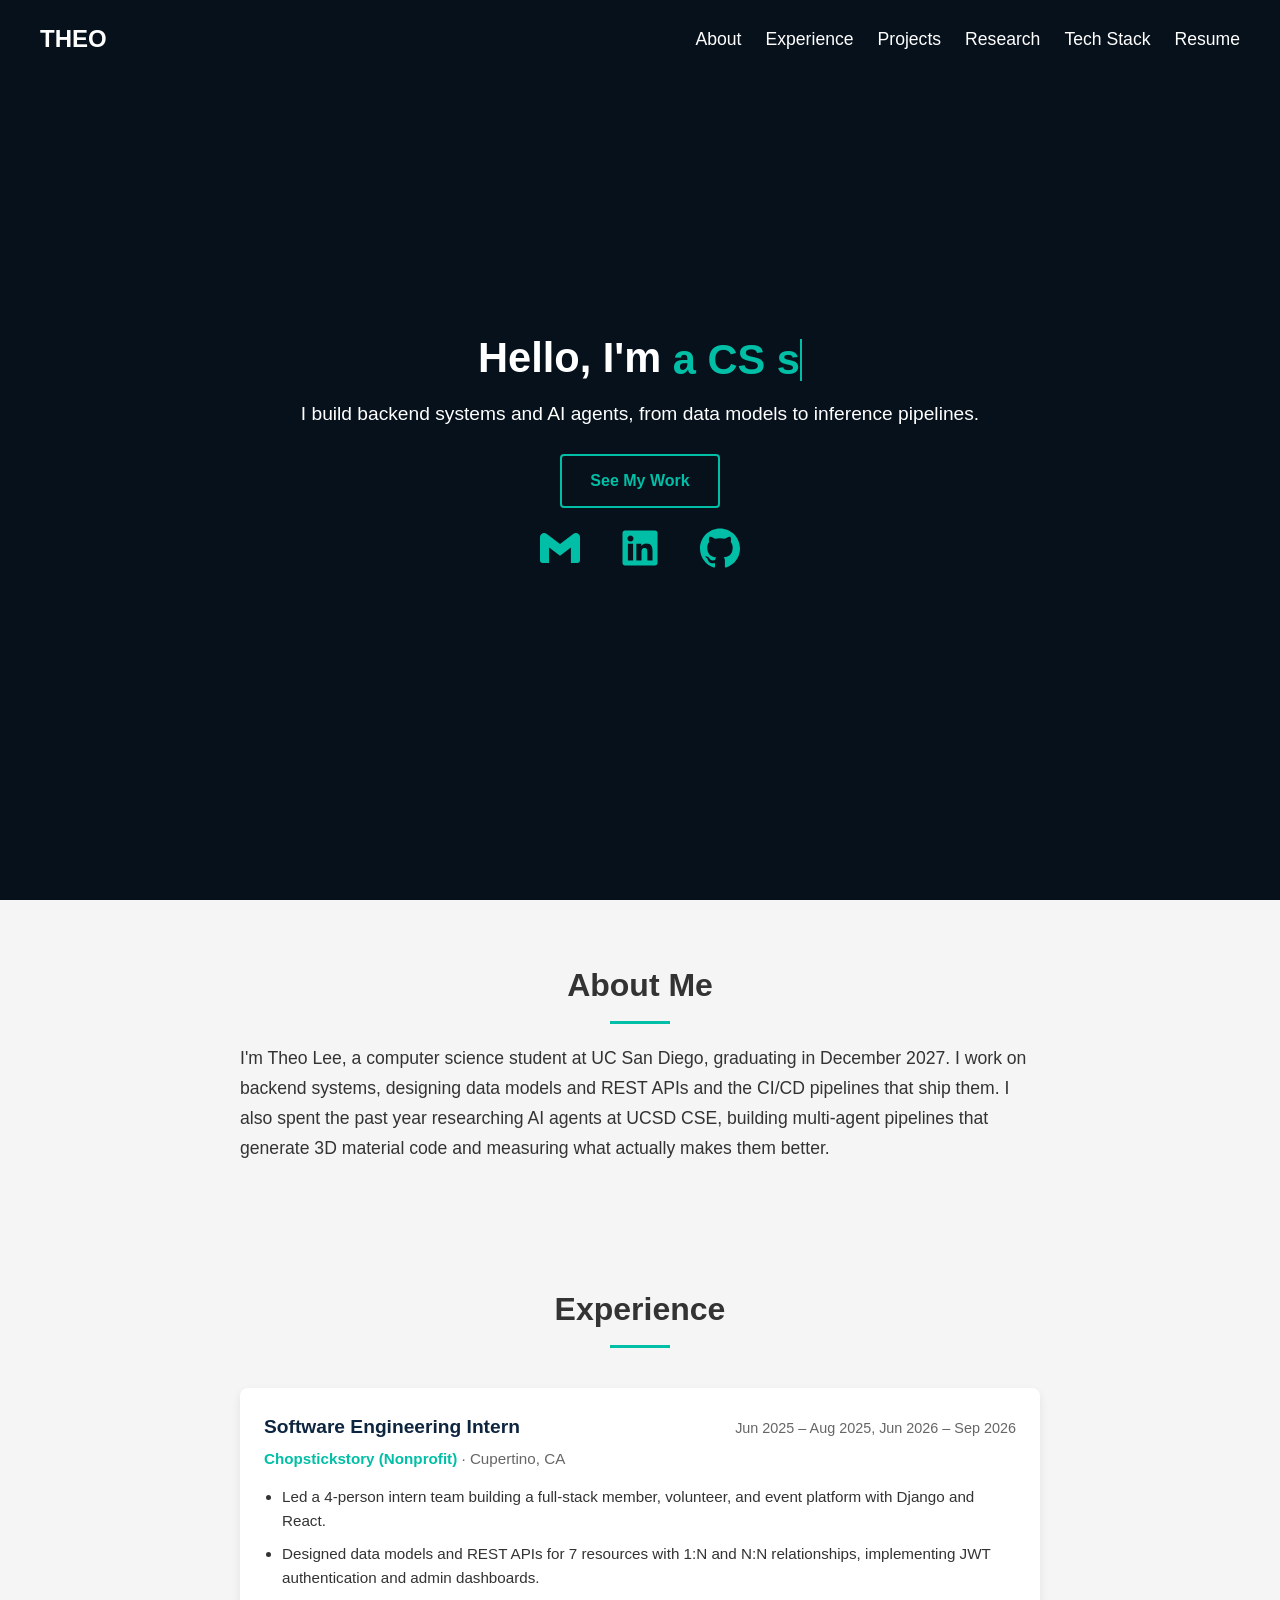
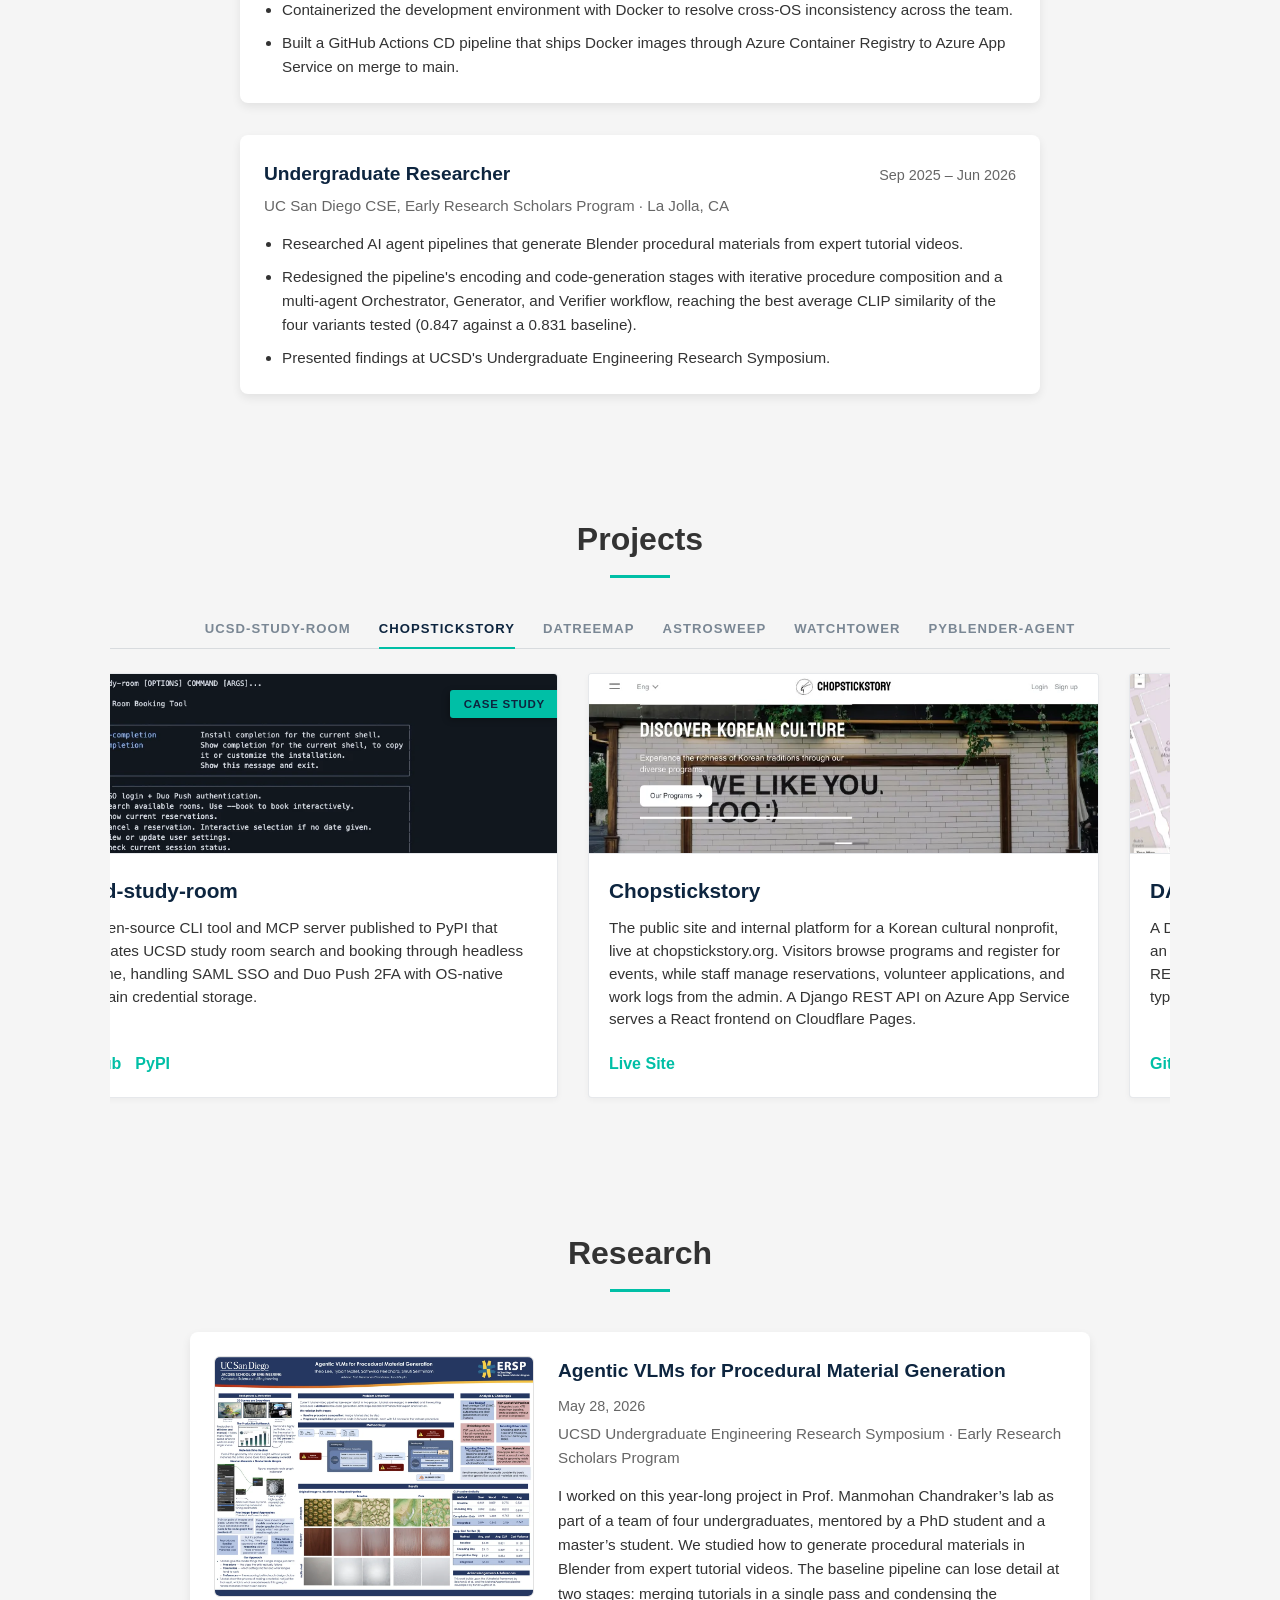
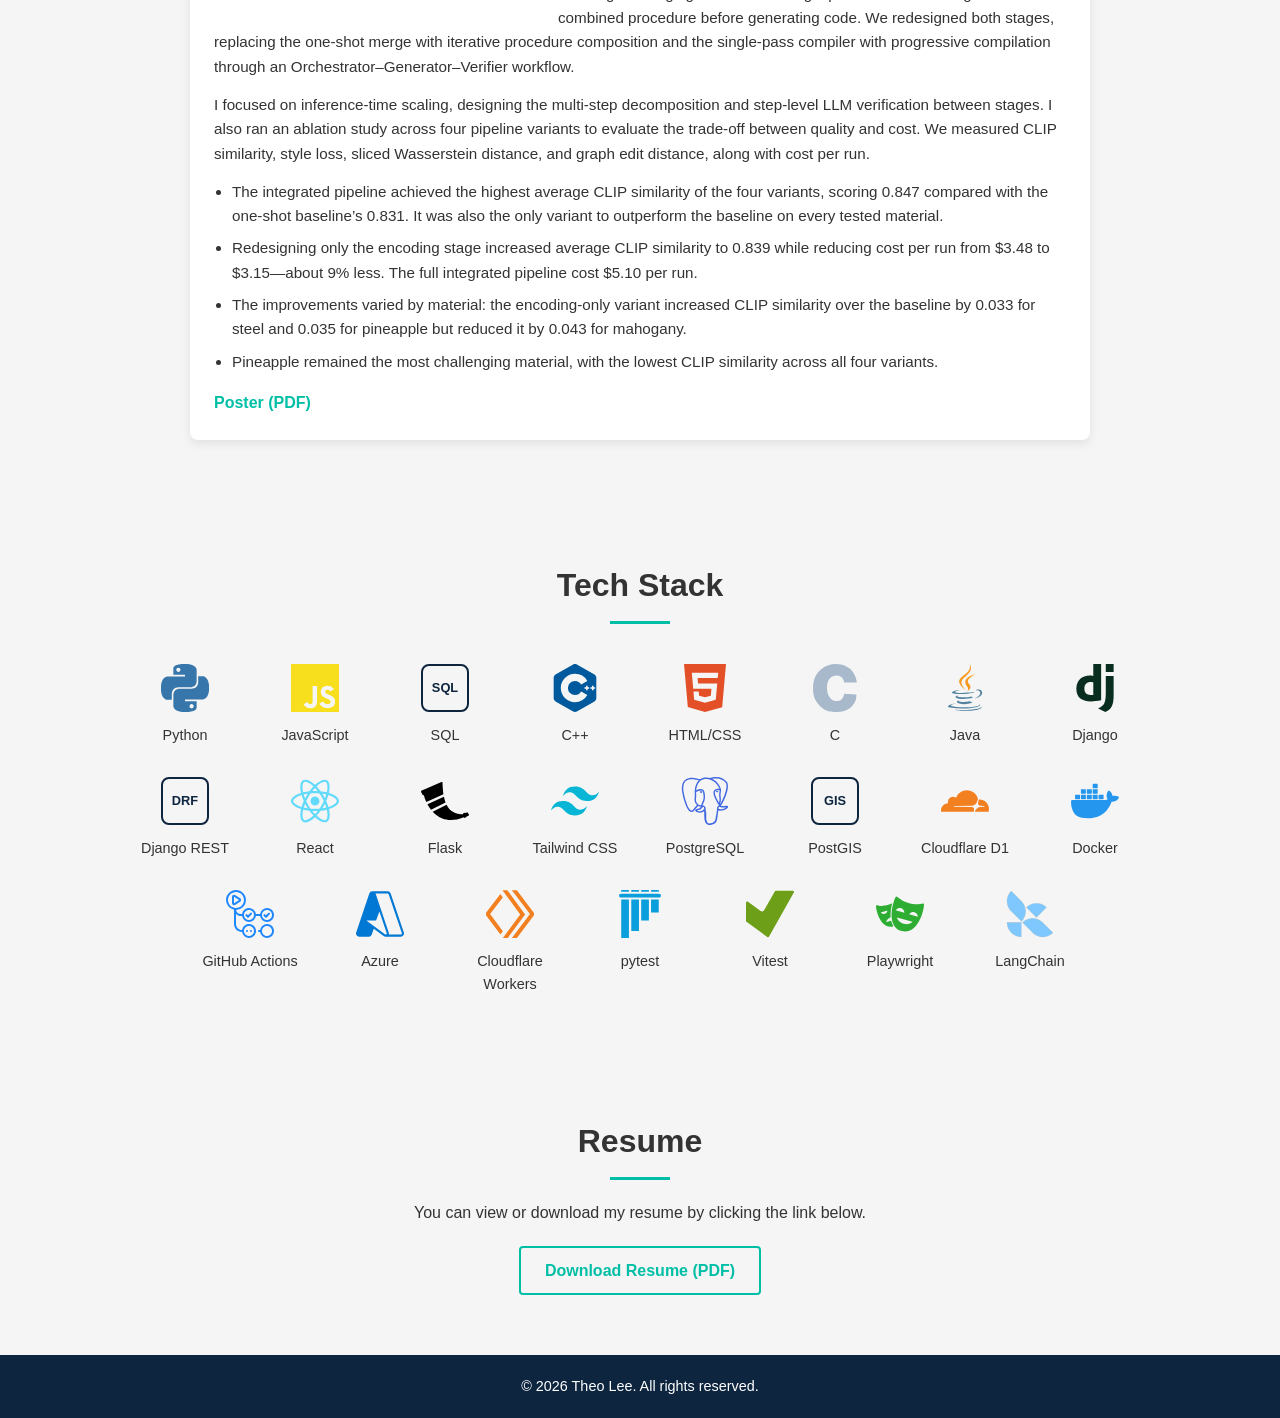
<file: index.html>
<!DOCTYPE html>
<html lang="en">
<head>
  <meta charset="UTF-8">
  <meta name="viewport" content="width=device-width, initial-scale=1.0">
  <title>THEO LEE</title>
  <meta name="description" content="Theo Lee, a computer science student at UC San Diego building backend systems and AI agents, from data models to inference pipelines.">
  <link rel="icon" href="assets/favicon.svg" type="image/svg+xml">
  <meta property="og:type" content="website">
  <meta property="og:title" content="Theo Lee">
  <meta property="og:description" content="Computer science student at UC San Diego building backend systems and AI agents, from data models to inference pipelines.">
  <meta property="og:url" content="https://theolee021.github.io/">
  <meta property="og:image" content="https://theolee021.github.io/assets/images/og-cover.jpg">
  <meta name="twitter:card" content="summary_large_image">
  <!-- Link to the external stylesheet -->
  <link rel="stylesheet" href="assets/css/style.css">
</head>
<body>
  <!-- Hero/header section with a background image and navigation -->
  <header id="home">
    <nav>
      <a href="#home" class="logo" aria-label="Back to top">THEO</a>
      <button class="nav-toggle" type="button" aria-expanded="false" aria-controls="nav-links" aria-label="Open menu">
        <span class="nav-toggle__bar"></span>
        <span class="nav-toggle__bar"></span>
        <span class="nav-toggle__bar"></span>
      </button>
      <ul class="nav-links" id="nav-links">
        <li><a href="#about">About</a></li>
        <li><a href="#experience">Experience</a></li>
        <li><a href="#projects">Projects</a></li>
        <li><a href="#research">Research</a></li>
        <li><a href="#stack">Tech&nbsp;Stack</a></li>
        <li><a href="#resume">Resume</a></li>
        <li class="nav-social">
          <div class="social-links">
            <a href="mailto:theolee021@gmail.com" aria-label="Email" class="gmail-icon" target="_blank" rel="noopener noreferrer">
              <svg role="img" viewBox="0 0 24 24" xmlns="http://www.w3.org/2000/svg"><title>Gmail</title><path d="M24 5.457v13.909c0 .904-.732 1.636-1.636 1.636h-3.819V11.73L12 16.64l-6.545-4.91v9.273H1.636A1.636 1.636 0 0 1 0 19.366V5.457c0-2.023 2.309-3.178 3.927-1.964L5.455 4.64 12 9.548l6.545-4.91 1.528-1.145C21.69 2.28 24 3.434 24 5.457z"/></svg>
            </a>
            <a href="https://www.linkedin.com/in/theolee021/" aria-label="LinkedIn" class="linkedin-icon" target="_blank" rel="noopener noreferrer">
              <svg xmlns="http://www.w3.org/2000/svg" viewBox="0 0 448 512"><path d="M416 32H31.9C14.3 32 0 46.5 0 64.3v383.4C0 465.5 14.3 480 31.9 480H416c17.6 0 32-14.5 32-32.3V64.3c0-17.8-14.4-32.3-32-32.3zM135.4 416H69V202.2h66.5V416zm-33.2-243c-21.3 0-38.5-17.3-38.5-38.5S80.9 96 102.2 96c21.2 0 38.5 17.3 38.5 38.5 0 21.3-17.2 38.5-38.5 38.5zm282.1 243h-66.4V312c0-24.8-.5-56.7-34.5-56.7-34.6 0-39.9 27-39.9 54.9V416h-66.4V202.2h63.7v29.2h.9c8.9-16.8 30.6-34.5 62.9-34.5 67.2 0 79.7 44.3 79.7 101.9V416z"/></svg>
            </a>
            <a href="https://github.com/TheoLee021" aria-label="GitHub" class="github-icon" target="_blank" rel="noopener noreferrer">
              <svg role="img" viewBox="0 0 24 24" xmlns="http://www.w3.org/2000/svg"><title>GitHub</title><path d="M12 .297c-6.63 0-12 5.373-12 12 0 5.303 3.438 9.8 8.205 11.385.6.113.82-.258.82-.577 0-.285-.01-1.04-.015-2.04-3.338.724-4.042-1.61-4.042-1.61C4.422 18.07 3.633 17.7 3.633 17.7c-1.087-.744.084-.729.084-.729 1.205.084 1.838 1.236 1.838 1.236 1.07 1.835 2.809 1.305 3.495.998.108-.776.417-1.305.76-1.605-2.665-.3-5.466-1.332-5.466-5.93 0-1.31.465-2.38 1.235-3.22-.135-.303-.54-1.523.105-3.176 0 0 1.005-.322 3.3 1.23.96-.267 1.98-.399 3-.405 1.02.006 2.04.138 3 .405 2.28-1.552 3.285-1.23 3.285-1.23.645 1.653.24 2.873.12 3.176.765.84 1.23 1.91 1.23 3.22 0 4.61-2.805 5.625-5.475 5.92.42.36.81 1.096.81 2.22 0 1.606-.015 2.896-.015 3.286 0 .315.21.69.825.57C20.565 22.092 24 17.592 24 12.297c0-6.627-5.373-12-12-12"/></svg>
            </a>
          </div>
        </li>
      </ul>
    </nav>
    <div class="hero-content">
      <h1>Hello, I'm <span id="typing-text" class="typing-effect"></span></h1>
      <p>I build backend systems and AI agents, from data models to inference pipelines.</p>
      <a href="#projects" class="cta-button">See My Work</a>
    <!-- Contact links -->
    <div class="contact-links">
      <div class="social-links">
        <!-- Email/Gmail icon -->
        <a href="mailto:theolee021@gmail.com" aria-label="Email" class="gmail-icon" target="_blank" rel="noopener noreferrer">
          <svg role="img" viewBox="0 0 24 24" xmlns="http://www.w3.org/2000/svg"><title>Gmail</title><path d="M24 5.457v13.909c0 .904-.732 1.636-1.636 1.636h-3.819V11.73L12 16.64l-6.545-4.91v9.273H1.636A1.636 1.636 0 0 1 0 19.366V5.457c0-2.023 2.309-3.178 3.927-1.964L5.455 4.64 12 9.548l6.545-4.91 1.528-1.145C21.69 2.28 24 3.434 24 5.457z"/></svg>
        </a>
        <!-- LinkedIn icon -->
        <a href="https://www.linkedin.com/in/theolee021/" aria-label="LinkedIn" class="linkedin-icon" target="_blank" rel="noopener noreferrer">
          <svg xmlns="http://www.w3.org/2000/svg" viewBox="0 0 448 512"><path d="M416 32H31.9C14.3 32 0 46.5 0 64.3v383.4C0 465.5 14.3 480 31.9 480H416c17.6 0 32-14.5 32-32.3V64.3c0-17.8-14.4-32.3-32-32.3zM135.4 416H69V202.2h66.5V416zm-33.2-243c-21.3 0-38.5-17.3-38.5-38.5S80.9 96 102.2 96c21.2 0 38.5 17.3 38.5 38.5 0 21.3-17.2 38.5-38.5 38.5zm282.1 243h-66.4V312c0-24.8-.5-56.7-34.5-56.7-34.6 0-39.9 27-39.9 54.9V416h-66.4V202.2h63.7v29.2h.9c8.9-16.8 30.6-34.5 62.9-34.5 67.2 0 79.7 44.3 79.7 101.9V416z"/></svg>
        </a>
        <!-- GitHub icon -->
        <a href="https://github.com/TheoLee021" aria-label="GitHub" class="github-icon" target="_blank" rel="noopener noreferrer">
          <svg role="img" viewBox="0 0 24 24" xmlns="http://www.w3.org/2000/svg"><title>GitHub</title><path d="M12 .297c-6.63 0-12 5.373-12 12 0 5.303 3.438 9.8 8.205 11.385.6.113.82-.258.82-.577 0-.285-.01-1.04-.015-2.04-3.338.724-4.042-1.61-4.042-1.61C4.422 18.07 3.633 17.7 3.633 17.7c-1.087-.744.084-.729.084-.729 1.205.084 1.838 1.236 1.838 1.236 1.07 1.835 2.809 1.305 3.495.998.108-.776.417-1.305.76-1.605-2.665-.3-5.466-1.332-5.466-5.93 0-1.31.465-2.38 1.235-3.22-.135-.303-.54-1.523.105-3.176 0 0 1.005-.322 3.3 1.23.96-.267 1.98-.399 3-.405 1.02.006 2.04.138 3 .405 2.28-1.552 3.285-1.23 3.285-1.23.645 1.653.24 2.873.12 3.176.765.84 1.23 1.91 1.23 3.22 0 4.61-2.805 5.625-5.475 5.92.42.36.81 1.096.81 2.22 0 1.606-.015 2.896-.015 3.286 0 .315.21.69.825.57C20.565 22.092 24 17.592 24 12.297c0-6.627-5.373-12-12-12"/></svg>
        </a>
      </div>
    </div>
    </div>
  </header>

  <main>
    <!-- About section -->
    <section id="about" class="about-section">
      <h2>About Me</h2>
      <p>
        I'm Theo Lee, a computer science student at UC San Diego, graduating in
        December 2027. I work on backend systems, designing data models and REST
        APIs and the CI/CD pipelines that ship them. I also spent the past year
        researching AI agents at UCSD CSE, building multi-agent pipelines that
        generate 3D material code and measuring what actually makes them better.
      </p>
    </section>

    <!-- Experience section -->
    <section id="experience" class="experience-section">
      <h2>Experience</h2>
      <div class="experience-list">
        <article class="experience-item">
          <div class="experience-head">
            <h3>Software Engineering Intern</h3>
            <span class="experience-date">Jun 2025 &ndash; Aug 2025, Jun 2026 &ndash; Sep 2026</span>
          </div>
          <p class="experience-org"><a href="#projects" data-project="chopstickstory">Chopstickstory (Nonprofit)</a> &middot; Cupertino, CA</p>
          <ul>
            <li>Led a 4-person intern team building a full-stack member, volunteer, and event platform with Django and React.</li>
            <li>Designed data models and REST APIs for 7 resources with 1:N and N:N relationships, implementing JWT authentication and admin dashboards.</li>
            <li>Containerized the development environment with Docker to resolve cross-OS inconsistency across the team.</li>
            <li>Built a GitHub Actions CD pipeline that ships Docker images through Azure Container Registry to Azure App Service on merge to main.</li>
          </ul>
        </article>
        <article class="experience-item">
          <div class="experience-head">
            <h3>Undergraduate Researcher</h3>
            <span class="experience-date">Sep 2025 &ndash; Jun 2026</span>
          </div>
          <p class="experience-org">UC San Diego CSE, Early Research Scholars Program &middot; La Jolla, CA</p>
          <ul>
            <li>Researched AI agent pipelines that generate Blender procedural materials from expert tutorial videos.</li>
            <li>Redesigned the pipeline's encoding and code-generation stages with iterative procedure composition and a multi-agent Orchestrator, Generator, and Verifier workflow, reaching the best average CLIP similarity of the four variants tested (0.847 against a 0.831 baseline).</li>
            <li>Presented findings at UCSD's Undergraduate Engineering Research Symposium.</li>
          </ul>
        </article>
      </div>
    </section>

    <!-- Projects section -->
    <section id="projects" class="projects-section">
      <h2>Projects</h2>
      <div class="projects-scroller" tabindex="0" role="region" aria-label="Projects, scroll horizontally to see more">
        <div class="project-card project-card--featured">
          <span class="project-badge">Case Study</span>
          <img src="assets/images/study-room.webp" alt="ucsd-study-room command line interface output" loading="lazy">
          <h3><a href="projects/ucsd-study-room/" class="project-card__link" aria-label="ucsd-study-room case study">ucsd-study-room</a></h3>
          <p>An open-source CLI tool and MCP server published to PyPI that automates UCSD study room search and booking through headless Chrome, handling SAML SSO and Duo Push 2FA with OS-native keychain credential storage.</p>
          <div class="project-links">
            <a href="https://github.com/TheoLee021/ucsd-study-room" class="project-link" target="_blank" rel="noopener noreferrer">GitHub</a>
            <a href="https://pypi.org/project/ucsd-study-room/" class="project-link" target="_blank" rel="noopener noreferrer">PyPI</a>
          </div>
        </div>
        <div class="project-card" data-project="chopstickstory">
          <img src="assets/images/chopstickstory.webp" alt="Chopstickstory home page with the site navigation and a Discover Korean Culture headline" loading="lazy">
          <h3>Chopstickstory</h3>
          <p>The public site and internal platform for a Korean cultural nonprofit, live at chopstickstory.org. Visitors browse programs and register for events, while staff manage reservations, volunteer applications, and work logs from the admin. A Django REST API on Azure App Service serves a React frontend on Cloudflare Pages.</p>
          <div class="project-links">
            <a href="https://chopstickstory.org" class="project-link" target="_blank" rel="noopener noreferrer">Live Site</a>
          </div>
        </div>
        <div class="project-card">
          <img src="assets/images/treemap.webp" alt="Interactive map of De Anza campus trees" loading="lazy">
          <h3>DATreeMap</h3>
          <p>A Django and PostGIS application serving 2,300+ campus trees on an interactive map for De Anza's Environmental Monitoring Club. REST APIs return GeoJSON over PostGIS spatial queries, with typical queries under 200 ms.</p>
          <div class="project-links">
            <a href="https://github.com/TheoLee021/DATreeMap" class="project-link" target="_blank" rel="noopener noreferrer">GitHub</a>
          </div>
        </div>
        <div class="project-card">
          <img src="assets/images/AstroSweep.gif" alt="AstroSweep 3D space debris simulation" loading="lazy">
          <h3>AstroSweep</h3>
          <p>A 3D simulation game prototype about space debris cleanup, built with Flask and CesiumJS. Simulates 500 debris objects across three orbital layers using real orbital mechanics. Won 2nd place at DA Hacks 3.0.</p>
          <div class="project-links">
            <a href="https://github.com/TheoLee021/AstroSweep" class="project-link" target="_blank" rel="noopener noreferrer">GitHub</a>
          </div>
        </div>
        <div class="project-card">
          <img src="assets/images/watchtower.webp" alt="WatchTower dashboard showing error counts and Core Web Vitals" loading="lazy">
          <h3>WatchTower</h3>
          <p>Backend Lead on a 13-person Agile team building a lightweight observability dashboard on Cloudflare Workers and D1. Owned the data model, API contract, and the event-ingestion worker with batch validation, payload size limits, and idempotent inserts.</p>
          <div class="project-links">
            <a href="https://github.com/cse110-sp26-group7/Watchtower" class="project-link" target="_blank" rel="noopener noreferrer">GitHub</a>
            <a href="https://cse110-sp26-group7.github.io/Watchtower/landing/" class="project-link" target="_blank" rel="noopener noreferrer">Landing</a>
            <a href="https://youtu.be/rJK7l-YkAIY?si=hnxTpk_2eZT9fHYv&amp;t=55" class="project-link" target="_blank" rel="noopener noreferrer">Demo</a>
          </div>
        </div>
        <div class="project-card">
          <img src="assets/images/pyblender.webp" alt="Procedural clay material rendered in Blender by the agent" loading="lazy">
          <h3>PyBlender-Agent</h3>
          <p>An AI agent that generates Blender procedural materials from natural language. A RAG pipeline retrieves Blender's Python API documentation from a vector database, and MCP JSON-RPC connects the agent to a headless Blender instance that executes the generated code.</p>
          <div class="project-links">
            <a href="https://github.com/TheoLee021/PyBlender-Agent-V1" class="project-link" target="_blank" rel="noopener noreferrer">GitHub</a>
          </div>
        </div>
      </div>
    </section>

    <!-- Research section -->
    <section id="research" class="research-section">
      <h2>Research</h2>
      <article class="research-item">
        <a class="research-poster" href="assets/docs/ersp-uers-poster.pdf" target="_blank" rel="noopener noreferrer" aria-label="Open the full research poster as a PDF">
          <img src="assets/images/ersp-poster.webp" alt="Research poster titled Agentic VLMs for Procedural Material Generation, laid out in panels covering background, problem statement, methodology, results and analysis" loading="lazy">
        </a>
        <div class="research-body">
          <div class="research-head">
            <h3>Agentic VLMs for Procedural Material Generation</h3>
            <span class="research-date">May 28, 2026</span>
          </div>
          <p class="research-org">UCSD Undergraduate Engineering Research Symposium &middot; Early Research Scholars Program</p>
          <p>I worked on this year-long project in Prof. Manmohan Chandraker’s lab as part of a team of four undergraduates, mentored by a PhD student and a master’s student. We studied how to generate procedural materials in Blender from expert tutorial videos. The baseline pipeline can lose detail at two stages: merging tutorials in a single pass and condensing the combined procedure before generating code. We redesigned both stages, replacing the one-shot merge with iterative procedure composition and the single-pass compiler with progressive compilation through an Orchestrator–Generator–Verifier workflow.</p>
          <p>I focused on inference-time scaling, designing the multi-step decomposition and step-level LLM verification between stages. I also ran an ablation study across four pipeline variants to evaluate the trade-off between quality and cost. We measured CLIP similarity, style loss, sliced Wasserstein distance, and graph edit distance, along with cost per run.</p>
          <ul>
            <li>The integrated pipeline achieved the highest average CLIP similarity of the four variants, scoring 0.847 compared with the one-shot baseline’s 0.831. It was also the only variant to outperform the baseline on every tested material.</li>
            <li>Redesigning only the encoding stage increased average CLIP similarity to 0.839 while reducing cost per run from $3.48 to $3.15—about 9% less. The full integrated pipeline cost $5.10 per run.</li>
            <li>The improvements varied by material: the encoding-only variant increased CLIP similarity over the baseline by 0.033 for steel and 0.035 for pineapple but reduced it by 0.043 for mahogany.</li>
            <li>Pineapple remained the most challenging material, with the lowest CLIP similarity across all four variants.</li>
          </ul>
          <div class="project-links">
            <a href="assets/docs/ersp-uers-poster.pdf" class="project-link" target="_blank" rel="noopener noreferrer">Poster (PDF)</a>
          </div>
        </div>
      </article>
    </section>

    <!-- Tech Stack section -->
    <section id="stack" class="tech-section">
      <h2>Tech Stack</h2>
      <div class="tech-grid">
        <div class="tech-item python-icon"><svg role="img" viewBox="0 0 24 24" xmlns="http://www.w3.org/2000/svg"><title>Python</title><path d="M14.25.18l.9.2.73.26.59.3.45.32.34.34.25.34.16.33.1.3.04.26.02.2-.01.13V8.5l-.05.63-.13.55-.21.46-.26.38-.3.31-.33.25-.35.19-.35.14-.33.1-.3.07-.26.04-.21.02H8.77l-.69.05-.59.14-.5.22-.41.27-.33.32-.27.35-.2.36-.15.37-.1.35-.07.32-.04.27-.02.21v3.06H3.17l-.21-.03-.28-.07-.32-.12-.35-.18-.36-.26-.36-.36-.35-.46-.32-.59-.28-.73-.21-.88-.14-1.05-.05-1.23.06-1.22.16-1.04.24-.87.32-.71.36-.57.4-.44.42-.33.42-.24.4-.16.36-.1.32-.05.24-.01h.16l.06.01h8.16v-.83H6.18l-.01-2.75-.02-.37.05-.34.11-.31.17-.28.25-.26.31-.23.38-.2.44-.18.51-.15.58-.12.64-.1.71-.06.77-.04.84-.02 1.27.05zm-6.3 1.98l-.23.33-.08.41.08.41.23.34.33.22.41.09.41-.09.33-.22.23-.34.08-.41-.08-.41-.23-.33-.33-.22-.41-.09-.41.09zm13.09 3.95l.28.06.32.12.35.18.36.27.36.35.35.47.32.59.28.73.21.88.14 1.04.05 1.23-.06 1.23-.16 1.04-.24.86-.32.71-.36.57-.4.45-.42.33-.42.24-.4.16-.36.09-.32.05-.24.02-.16-.01h-8.22v.82h5.84l.01 2.76.02.36-.05.34-.11.31-.17.29-.25.25-.31.24-.38.2-.44.17-.51.15-.58.13-.64.09-.71.07-.77.04-.84.01-1.27-.04-1.07-.14-.9-.2-.73-.25-.59-.3-.45-.33-.34-.34-.25-.34-.16-.33-.1-.3-.04-.25-.02-.2.01-.13v-5.34l.05-.64.13-.54.21-.46.26-.38.3-.32.33-.24.35-.2.35-.14.33-.1.3-.06.26-.04.21-.02.13-.01h5.84l.69-.05.59-.14.5-.21.41-.28.33-.32.27-.35.2-.36.15-.36.1-.35.07-.32.04-.28.02-.21V6.07h2.09l.14.01zm-6.47 14.25l-.23.33-.08.41.08.41.23.33.33.23.41.08.41-.08.33-.23.23-.33.08-.41-.08-.41-.23-.33-.33-.23-.41-.08-.41.08z"/></svg><span>Python</span></div>
        <div class="tech-item javascript-icon"><svg role="img" viewBox="0 0 24 24" xmlns="http://www.w3.org/2000/svg"><title>JavaScript</title><path d="M0 0h24v24H0V0zm22.034 18.276c-.175-1.095-.888-2.015-3.003-2.873-.736-.345-1.554-.585-1.797-1.14-.091-.33-.105-.51-.046-.705.15-.646.915-.84 1.515-.66.39.12.75.42.976.9 1.034-.676 1.034-.676 1.755-1.125-.27-.42-.404-.601-.586-.78-.63-.705-1.469-1.065-2.834-1.034l-.705.089c-.676.165-1.32.525-1.71 1.005-1.14 1.291-.811 3.541.569 4.471 1.365 1.02 3.361 1.244 3.616 2.205.24 1.17-.87 1.545-1.966 1.41-.811-.18-1.26-.586-1.755-1.336l-1.83 1.051c.21.48.45.689.81 1.109 1.74 1.756 6.09 1.666 6.871-1.004.029-.09.24-.705.074-1.65l.046.067zm-8.983-7.245h-2.248c0 1.938-.009 3.864-.009 5.805 0 1.232.063 2.363-.138 2.711-.33.689-1.18.601-1.566.48-.396-.196-.597-.466-.83-.855-.063-.105-.11-.196-.127-.196l-1.825 1.125c.305.63.75 1.172 1.324 1.517.855.51 2.004.675 3.207.405.783-.226 1.458-.691 1.811-1.411.51-.93.402-2.07.397-3.346.012-2.054 0-4.109 0-6.179l.004-.056z"/></svg><span>JavaScript</span></div>
        <div class="tech-item tech-item--text"><span class="tech-chip" aria-hidden="true">SQL</span><span>SQL</span></div>
        <div class="tech-item cplusplus-icon"><svg role="img" viewBox="0 0 24 24" xmlns="http://www.w3.org/2000/svg"><title>C++</title><path d="M22.394 6c-.167-.29-.398-.543-.652-.69L12.926.22c-.509-.294-1.34-.294-1.848 0L2.26 5.31c-.508.293-.923 1.013-.923 1.6v10.18c0 .294.104.62.271.91.167.29.398.543.652.69l8.816 5.09c.508.293 1.34.293 1.848 0l8.816-5.09c.254-.147.485-.4.652-.69.167-.29.27-.616.27-.91V6.91c.003-.294-.1-.62-.268-.91zM12 19.11c-3.92 0-7.109-3.19-7.109-7.11 0-3.92 3.19-7.11 7.11-7.11a7.133 7.133 0 016.156 3.553l-3.076 1.78a3.567 3.567 0 00-3.08-1.78A3.56 3.56 0 008.444 12 3.56 3.56 0 0012 15.555a3.57 3.57 0 003.08-1.778l3.078 1.78A7.135 7.135 0 0112 19.11zm7.11-6.715h-.79v.79h-.79v-.79h-.79v-.79h.79v-.79h.79v.79h.79zm2.962 0h-.79v.79h-.79v-.79h-.79v-.79h.79v-.79h.79v.79h.79z"/></svg><span>C++</span></div>
        <div class="tech-item html5-icon"><svg role="img" viewBox="0 0 24 24" xmlns="http://www.w3.org/2000/svg"><title>HTML5</title><path d="M1.5 0h21l-1.91 21.563L11.977 24l-8.564-2.438L1.5 0zm7.031 9.75l-.232-2.718 10.059.003.23-2.622L5.412 4.41l.698 8.01h9.126l-.326 3.426-2.91.804-2.955-.81-.188-2.11H6.248l.33 4.171L12 19.351l5.379-1.443.744-8.157H8.531z"/></svg><span>HTML/CSS</span></div>
        <div class="tech-item c-icon"><svg role="img" viewBox="0 0 24 24" xmlns="http://www.w3.org/2000/svg"><title>C</title><path d="M16.5921 9.1962s-.354-3.298-3.627-3.39c-3.2741-.09-4.9552 2.474-4.9552 6.14 0 3.6651 1.858 6.5972 5.0451 6.5972 3.184 0 3.5381-3.665 3.5381-3.665l6.1041.365s.36 3.31-2.196 5.836c-2.552 2.5241-5.6901 2.9371-7.8762 2.9201-2.19-.017-5.2261.034-8.1602-2.97-2.938-3.0101-3.436-5.9302-3.436-8.8002 0-2.8701.556-6.6702 4.047-9.5502C7.444.72 9.849 0 12.254 0c10.0422 0 10.7172 9.2602 10.7172 9.2602z"/></svg><span>C</span></div>
        <div class="tech-item java-icon"><svg role="img" version="1.1" xmlns="http://www.w3.org/2000/svg" xmlns:xlink="http://www.w3.org/1999/xlink" viewBox="0 0 300 385" xml:space="preserve"><title>Java</title> <path style="fill:#5382A1;" d="M285.104,430.945h-2.038v-1.14h5.486v1.14h-2.024v5.688h-1.424V430.945z M296.046,431.242h-0.032 l-2.019,5.392h-0.924l-2.006-5.392h-0.025v5.392h-1.342v-6.828h1.975l1.86,4.835l1.854-4.835h1.968v6.828h-1.31V431.242z"/> <path style="fill:#5382A1;" d="M102.681,291.324c0,0-14.178,8.245,10.09,11.035c29.4,3.354,44.426,2.873,76.825-3.259 c0,0,8.518,5.341,20.414,9.967C137.38,340.195,45.634,307.264,102.681,291.324"/> <path style="fill:#5382A1;" d="M93.806,250.704c0,0-15.902,11.771,8.384,14.283c31.406,3.24,56.208,3.505,99.125-4.759 c0,0,5.936,6.018,15.27,9.309C128.771,295.215,30.962,271.562,93.806,250.704"/> <path style="fill:#F8981D;" d="M168.625,181.799c17.896,20.604-4.702,39.145-4.702,39.145s45.441-23.458,24.572-52.833 c-19.491-27.394-34.438-41.005,46.479-87.934C234.974,80.177,107.961,111.899,168.625,181.799"/> <path style="fill:#5382A1;" d="M264.684,321.369c0,0,10.492,8.645-11.555,15.333c-41.923,12.7-174.488,16.535-211.314,0.506 c-13.238-5.759,11.587-13.751,19.396-15.428c8.144-1.766,12.798-1.437,12.798-1.437c-14.722-10.371-95.157,20.364-40.857,29.166 C181.236,373.524,303.095,338.695,264.684,321.369"/> <path style="fill:#5382A1;" d="M109.499,208.617c0,0-67.431,16.016-23.879,21.832c18.389,2.462,55.047,1.905,89.193-0.956 c27.906-2.354,55.927-7.359,55.927-7.359s-9.84,4.214-16.959,9.075c-68.475,18.009-200.756,9.631-162.674-8.79 C83.313,206.851,109.499,208.617,109.499,208.617"/> <path style="fill:#5382A1;" d="M230.462,276.231c69.608-36.171,37.424-70.931,14.96-66.248c-5.506,1.146-7.961,2.139-7.961,2.139 s2.044-3.202,5.948-4.588c44.441-15.624,78.619,46.081-14.346,70.52C229.063,278.055,230.14,277.092,230.462,276.231"/> <path style="fill:#F8981D;" d="M188.495,4.399c0,0,38.55,38.563-36.563,97.862c-60.233,47.568-13.735,74.69-0.025,105.678 c-35.159-31.722-60.961-59.647-43.651-85.637C133.663,84.151,204.049,65.654,188.495,4.399"/> <path style="fill:#5382A1;" d="M116.339,374.246c66.815,4.277,169.417-2.373,171.847-33.988c0,0-4.671,11.985-55.219,21.503 c-57.028,10.732-127.364,9.479-169.081,2.601C63.887,364.361,72.426,371.43,116.339,374.246"/> <path style="fill:#5382A1;" d="M105.389,495.048c-6.303,5.467-12.96,8.536-18.934,8.536c-8.527,0-13.134-5.113-13.134-13.314 c0-8.871,4.936-15.357,24.739-15.357h7.328V495.048 M122.781,514.671v-60.742c0-15.517-8.85-25.756-30.188-25.756 c-12.457,0-23.369,3.076-32.238,6.999l2.56,10.752c6.983-2.563,16.022-4.949,24.894-4.949c12.292,0,17.58,4.949,17.58,15.181v7.677 h-6.135c-29.865,0-43.337,11.593-43.337,28.994c0,15.017,8.878,23.553,25.594,23.553c10.745,0,18.766-4.436,26.264-10.928 l1.361,9.22H122.781z"/> <path style="fill:#5382A1;" d="M180.825,514.671h-21.692l-26.106-84.96h18.943l16.199,52.2l3.601,15.699 c8.195-22.698,13.991-45.726,16.89-67.899h18.427C202.15,457.688,193.266,488.396,180.825,514.671"/> <path style="fill:#5382A1;" d="M264.038,495.048c-6.315,5.467-12.984,8.536-18.958,8.536c-8.512,0-13.131-5.113-13.131-13.314 c0-8.871,4.948-15.357,24.749-15.357h7.34V495.048 M281.428,514.671v-60.742c0-15.517-8.872-25.756-30.185-25.756 c-12.466,0-23.382,3.076-32.247,6.999l2.556,10.752c6.986-2.563,16.042-4.949,24.907-4.949c12.283,0,17.579,4.949,17.579,15.181 v7.677h-6.145c-29.874,0-43.34,11.593-43.34,28.994c0,15.017,8.871,23.553,25.584,23.553c10.751,0,18.769-4.436,26.28-10.928 l1.366,9.22H281.428z"/> <path style="fill:#5382A1;" d="M36.847,529.099c-4.958,7.239-12.966,12.966-21.733,16.206l-8.587-10.105 c6.673-3.424,12.396-8.954,15.055-14.105c2.3-4.581,3.252-10.485,3.252-24.604v-96.995h18.478v95.666 C43.311,514.038,41.802,521.663,36.847,529.099"/> </svg><span>Java</span></div>
        <div class="tech-item django-icon"><svg role="img" viewBox="0 0 24 24" xmlns="http://www.w3.org/2000/svg"><title>Django</title><path d="M11.146 0h3.924v18.166c-2.013.382-3.491.535-5.096.535-4.791 0-7.288-2.166-7.288-6.32 0-4.002 2.65-6.6 6.753-6.6.637 0 1.121.05 1.707.203zm0 9.143a3.894 3.894 0 00-1.325-.204c-1.988 0-3.134 1.223-3.134 3.365 0 2.09 1.096 3.236 3.109 3.236.433 0 .79-.025 1.35-.102V9.142zM21.314 6.06v9.098c0 3.134-.229 4.638-.917 5.937-.637 1.249-1.478 2.039-3.211 2.905l-3.644-1.733c1.733-.815 2.574-1.53 3.109-2.625.561-1.121.739-2.421.739-5.835V6.059h3.924zM17.39.021h3.924v4.026H17.39z"/></svg><span>Django</span></div>
        <div class="tech-item tech-item--text"><span class="tech-chip" aria-hidden="true">DRF</span><span>Django REST</span></div>
        <div class="tech-item react-icon"><svg role="img" viewBox="0 0 24 24" xmlns="http://www.w3.org/2000/svg"><title>React</title><path d="M14.23 12.004a2.236 2.236 0 0 1-2.235 2.236 2.236 2.236 0 0 1-2.236-2.236 2.236 2.236 0 0 1 2.235-2.236 2.236 2.236 0 0 1 2.236 2.236zm2.648-10.69c-1.346 0-3.107.96-4.888 2.622-1.78-1.653-3.542-2.602-4.887-2.602-.41 0-.783.093-1.106.278-1.375.793-1.683 3.264-.973 6.365C1.98 8.917 0 10.42 0 12.004c0 1.59 1.99 3.097 5.043 4.03-.704 3.113-.39 5.588.988 6.38.32.187.69.275 1.102.275 1.345 0 3.107-.96 4.888-2.624 1.78 1.654 3.542 2.603 4.887 2.603.41 0 .783-.09 1.106-.275 1.374-.792 1.683-3.263.973-6.365C22.02 15.096 24 13.59 24 12.004c0-1.59-1.99-3.097-5.043-4.032.704-3.11.39-5.587-.988-6.38-.318-.184-.688-.277-1.092-.278zm-.005 1.09v.006c.225 0 .406.044.558.127.666.382.955 1.835.73 3.704-.054.46-.142.945-.25 1.44-.96-.236-2.006-.417-3.107-.534-.66-.905-1.345-1.727-2.035-2.447 1.592-1.48 3.087-2.292 4.105-2.295zm-9.77.02c1.012 0 2.514.808 4.11 2.28-.686.72-1.37 1.537-2.02 2.442-1.107.117-2.154.298-3.113.538-.112-.49-.195-.964-.254-1.42-.23-1.868.054-3.32.714-3.707.19-.09.4-.127.563-.132zm4.882 3.05c.455.468.91.992 1.36 1.564-.44-.02-.89-.034-1.345-.034-.46 0-.915.01-1.36.034.44-.572.895-1.096 1.345-1.565zM12 8.1c.74 0 1.477.034 2.202.093.406.582.802 1.203 1.183 1.86.372.64.71 1.29 1.018 1.946-.308.655-.646 1.31-1.013 1.95-.38.66-.773 1.288-1.18 1.87-.728.063-1.466.098-2.21.098-.74 0-1.477-.035-2.202-.093-.406-.582-.802-1.204-1.183-1.86-.372-.64-.71-1.29-1.018-1.946.303-.657.646-1.313 1.013-1.954.38-.66.773-1.286 1.18-1.868.728-.064 1.466-.098 2.21-.098zm-3.635.254c-.24.377-.48.763-.704 1.16-.225.39-.435.782-.635 1.174-.265-.656-.49-1.31-.676-1.947.64-.15 1.315-.283 2.015-.386zm7.26 0c.695.103 1.365.23 2.006.387-.18.632-.405 1.282-.66 1.933-.2-.39-.41-.783-.64-1.174-.225-.392-.465-.774-.705-1.146zm3.063.675c.484.15.944.317 1.375.498 1.732.74 2.852 1.708 2.852 2.476-.005.768-1.125 1.74-2.857 2.475-.42.18-.88.342-1.355.493-.28-.958-.646-1.956-1.1-2.98.45-1.017.81-2.01 1.085-2.964zm-13.395.004c.278.96.645 1.957 1.1 2.98-.45 1.017-.812 2.01-1.086 2.964-.484-.15-.944-.318-1.37-.5-1.732-.737-2.852-1.706-2.852-2.474 0-.768 1.12-1.742 2.852-2.476.42-.18.88-.342 1.356-.494zm11.678 4.28c.265.657.49 1.312.676 1.948-.64.157-1.316.29-2.016.39.24-.375.48-.762.705-1.158.225-.39.435-.788.636-1.18zm-9.945.02c.2.392.41.783.64 1.175.23.39.465.772.705 1.143-.695-.102-1.365-.23-2.006-.386.18-.63.406-1.282.66-1.933zM17.92 16.32c.112.493.2.968.254 1.423.23 1.868-.054 3.32-.714 3.708-.147.09-.338.128-.563.128-1.012 0-2.514-.807-4.11-2.28.686-.72 1.37-1.536 2.02-2.44 1.107-.118 2.154-.3 3.113-.54zm-11.83.01c.96.234 2.006.415 3.107.532.66.905 1.345 1.727 2.035 2.446-1.595 1.483-3.092 2.295-4.11 2.295-.22-.005-.406-.05-.553-.132-.666-.38-.955-1.834-.73-3.703.054-.46.142-.944.25-1.438zm4.56.64c.44.02.89.034 1.345.034.46 0 .915-.01 1.36-.034-.44.572-.895 1.095-1.345 1.565-.455-.47-.91-.993-1.36-1.565z"/></svg><span>React</span></div>
        <div class="tech-item flask-icon"><svg role="img" viewBox="0 0 24 24" xmlns="http://www.w3.org/2000/svg"><title>Flask</title><path d="M10.773 2.878c-.013 1.434.322 4.624.445 5.734l-8.558 3.83c-.56-.959-.98-2.304-1.237-3.38l-.06.027c-.205.09-.406.053-.494-.088l-.011-.018-.82-1.506c-.058-.105-.05-.252.024-.392a.78.78 0 0 1 .358-.331l9.824-4.207c.146-.064.299-.063.4.004.106.062.127.128.13.327Zm.68 7c.523 1.97.675 2.412.832 2.818l-7.263 3.7a19.35 19.35 0 0 1-1.81-2.83l8.24-3.689Zm12.432 8.786h.003c.283.402-.047.657-.153.698l-.947.37c.037.125.035.319-.217.414l-.736.287c-.229.09-.398-.059-.42-.2l-.025-.125c-4.427 1.784-7.94 1.685-10.696.647-1.981-.745-3.576-1.983-4.846-3.379l6.948-3.54c.721 1.431 1.586 2.454 2.509 3.178 2.086 1.638 4.415 1.712 5.793 1.563l-.047-.233c-.015-.077.007-.135.086-.165l.734-.288a.302.302 0 0 1 .342.086l.748-.288a.306.306 0 0 1 .341.086l.583.89Z"/></svg><span>Flask</span></div>
        <div class="tech-item tailwind-icon"><svg role="img" viewBox="0 0 24 24" xmlns="http://www.w3.org/2000/svg"><title>Tailwind CSS</title><path d="M12.001,4.8c-3.2,0-5.2,1.6-6,4.8c1.2-1.6,2.6-2.2,4.2-1.8c0.913,0.228,1.565,0.89,2.288,1.624 C13.666,10.618,15.027,12,18.001,12c3.2,0,5.2-1.6,6-4.8c-1.2,1.6-2.6,2.2-4.2,1.8c-0.913-0.228-1.565-0.89-2.288-1.624 C16.337,6.182,14.976,4.8,12.001,4.8z M6.001,12c-3.2,0-5.2,1.6-6,4.8c1.2-1.6,2.6-2.2,4.2-1.8c0.913,0.228,1.565,0.89,2.288,1.624 c1.177,1.194,2.538,2.576,5.512,2.576c3.2,0,5.2-1.6,6-4.8c-1.2,1.6-2.6,2.2-4.2,1.8c-0.913-0.228-1.565-0.89-2.288-1.624 C10.337,13.382,8.976,12,6.001,12z"/></svg><span>Tailwind CSS</span></div>
        <div class="tech-item postgresql-icon"><svg role="img" viewBox="0 0 24 24" xmlns="http://www.w3.org/2000/svg"><title>PostgreSQL</title><path d="M23.5594 14.7228a.5269.5269 0 0 0-.0563-.1191c-.139-.2632-.4768-.3418-1.0074-.2321-1.6533.3411-2.2935.1312-2.5256-.0191 1.342-2.0482 2.445-4.522 3.0411-6.8297.2714-1.0507.7982-3.5237.1222-4.7316a1.5641 1.5641 0 0 0-.1509-.235C21.6931.9086 19.8007.0248 17.5099.0005c-1.4947-.0158-2.7705.3461-3.1161.4794a9.449 9.449 0 0 0-.5159-.0816 8.044 8.044 0 0 0-1.3114-.1278c-1.1822-.0184-2.2038.2642-3.0498.8406-.8573-.3211-4.7888-1.645-7.2219.0788C.9359 2.1526.3086 3.8733.4302 6.3043c.0409.818.5069 3.334 1.2423 5.7436.4598 1.5065.9387 2.7019 1.4334 3.582.553.9942 1.1259 1.5933 1.7143 1.7895.4474.1491 1.1327.1441 1.8581-.7279.8012-.9635 1.5903-1.8258 1.9446-2.2069.4351.2355.9064.3625 1.39.3772a.0569.0569 0 0 0 .0004.0041 11.0312 11.0312 0 0 0-.2472.3054c-.3389.4302-.4094.5197-1.5002.7443-.3102.064-1.1344.2339-1.1464.8115-.0025.1224.0329.2309.0919.3268.2269.4231.9216.6097 1.015.6331 1.3345.3335 2.5044.092 3.3714-.6787-.017 2.231.0775 4.4174.3454 5.0874.2212.5529.7618 1.9045 2.4692 1.9043.2505 0 .5263-.0291.8296-.0941 1.7819-.3821 2.5557-1.1696 2.855-2.9059.1503-.8707.4016-2.8753.5388-4.1012.0169-.0703.0357-.1207.057-.1362.0007-.0005.0697-.0471.4272.0307a.3673.3673 0 0 0 .0443.0068l.2539.0223.0149.001c.8468.0384 1.9114-.1426 2.5312-.4308.6438-.2988 1.8057-1.0323 1.5951-1.6698zM2.371 11.8765c-.7435-2.4358-1.1779-4.8851-1.2123-5.5719-.1086-2.1714.4171-3.6829 1.5623-4.4927 1.8367-1.2986 4.8398-.5408 6.108-.13-.0032.0032-.0066.0061-.0098.0094-2.0238 2.044-1.9758 5.536-1.9708 5.7495-.0002.0823.0066.1989.0162.3593.0348.5873.0996 1.6804-.0735 2.9184-.1609 1.1504.1937 2.2764.9728 3.0892.0806.0841.1648.1631.2518.2374-.3468.3714-1.1004 1.1926-1.9025 2.1576-.5677.6825-.9597.5517-1.0886.5087-.3919-.1307-.813-.5871-1.2381-1.3223-.4796-.839-.9635-2.0317-1.4155-3.5126zm6.0072 5.0871c-.1711-.0428-.3271-.1132-.4322-.1772.0889-.0394.2374-.0902.4833-.1409 1.2833-.2641 1.4815-.4506 1.9143-1.0002.0992-.126.2116-.2687.3673-.4426a.3549.3549 0 0 0 .0737-.1298c.1708-.1513.2724-.1099.4369-.0417.156.0646.3078.26.3695.4752.0291.1016.0619.2945-.0452.4444-.9043 1.2658-2.2216 1.2494-3.1676 1.0128zm2.094-3.988-.0525.141c-.133.3566-.2567.6881-.3334 1.003-.6674-.0021-1.3168-.2872-1.8105-.8024-.6279-.6551-.9131-1.5664-.7825-2.5004.1828-1.3079.1153-2.4468.079-3.0586-.005-.0857-.0095-.1607-.0122-.2199.2957-.2621 1.6659-.9962 2.6429-.7724.4459.1022.7176.4057.8305.928.5846 2.7038.0774 3.8307-.3302 4.7363-.084.1866-.1633.3629-.2311.5454zm7.3637 4.5725c-.0169.1768-.0358.376-.0618.5959l-.146.4383a.3547.3547 0 0 0-.0182.1077c-.0059.4747-.054.6489-.115.8693-.0634.2292-.1353.4891-.1794 1.0575-.11 1.4143-.8782 2.2267-2.4172 2.5565-1.5155.3251-1.7843-.4968-2.0212-1.2217a6.5824 6.5824 0 0 0-.0769-.2266c-.2154-.5858-.1911-1.4119-.1574-2.5551.0165-.5612-.0249-1.9013-.3302-2.6462.0044-.2932.0106-.5909.019-.8918a.3529.3529 0 0 0-.0153-.1126 1.4927 1.4927 0 0 0-.0439-.208c-.1226-.4283-.4213-.7866-.7797-.9351-.1424-.059-.4038-.1672-.7178-.0869.067-.276.1831-.5875.309-.9249l.0529-.142c.0595-.16.134-.3257.213-.5012.4265-.9476 1.0106-2.2453.3766-5.1772-.2374-1.0981-1.0304-1.6343-2.2324-1.5098-.7207.0746-1.3799.3654-1.7088.5321a5.6716 5.6716 0 0 0-.1958.1041c.0918-1.1064.4386-3.1741 1.7357-4.4823a4.0306 4.0306 0 0 1 .3033-.276.3532.3532 0 0 0 .1447-.0644c.7524-.5706 1.6945-.8506 2.802-.8325.4091.0067.8017.0339 1.1742.081 1.939.3544 3.2439 1.4468 4.0359 2.3827.8143.9623 1.2552 1.9315 1.4312 2.4543-1.3232-.1346-2.2234.1268-2.6797.779-.9926 1.4189.543 4.1729 1.2811 5.4964.1353.2426.2522.4522.2889.5413.2403.5825.5515.9713.7787 1.2552.0696.087.1372.1714.1885.245-.4008.1155-1.1208.3825-1.0552 1.717-.0123.1563-.0423.4469-.0834.8148-.0461.2077-.0702.4603-.0994.7662zm.8905-1.6211c-.0405-.8316.2691-.9185.5967-1.0105a2.8566 2.8566 0 0 0 .135-.0406 1.202 1.202 0 0 0 .1342.103c.5703.3765 1.5823.4213 3.0068.1344-.2016.1769-.5189.3994-.9533.6011-.4098.1903-1.0957.333-1.7473.3636-.7197.0336-1.0859-.0807-1.1721-.151zm.5695-9.2712c-.0059.3508-.0542.6692-.1054 1.0017-.055.3576-.112.7274-.1264 1.1762-.0142.4368.0404.8909.0932 1.3301.1066.887.216 1.8003-.2075 2.7014a3.5272 3.5272 0 0 1-.1876-.3856c-.0527-.1276-.1669-.3326-.3251-.6162-.6156-1.1041-2.0574-3.6896-1.3193-4.7446.3795-.5427 1.3408-.5661 2.1781-.463zm.2284 7.0137a12.3762 12.3762 0 0 0-.0853-.1074l-.0355-.0444c.7262-1.1995.5842-2.3862.4578-3.4385-.0519-.4318-.1009-.8396-.0885-1.2226.0129-.4061.0666-.7543.1185-1.0911.0639-.415.1288-.8443.1109-1.3505.0134-.0531.0188-.1158.0118-.1902-.0457-.4855-.5999-1.938-1.7294-3.253-.6076-.7073-1.4896-1.4972-2.6889-2.0395.5251-.1066 1.2328-.2035 2.0244-.1859 2.0515.0456 3.6746.8135 4.8242 2.2824a.908.908 0 0 1 .0667.1002c.7231 1.3556-.2762 6.2751-2.9867 10.5405zm-8.8166-6.1162c-.025.1794-.3089.4225-.6211.4225a.5821.5821 0 0 1-.0809-.0056c-.1873-.026-.3765-.144-.5059-.3156-.0458-.0605-.1203-.178-.1055-.2844.0055-.0401.0261-.0985.0925-.1488.1182-.0894.3518-.1226.6096-.0867.3163.0441.6426.1938.6113.4186zm7.9305-.4114c.0111.0792-.049.201-.1531.3102-.0683.0717-.212.1961-.4079.2232a.5456.5456 0 0 1-.075.0052c-.2935 0-.5414-.2344-.5607-.3717-.024-.1765.2641-.3106.5611-.352.297-.0414.6111.0088.6356.1851z"/></svg><span>PostgreSQL</span></div>
        <div class="tech-item tech-item--text"><span class="tech-chip" aria-hidden="true">GIS</span><span>PostGIS</span></div>
        <div class="tech-item cloudflare-icon"><svg role="img" viewBox="0 0 24 24" xmlns="http://www.w3.org/2000/svg"><title>Cloudflare</title><path d="M16.5088 16.8447c.1475-.5068.0908-.9707-.1553-1.3154-.2246-.3164-.6045-.499-1.0615-.5205l-8.6592-.1123a.1559.1559 0 0 1-.1333-.0713c-.0283-.042-.0351-.0986-.021-.1553.0278-.084.1123-.1484.2036-.1562l8.7359-.1123c1.0351-.0489 2.1601-.8868 2.5537-1.9136l.499-1.3013c.0215-.0561.0293-.1128.0147-.168-.5625-2.5463-2.835-4.4453-5.5499-4.4453-2.5039 0-4.6284 1.6177-5.3876 3.8614-.4927-.3658-1.1187-.5625-1.794-.499-1.2026.119-2.1665 1.083-2.2861 2.2856-.0283.31-.0069.6128.0635.894C1.5683 13.171 0 14.7754 0 16.752c0 .1748.0142.3515.0352.5273.0141.083.0844.1475.1689.1475h15.9814c.0909 0 .1758-.0645.2032-.1553l.12-.4268zm2.7568-5.5634c-.0771 0-.1611 0-.2383.0112-.0566 0-.1054.0415-.127.0976l-.3378 1.1744c-.1475.5068-.0918.9707.1543 1.3164.2256.3164.6055.498 1.0625.5195l1.8437.1133c.0557 0 .1055.0263.1329.0703.0283.043.0351.1074.0214.1562-.0283.084-.1132.1485-.204.1553l-1.921.1123c-1.041.0488-2.1582.8867-2.5527 1.914l-.1406.3585c-.0283.0713.0215.1416.0986.1416h6.5977c.0771 0 .1474-.0489.169-.126.1122-.4082.1757-.837.1757-1.2803 0-2.6025-2.125-4.727-4.7344-4.727"/></svg><span>Cloudflare D1</span></div>
        <div class="tech-item docker-icon"><svg role="img" viewBox="0 0 24 24" xmlns="http://www.w3.org/2000/svg"><title>Docker</title><path d="M13.983 11.078h2.119a.186.186 0 00.186-.185V9.006a.186.186 0 00-.186-.186h-2.119a.185.185 0 00-.185.185v1.888c0 .102.083.185.185.185m-2.954-5.43h2.118a.186.186 0 00.186-.186V3.574a.186.186 0 00-.186-.185h-2.118a.185.185 0 00-.185.185v1.888c0 .102.082.185.185.185m0 2.716h2.118a.187.187 0 00.186-.186V6.29a.186.186 0 00-.186-.185h-2.118a.185.185 0 00-.185.185v1.887c0 .102.082.185.185.186m-2.93 0h2.12a.186.186 0 00.184-.186V6.29a.185.185 0 00-.185-.185H8.1a.185.185 0 00-.185.185v1.887c0 .102.083.185.185.186m-2.964 0h2.119a.186.186 0 00.185-.186V6.29a.185.185 0 00-.185-.185H5.136a.186.186 0 00-.186.185v1.887c0 .102.084.185.186.186m5.893 2.715h2.118a.186.186 0 00.186-.185V9.006a.186.186 0 00-.186-.186h-2.118a.185.185 0 00-.185.185v1.888c0 .102.082.185.185.185m-2.93 0h2.12a.185.185 0 00.184-.185V9.006a.185.185 0 00-.184-.186h-2.12a.185.185 0 00-.184.185v1.888c0 .102.083.185.185.185m-2.964 0h2.119a.185.185 0 00.185-.185V9.006a.185.185 0 00-.184-.186h-2.12a.186.186 0 00-.186.186v1.887c0 .102.084.185.186.185m-2.92 0h2.12a.185.185 0 00.184-.185V9.006a.185.185 0 00-.184-.186h-2.12a.185.185 0 00-.184.185v1.888c0 .102.082.185.185.185M23.763 9.89c-.065-.051-.672-.51-1.954-.51-.338.001-.676.03-1.01.087-.248-1.7-1.653-2.53-1.716-2.566l-.344-.199-.226.327c-.284.438-.49.922-.612 1.43-.23.97-.09 1.882.403 2.661-.595.332-1.55.413-1.744.42H.751a.751.751 0 00-.75.748 11.376 11.376 0 00.692 4.062c.545 1.428 1.355 2.48 2.41 3.124 1.18.723 3.1 1.137 5.275 1.137.983.003 1.963-.086 2.93-.266a12.248 12.248 0 003.823-1.389c.98-.567 1.86-1.288 2.61-2.136 1.252-1.418 1.998-2.997 2.553-4.4h.221c1.372 0 2.215-.549 2.68-1.009.309-.293.55-.65.707-1.046l.098-.288Z"/></svg><span>Docker</span></div>
        <div class="tech-item githubactions-icon"><svg role="img" viewBox="0 0 24 24" xmlns="http://www.w3.org/2000/svg"><title>GitHub Actions</title><path d="M10.984 13.836a.5.5 0 0 1-.353-.146l-.745-.743a.5.5 0 1 1 .706-.708l.392.391 1.181-1.18a.5.5 0 0 1 .708.707l-1.535 1.533a.504.504 0 0 1-.354.146zm9.353-.147l1.534-1.532a.5.5 0 0 0-.707-.707l-1.181 1.18-.392-.391a.5.5 0 1 0-.706.708l.746.743a.497.497 0 0 0 .706-.001zM4.527 7.452l2.557-1.585A1 1 0 0 0 7.09 4.17L4.533 2.56A1 1 0 0 0 3 3.406v3.196a1.001 1.001 0 0 0 1.527.85zm2.03-2.436L4 6.602V3.406l2.557 1.61zM24 12.5c0 1.93-1.57 3.5-3.5 3.5a3.503 3.503 0 0 1-3.46-3h-2.08a3.503 3.503 0 0 1-3.46 3 3.502 3.502 0 0 1-3.46-3h-.558c-.972 0-1.85-.399-2.482-1.042V17c0 1.654 1.346 3 3 3h.04c.244-1.693 1.7-3 3.46-3 1.93 0 3.5 1.57 3.5 3.5S13.43 24 11.5 24a3.502 3.502 0 0 1-3.46-3H8c-2.206 0-4-1.794-4-4V9.899A5.008 5.008 0 0 1 0 5c0-2.757 2.243-5 5-5s5 2.243 5 5a5.005 5.005 0 0 1-4.952 4.998A2.482 2.482 0 0 0 7.482 12h.558c.244-1.693 1.7-3 3.46-3a3.502 3.502 0 0 1 3.46 3h2.08a3.503 3.503 0 0 1 3.46-3c1.93 0 3.5 1.57 3.5 3.5zm-15 8c0 1.378 1.122 2.5 2.5 2.5s2.5-1.122 2.5-2.5-1.122-2.5-2.5-2.5S9 19.122 9 20.5zM5 9c2.206 0 4-1.794 4-4S7.206 1 5 1 1 2.794 1 5s1.794 4 4 4zm9 3.5c0-1.378-1.122-2.5-2.5-2.5S9 11.122 9 12.5s1.122 2.5 2.5 2.5 2.5-1.122 2.5-2.5zm9 0c0-1.378-1.122-2.5-2.5-2.5S18 11.122 18 12.5s1.122 2.5 2.5 2.5 2.5-1.122 2.5-2.5zm-13 8a.5.5 0 1 0 1 0 .5.5 0 0 0-1 0zm2 0a.5.5 0 1 0 1 0 .5.5 0 0 0-1 0zm12 0c0 1.93-1.57 3.5-3.5 3.5a3.503 3.503 0 0 1-3.46-3.002c-.007.001-.013.005-.021.005l-.506.017h-.017a.5.5 0 0 1-.016-.999l.506-.017c.018-.002.035.006.052.007A3.503 3.503 0 0 1 20.5 17c1.93 0 3.5 1.57 3.5 3.5zm-1 0c0-1.378-1.122-2.5-2.5-2.5S18 19.122 18 20.5s1.122 2.5 2.5 2.5 2.5-1.122 2.5-2.5z"/></svg><span>GitHub Actions</span></div>
        <div class="tech-item azure-icon"><svg role="img" viewBox="0 0 24 24" xmlns="http://www.w3.org/2000/svg"><title>Microsoft Azure</title><path d="M22.379 23.343a1.62 1.62 0 0 0 1.536-2.14v.002L17.35 1.76A1.62 1.62 0 0 0 15.816.657H8.184A1.62 1.62 0 0 0 6.65 1.76L.086 21.204a1.62 1.62 0 0 0 1.536 2.139h4.741a1.62 1.62 0 0 0 1.535-1.103l.977-2.892 4.947 3.675c.28.208.618.32.966.32m-3.084-12.531 3.624 10.739a.54.54 0 0 1-.51.713v-.001h-.03a.54.54 0 0 1-.322-.106l-9.287-6.9h4.853m6.313 7.006c.116-.326.13-.694.007-1.058L9.79 1.76a1.722 1.722 0 0 0-.007-.02h6.034a.54.54 0 0 1 .512.366l6.562 19.445a.54.54 0 0 1-.338.684"/></svg><span>Azure</span></div>
        <div class="tech-item workers-icon"><svg role="img" viewBox="0 0 24 24" xmlns="http://www.w3.org/2000/svg"><title>Cloudflare Workers</title><path d="m8.213.063 8.879 12.136-8.67 11.739h2.476l8.665-11.735-8.89-12.14Zm4.728 0 9.02 11.992-9.018 11.883h2.496L24 12.656v-1.199L15.434.063ZM7.178 2.02.01 11.398l-.01 1.2 7.203 9.644 1.238-1.676-6.396-8.556 6.361-8.313Z"/></svg><span>Cloudflare Workers</span></div>
        <div class="tech-item pytest-icon"><svg role="img" viewBox="0 0 24 24" xmlns="http://www.w3.org/2000/svg"><title>Pytest</title><path d="M2.6152 0v.8867h3.8399V0zm5.0215 0v.8867h3.8418V0zm4.957 0v.8867h3.8418V0zm4.9356 0v.8867h3.8418V0zM2.4473 1.8945a.935.935 0 0 0-.9356.9356c0 .517.4185.9375.9356.9375h19.1054c.5171 0 .9356-.4204.9356-.9375a.935.935 0 0 0-.9356-.9356zm.168 2.8477V24H6.455V4.7422zm5.0214 0V20.543h3.8418V4.7422zm4.957 0V15.291h3.8497V4.7422zm4.9356 0v6.4941h3.8418V4.7422z"/></svg><span>pytest</span></div>
        <div class="tech-item vitest-icon"><svg role="img" viewBox="0 0 24 24" xmlns="http://www.w3.org/2000/svg"><title>Vitest</title><path d="M11.545 23.3a.613.613 0 0 1-.895.197L.252 15.936A.61.61 0 0 1 0 15.439V6.325c0-.502.569-.792.975-.497l6.358 4.624c.594.433 1.432.25 1.793-.39L14.393.7a.62.62 0 0 1 .535-.314h8.455a.613.613 0 0 1 .537.916z"/></svg><span>Vitest</span></div>
        <div class="tech-item playwright-icon"><svg role="img" viewBox="0 0 24 24" xmlns="http://www.w3.org/2000/svg"><title>Playwright</title><path d="M23.996 7.462c-.056.837-.257 2.135-.716 3.85-.995 3.715-4.27 10.874-10.42 9.227-6.15-1.65-5.407-9.487-4.412-13.201.46-1.716.934-2.94 1.305-3.694.42-.853.846-.289 1.815.523.684.573 2.41 1.791 5.011 2.488 2.601.697 4.706.506 5.583.352 1.245-.219 1.897-.494 1.834.455Zm-9.807 3.863s-.127-1.819-1.773-2.286c-1.644-.467-2.613 1.04-2.613 1.04Zm4.058 4.539-7.769-2.172s.446 2.306 3.338 3.153c2.862.836 4.43-.98 4.43-.981Zm2.701-2.51s-.13-1.818-1.773-2.286c-1.644-.469-2.612 1.038-2.612 1.038ZM8.57 18.23c-4.749 1.279-7.261-4.224-8.021-7.08C.197 9.831.044 8.832.003 8.188c-.047-.73.455-.52 1.415-.354.677.118 2.3.261 4.308-.28a11.28 11.28 0 0 0 2.41-.956c-.058.197-.114.4-.17.61-.433 1.618-.827 4.055-.632 6.426-1.976.732-2.267 2.423-2.267 2.423l2.524-.715c.227 1.002.6 1.987 1.15 2.838a5.914 5.914 0 0 1-.171.049Zm-4.188-6.298c1.265-.333 1.363-1.631 1.363-1.631l-3.374.888s.745 1.076 2.01.743Z"/></svg><span>Playwright</span></div>
        <div class="tech-item langchain-icon"><img src="assets/images/langchain.png" alt="" width="96" height="96"><span>LangChain</span></div>
      </div>
    </section>

    <!-- Resume section -->
    <section id="resume" class="resume-section">
      <h2>Resume</h2>
      <p>You can view or download my resume by clicking the link below.</p>
      <a href="https://drive.google.com/file/d/1I1x870TO7XpN73c-GTKxdizk97MVxCPd/view?usp=sharing" class="resume-link" target="_blank" rel="noopener noreferrer">Download Resume (PDF)</a>
    </section>
  </main>

  <!-- Footer -->
  <footer>
    <p>&copy; <span id="footer-year">2026</span> Theo Lee. All rights reserved.</p>
  </footer>

  <script>
    // Sequential typing effect
    const typingElement = document.getElementById('typing-text');
    const texts = ['a CS student at UCSD', 'Theo Lee'];
    let currentTextIndex = 0;
    let currentCharIndex = 0;
    let isDeleting = false;
    let isCompleted = false;

    function typeText() {
      if (isCompleted) return; // Stop if animation is completed
      
      const currentText = texts[currentTextIndex];
      
      if (isDeleting) {
        // Erasing text
        typingElement.textContent = currentText.substring(0, currentCharIndex - 1);
        currentCharIndex--;
        
        if (currentCharIndex === 0) {
          isDeleting = false;
          currentTextIndex++;
          
          // If we've shown all texts, stop the animation
          if (currentTextIndex >= texts.length) {
            isCompleted = true;
            return;
          }
          
          setTimeout(typeText, 500); // Wait before typing next text
          return;
        }
      } else {
        // Typing text
        typingElement.textContent = currentText.substring(0, currentCharIndex + 1);
        currentCharIndex++;
        
        if (currentCharIndex === currentText.length) {
          // If this is the last text, don't erase it
          if (currentTextIndex === texts.length - 1) {
            isCompleted = true;
            return;
          }
          
          setTimeout(() => {
            isDeleting = true;
            typeText();
          }, 2000); // Wait 2 seconds before erasing
          return;
        }
      }
      
      setTimeout(typeText, isDeleting ? 100 : 150); // Faster when deleting
    }

    // Keep the footer year current; the markup carries a fallback if JS is off
    const yearEl = document.getElementById('footer-year');
    if (yearEl) {
      yearEl.textContent = new Date().getFullYear();
    }

    // Give the fixed nav a solid background once the hero is scrolled past
    const navEl = document.querySelector('nav');
    function syncNav() {
      navEl.classList.toggle('nav--scrolled', window.scrollY > 40);
    }
    syncNav();
    window.addEventListener('scroll', syncNav, { passive: true });

    // Hamburger menu for narrow screens
    (function mobileMenu() {
      const toggle = document.querySelector('.nav-toggle');
      const links = document.getElementById('nav-links');
      if (!toggle || !links) return;

      function setOpen(open) {
        links.classList.toggle('is-open', open);
        toggle.setAttribute('aria-expanded', String(open));
        toggle.setAttribute('aria-label', open ? 'Close menu' : 'Open menu');
      }

      toggle.addEventListener('click', () => {
        setOpen(toggle.getAttribute('aria-expanded') !== 'true');
      });

      // Jumping to a section should close the menu behind it
      links.addEventListener('click', (e) => {
        if (e.target.tagName === 'A') setOpen(false);
      });

      document.addEventListener('keydown', (e) => {
        if (e.key === 'Escape' && toggle.getAttribute('aria-expanded') === 'true') {
          setOpen(false);
          toggle.focus();
        }
      });

      // Leaving the mobile breakpoint should never strand an open panel
      window.matchMedia('(min-width: 769px)').addEventListener('change', (e) => {
        if (e.matches) setOpen(false);
      });
    })();

    // Projects carousel: scrolls itself, pauses on hover/focus/touch.
    // The scroller stays a real scroll container, so wheel, drag and arrow
    // keys keep working while the animation is paused.
    (function projectsCarousel() {
      const track = document.querySelector('.projects-scroller');
      if (!track) return;

      const originals = Array.from(track.querySelectorAll('.project-card'));
      if (originals.length === 0) return;

      // A copy of the set on each side, so the view can sit on the real cards
      // with a full set of room either way for a hand swipe.
      // The copies are hidden from assistive tech and skipped by tabbing.
      function cloneSet() {
        const set = document.createDocumentFragment();
        originals.forEach((card) => {
          const clone = card.cloneNode(true);
          clone.setAttribute('aria-hidden', 'true');
          clone.querySelectorAll('a').forEach((a) => a.setAttribute('tabindex', '-1'));
          set.appendChild(clone);
        });
        return set;
      }
      track.insertBefore(cloneSet(), originals[0]);
      track.appendChild(cloneSet());

      // One button per project, built from the card titles so the two stay in sync.
      // They only do anything with JS running, so they are created here.
      const tabs = document.createElement('div');
      tabs.className = 'project-tabs';
      tabs.setAttribute('aria-label', 'Jump to a project');
      const buttons = originals.map((card, i) => {
        const title = card.querySelector('h3');
        const btn = document.createElement('button');
        btn.type = 'button';
        btn.className = 'project-tab';
        btn.textContent = title ? title.textContent : 'Project ' + (i + 1);
        btn.addEventListener('click', () => goTo(i));
        tabs.appendChild(btn);
        return btn;
      });
      track.insertAdjacentElement('beforebegin', tabs);

      let loopWidth = 0;
      // Each card's centre, measured from the start of the loop.
      let centers = [];
      function measure() {
        const firstClone = track.querySelectorAll('.project-card')[2 * originals.length];
        loopWidth = firstClone ? firstClone.offsetLeft - originals[0].offsetLeft : 0;
        // Read the centres straight off the layout, in scroll coordinates,
        // so the scroller's own padding needs no correction here.
        const trackLeft = track.getBoundingClientRect().left - track.scrollLeft;
        centers = originals.map((card) => {
          const rect = card.getBoundingClientRect();
          return rect.left + rect.width / 2 - trackLeft;
        });
      }
      measure();
      window.addEventListener('resize', measure);

      const reduceMotion = window.matchMedia('(prefers-reduced-motion: reduce)');
      let paused = false;
      let touchPauseTimer = null;

      const pause = () => { paused = true; };
      const resume = () => { paused = false; };

      track.addEventListener('mouseenter', pause);
      track.addEventListener('mouseleave', resume);
      track.addEventListener('focusin', pause);
      track.addEventListener('focusout', resume);
      // While a finger is down the browser owns the scroll position.
      let touching = false;
      track.addEventListener('touchstart', () => {
        paused = true;
        touching = true;
        clearTimeout(touchPauseTimer);
      }, { passive: true });
      track.addEventListener('touchend', () => {
        touching = false;
        clearTimeout(touchPauseTimer);
        touchPauseTimer = setTimeout(resume, 1000);
      }, { passive: true });
      track.addEventListener('touchcancel', () => { touching = false; }, { passive: true });

      // Mouse drag, so desktop gets the same grab-and-fling feel as a phone.
      // Touch and pen are left to the browser's native scrolling.
      const DRAG_THRESHOLD = 5; // px of movement before a press becomes a drag
      let drag = null; // { id, startX, startPos, dragging, samples }
      let velocity = 0; // px/s, the fling left over after a drag is released
      let suppressClick = false;

      track.addEventListener('pointerdown', (e) => {
        if (e.pointerType !== 'mouse' || e.button !== 0) return;
        drag = { id: e.pointerId, startX: e.clientX, startPos: pos, dragging: false, samples: [] };
        velocity = 0;
        target = null;
      });
      track.addEventListener('pointermove', (e) => {
        if (!drag || e.pointerId !== drag.id) return;
        const dx = e.clientX - drag.startX;
        if (!drag.dragging) {
          if (Math.abs(dx) < DRAG_THRESHOLD) return;
          drag.dragging = true;
          track.setPointerCapture(e.pointerId);
          track.classList.add('is-dragging');
        }
        pos = drag.startPos - dx;
        drag.samples.push({ t: e.timeStamp, pos });
        // Only the last moment of the drag matters for the fling.
        while (drag.samples.length > 2 && e.timeStamp - drag.samples[0].t > 80) drag.samples.shift();
      });
      function endDrag(e) {
        if (!drag || e.pointerId !== drag.id) return;
        if (drag.dragging) {
          const s = drag.samples;
          if (s.length >= 2 && e.timeStamp - s[s.length - 1].t < 80) {
            const dt = (s[s.length - 1].t - s[0].t) / 1000;
            if (dt > 0) velocity = (s[s.length - 1].pos - s[0].pos) / dt;
          }
          // The click that follows a drag must not open a link.
          suppressClick = true;
          setTimeout(() => { suppressClick = false; }, 0);
          track.classList.remove('is-dragging');
        }
        drag = null;
      }
      track.addEventListener('pointerup', endDrag);
      track.addEventListener('pointercancel', endDrag);
      track.addEventListener('click', (e) => {
        if (!suppressClick) return;
        e.preventDefault();
        e.stopPropagation();
      }, true);
      // Images and links would otherwise start a native drag-and-drop.
      track.addEventListener('dragstart', (e) => e.preventDefault());
      // Clicking a copy should still follow its link but not move focus
      // into a card that is hidden from assistive tech.
      track.addEventListener('mousedown', (e) => {
        if (e.target.closest('[aria-hidden="true"]')) e.preventDefault();
      });

      // The track wraps, so distances are compared on the shorter way around.
      function shortest(delta) {
        if (loopWidth <= 0) return delta;
        delta = ((delta % loopWidth) + loopWidth) % loopWidth;
        if (delta > loopWidth / 2) delta -= loopWidth;
        return delta;
      }

      let target = null;
      let clickPauseTimer = null;

      // Bring a card to the middle of the scroller and hold it there
      // briefly, so the auto-scroll does not drift off it right away.
      function goTo(index) {
        if (loopWidth <= 0) measure();
        if (loopWidth <= 0) return;
        const wanted = centers[index] - track.clientWidth / 2;
        target = ((wanted % loopWidth) + loopWidth) % loopWidth;
        paused = true;
        clearTimeout(clickPauseTimer);
        clickPauseTimer = setTimeout(resume, 1000);
        setActive(index);
      }

      // Links elsewhere on the page (the Experience entry) can point at a card.
      // The href jumps to the Projects section; this centres the right card.
      document.querySelectorAll('a[data-project]').forEach((link) => {
        const i = originals.findIndex((card) => card.dataset.project === link.dataset.project);
        if (i < 0) return;
        link.addEventListener('click', () => {
          requestAnimationFrame(() => goTo(i));
        });
      });

      let activeIndex = -1;
      function setActive(index) {
        if (index === activeIndex) return;
        activeIndex = index;
        buttons.forEach((btn, i) => {
          if (i === index) btn.setAttribute('aria-current', 'true');
          else btn.removeAttribute('aria-current');
        });
      }
      setActive(0);

      // Whichever card sits closest to the middle is the current one.
      function syncActive() {
        if (loopWidth <= 0) return;
        const viewCenter = pos + track.clientWidth / 2;
        let best = 0;
        let bestDist = Infinity;
        centers.forEach((c, i) => {
          const d = Math.abs(shortest(c - viewCenter));
          if (d < bestDist) { bestDist = d; best = i; }
        });
        setActive(best);
      }

      const SPEED = 36; // pixels per second
      let last = null;
      // scrollLeft rounds to whole pixels, so a sub-pixel step would be lost
      // every frame. Track the position here and write the accumulated value.
      // Start on the real cards in the middle; the view looks the same.
      let pos = track.scrollLeft + loopWidth;
      let lastApplied = -1;
      let lastNativeScroll = -Infinity;

      function step(now) {
        if (last === null) last = now;
        const dt = (now - last) / 1000;
        last = now;

        // If the reader scrolled by hand (touch, wheel, trackpad), adopt their
        // position and drop any jump in progress -- they have taken over.
        if (lastApplied >= 0 && Math.abs(track.scrollLeft - lastApplied) > 1) {
          pos = track.scrollLeft;
          target = null;
          velocity = 0;
          lastNativeScroll = now;
          lastApplied = track.scrollLeft;
        }

        // Writing scrollLeft mid-gesture or mid-momentum would cut the native
        // scroll short, so leave it alone until it has settled.
        if (touching || now - lastNativeScroll < 150) {
          syncActive();
          requestAnimationFrame(step);
          return;
        }

        if (drag && drag.dragging) {
          // pos follows the pointer; nothing to add.
        } else if (Math.abs(velocity) > 5) {
          // Coast after a mouse fling, slowing the way a touch fling does.
          pos += velocity * dt;
          velocity *= Math.exp(-4 * dt);
        } else if (target !== null) {
          const delta = shortest(target - pos);
          if (reduceMotion.matches || Math.abs(delta) < 0.5) {
            pos = target;
            target = null;
          } else {
            // Frame-rate independent ease-out toward the target.
            pos += delta * (1 - Math.exp(-9 * dt));
          }
        } else if (!paused && !reduceMotion.matches && loopWidth > 0) {
          velocity = 0;
          pos += SPEED * dt;
        }
        // Keep the view on the middle (real) set so there is room both ways.
        if (loopWidth > 0) {
          let shift = 0;
          while (pos + shift >= 2 * loopWidth) shift -= loopWidth;
          while (pos + shift < loopWidth) shift += loopWidth;
          pos += shift;
          // A drag in progress measures from its start, so move that too.
          if (shift && drag) {
            drag.startPos += shift;
            drag.samples.forEach((s) => { s.pos += shift; });
          }
        }

        track.scrollLeft = pos;
        lastApplied = track.scrollLeft;
        syncActive();
        requestAnimationFrame(step);
      }
      requestAnimationFrame(step);
    })();

    // Start typing effect when page loads
    document.addEventListener('DOMContentLoaded', () => {
      setTimeout(typeText, 1000); // Start after 1 second
    });
  </script>
</body>
</html>
</file>
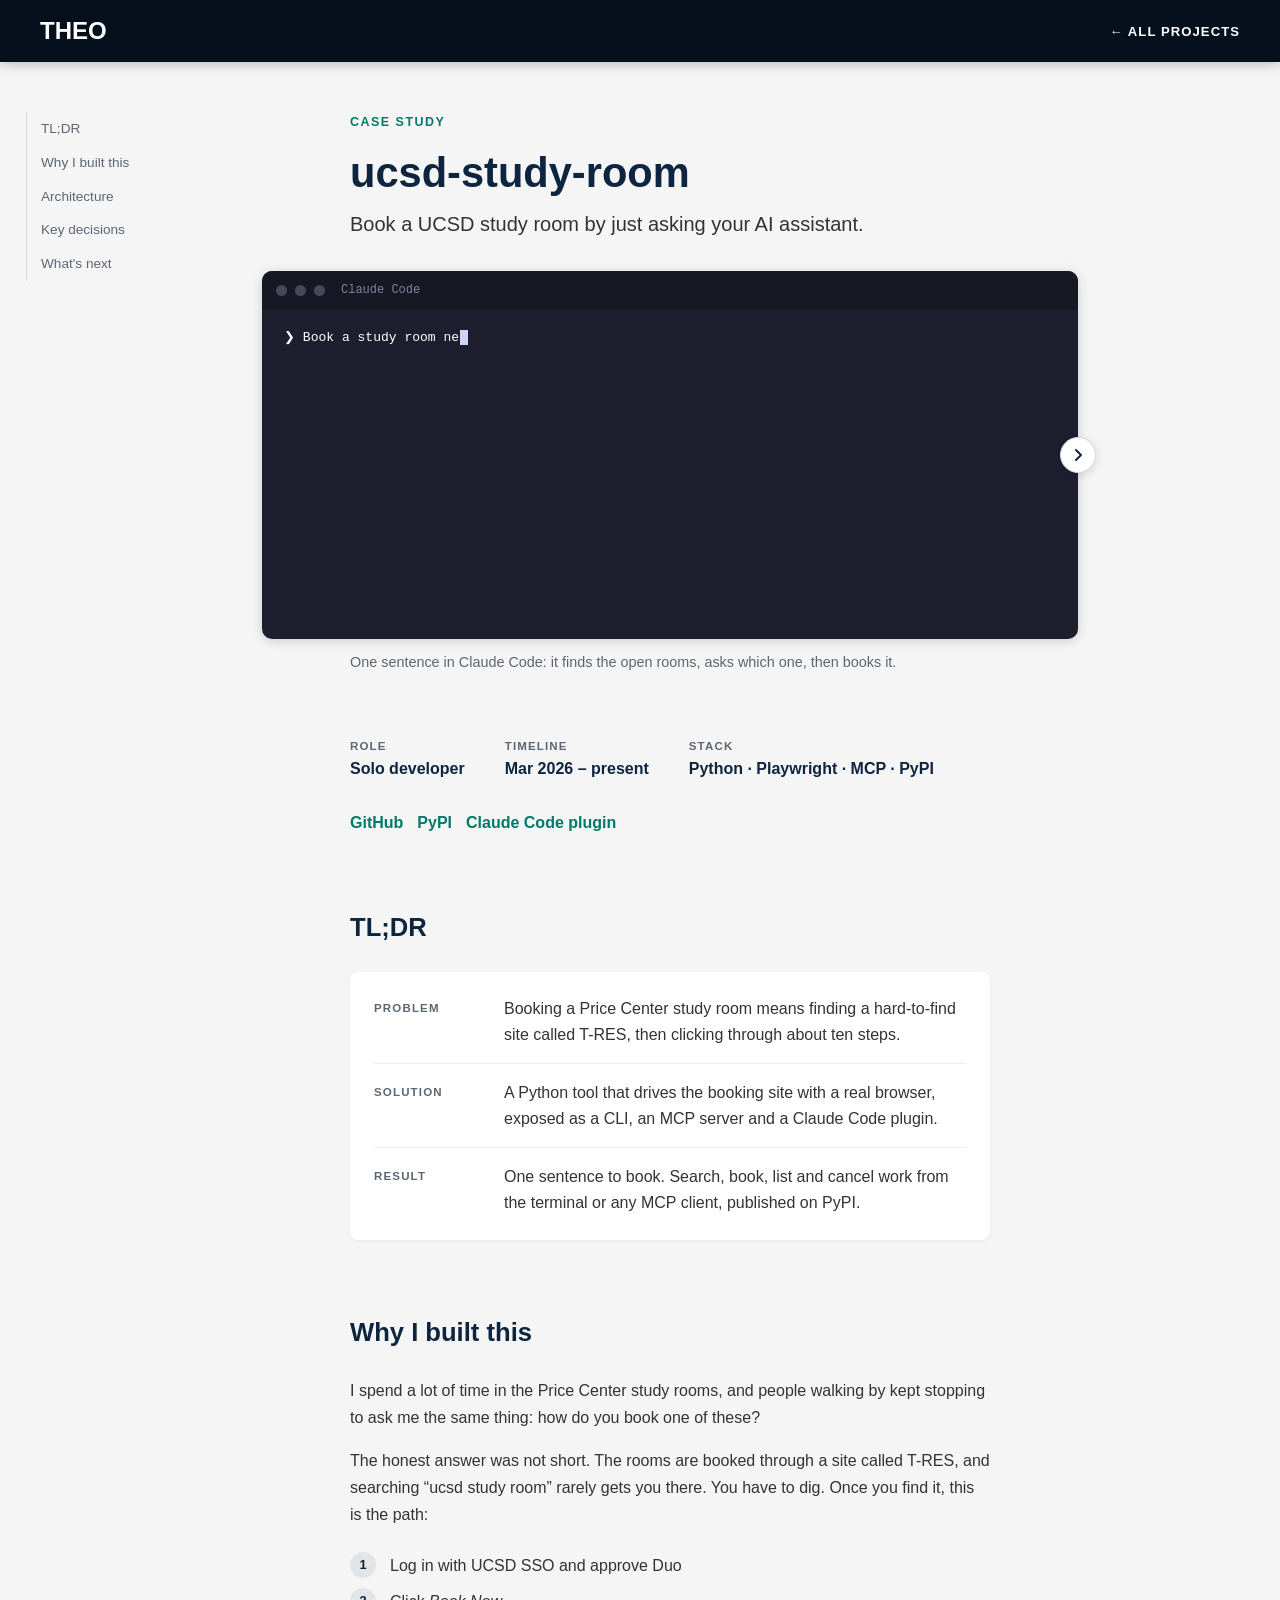
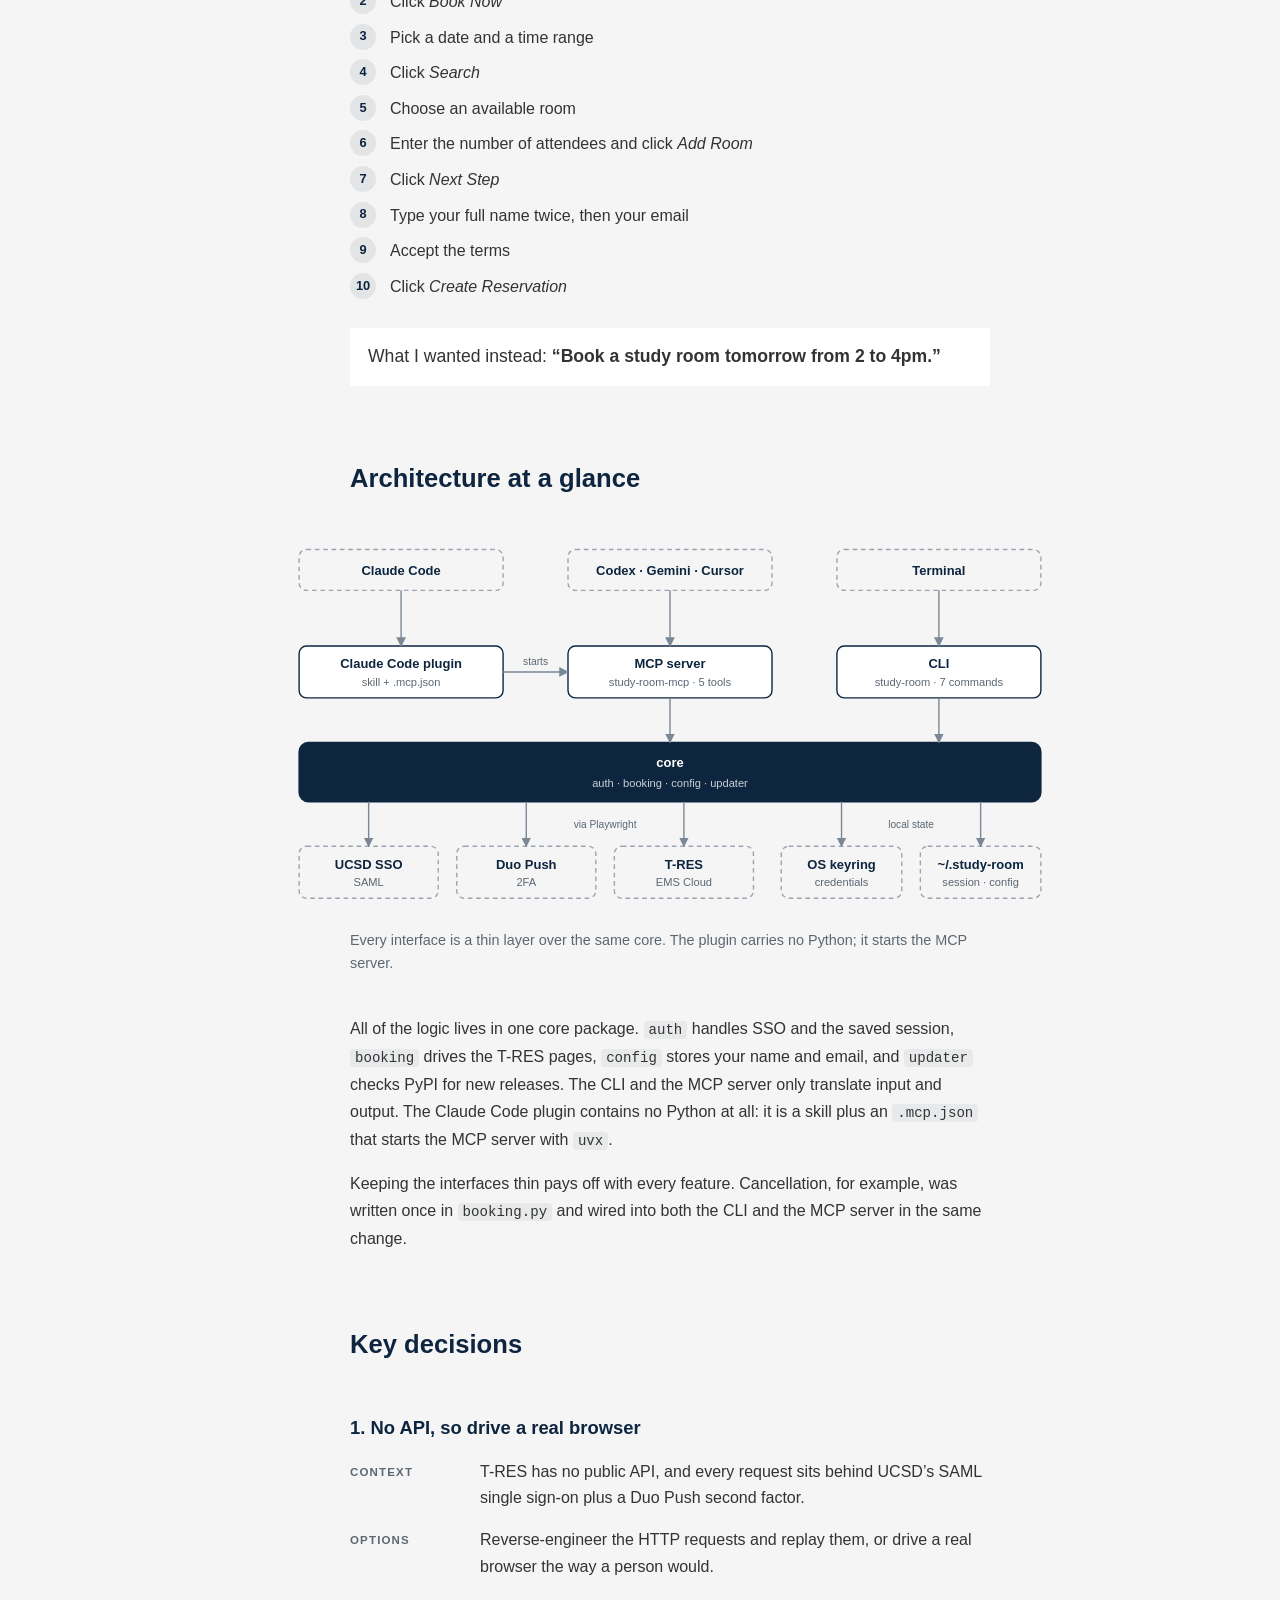
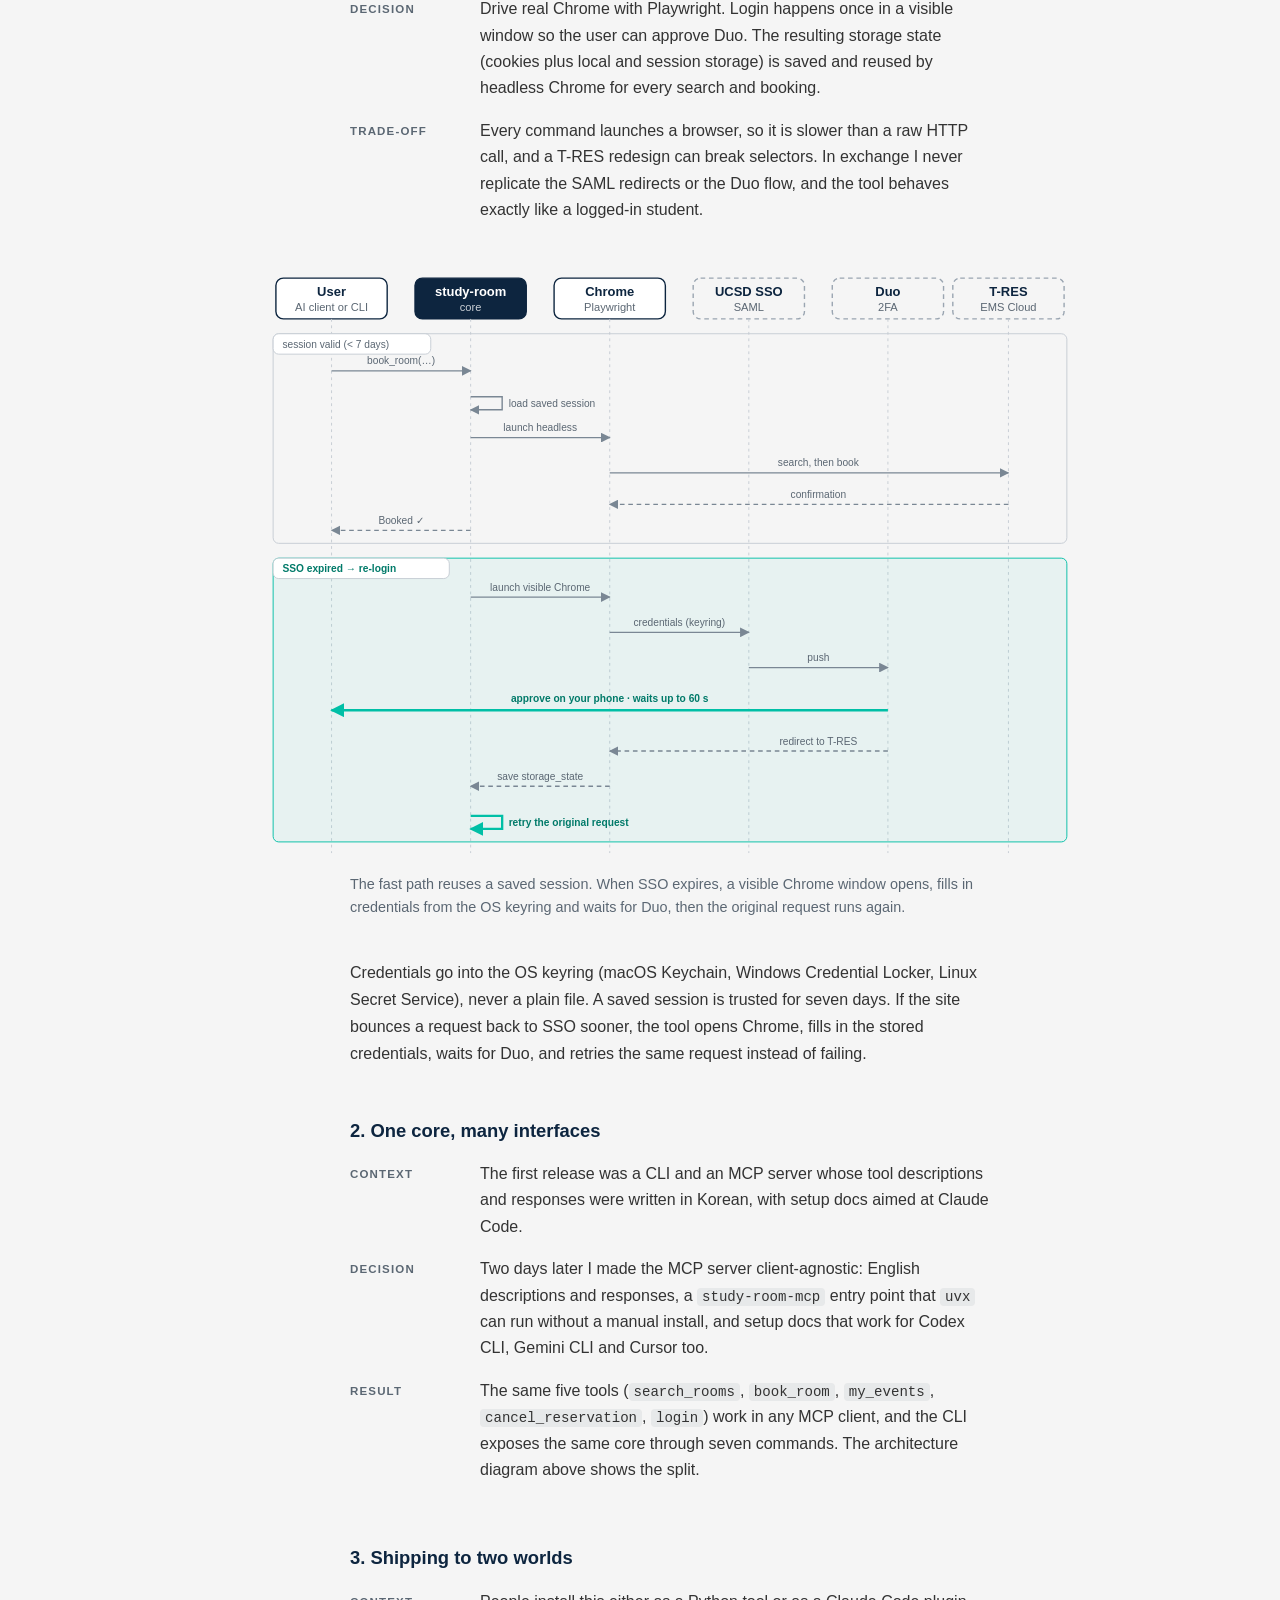
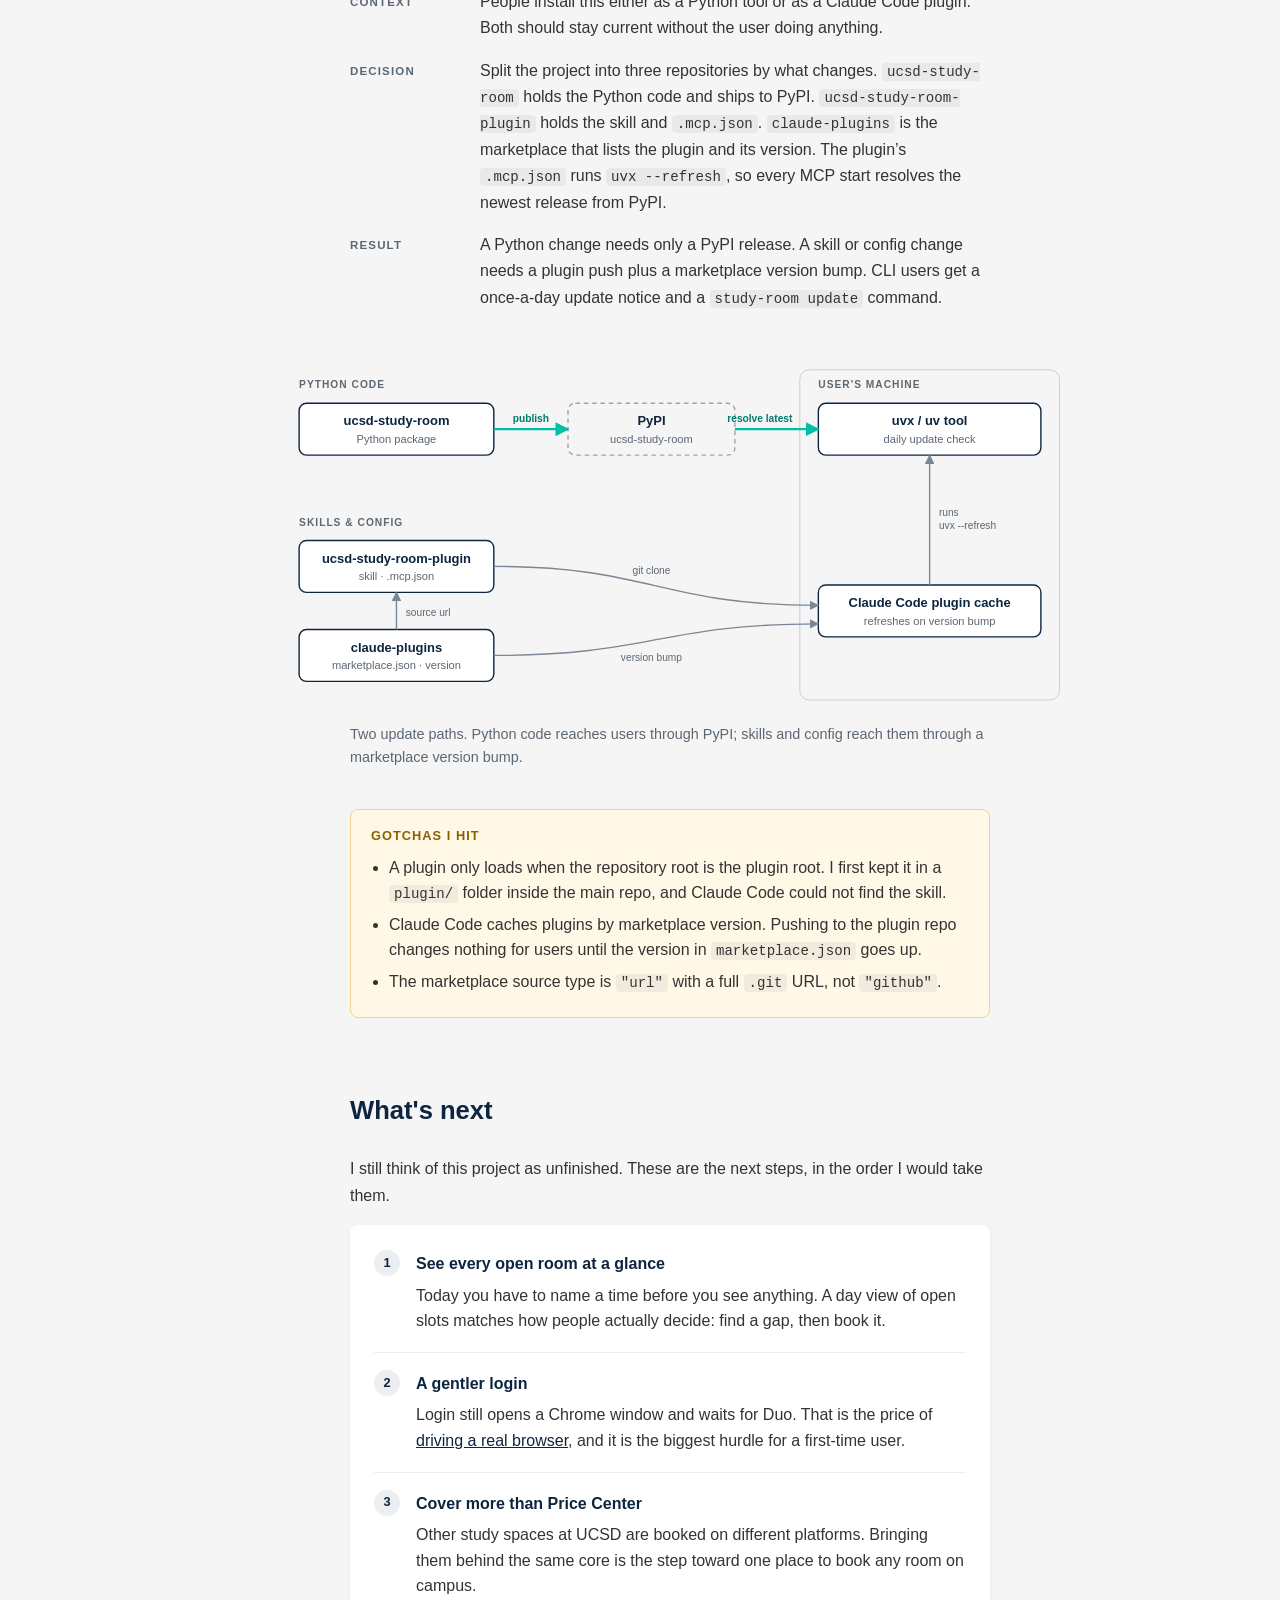
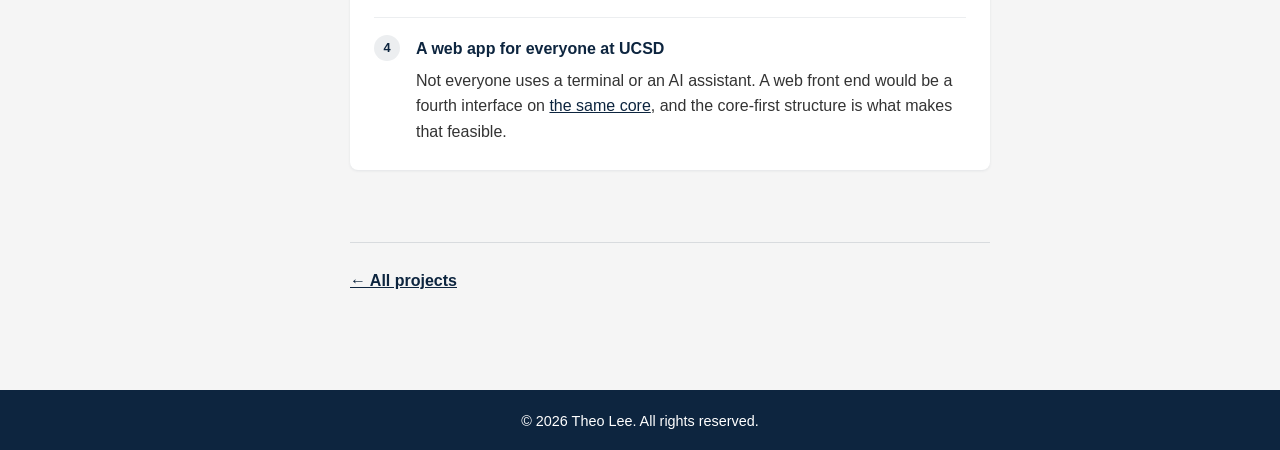
<file: projects/ucsd-study-room/index.html>
<!DOCTYPE html>
<html lang="en">
<head>
  <meta charset="UTF-8">
  <meta name="viewport" content="width=device-width, initial-scale=1.0">
  <title>ucsd-study-room · Theo Lee</title>
  <meta name="description" content="Case study: a CLI, MCP server and Claude Code plugin that books UCSD study rooms by driving the booking site with Playwright.">
  <link rel="icon" href="../../assets/favicon.svg" type="image/svg+xml">
  <meta property="og:type" content="article">
  <meta property="og:title" content="ucsd-study-room · Theo Lee">
  <meta property="og:description" content="Book a UCSD study room by just asking your AI assistant.">
  <meta property="og:url" content="https://theolee021.github.io/projects/ucsd-study-room/">
  <meta property="og:image" content="https://theolee021.github.io/assets/images/og-cover.jpg">
  <meta name="twitter:card" content="summary_large_image">
  <link rel="stylesheet" href="../../assets/css/style.css">
  <link rel="stylesheet" href="../../assets/css/case-study.css">
  <!-- Lets the CSS lay out the hero slides before first paint -->
  <script>document.documentElement.classList.add('js');</script>
</head>
<body>
  <!-- Same fixed bar as the home page, always in its scrolled (solid) state -->
  <nav class="nav--scrolled" aria-label="Site">
    <a href="../../index.html" class="logo">THEO</a>
    <a href="../../index.html#projects" class="cs-back">&larr; All projects</a>
  </nav>

  <main class="cs-layout">
    <aside class="cs-toc" aria-label="On this page">
      <ol>
        <li><a href="#tldr">TL;DR</a></li>
        <li><a href="#why">Why I built this</a></li>
        <li><a href="#architecture">Architecture</a></li>
        <li><a href="#decisions">Key decisions</a></li>
        <li><a href="#next">What's next</a></li>
      </ol>
    </aside>

    <article class="cs-article">
      <!-- A div, not <header>: style.css turns every <header> into the full-height home hero -->
      <div class="cs-hero">
        <p class="cs-eyebrow">Case Study</p>
        <h1>ucsd-study-room</h1>
        <p class="cs-lede">Book a UCSD study room by just asking your AI assistant.</p>
        <!-- Two slides: the booking in Claude Code, then the same search from the CLI.
             data-pause marks a line that appears after that many ms when the slide replays;
             data-type is the text that gets typed first. -->
        <figure class="cs-figure cs-slides" aria-roledescription="carousel" aria-label="ucsd-study-room in use">
          <div class="cs-slides__track">
            <div class="cs-slide is-active" role="group" aria-roledescription="slide" aria-label="1 of 2: Claude Code">
              <div class="cs-term">
                <div class="cs-term__bar" aria-hidden="true"><i></i><i></i><i></i><span>Claude Code</span></div>
                <pre class="cs-term__chat"><span class="t-l0 t-input">❯ <span data-type>Book a study room next Monday from 2 to 4 pm</span></span><span class="t-l0 t-gap" data-pause="700"><span class="t-ok">●</span> <b>Skill</b>(ucsd-study-room:booking-guide)</span><span class="t-l2 t-dim" data-pause="250">⎿  Successfully loaded skill</span><span class="t-l1 t-gap t-dim" data-pause="1100">Called plugin:ucsd-study-room:study-room</span><span class="t-ask t-gap" data-pause="900" data-ask><span>Mon 10/19, 2–4 PM: 4 rooms are open. Which one should I book?</span><span class="t-gap" data-option>1. Study Room 2</span><span data-option data-choice>2. Study Room 3</span><span data-option>3. Study Room 4</span><span data-option>4. Study Room 5</span><span class="t-dim">Enter to select · ↑/↓ to navigate · Esc to cancel</span></span><span class="t-l0 t-gap" data-pause="300"><span class="t-dim">●</span> User answered Claude's questions:</span><span class="t-l2" data-pause="250"><span class="t-dim">⎿  · Mon 10/19, 2–4 PM: 4 rooms are open. Which one should I book?</span> → <span class="t-accent">Study Room 3</span></span><span class="t-l1 t-gap t-dim" data-pause="1100">Called plugin:ucsd-study-room:study-room</span><span class="t-l0 t-gap" data-pause="900" data-stream>● I booked Price Center Study Room 3 for Monday, October 19, from 2 to 4 PM, and the system confirmed it.</span></pre>
              </div>
            </div>
            <div class="cs-slide" role="group" aria-roledescription="slide" aria-label="2 of 2: Terminal">
              <div class="cs-term">
                <div class="cs-term__bar" aria-hidden="true"><i></i><i></i><i></i><span>Terminal</span></div>
                <pre class="cs-term__table"><span class="t-ok">$</span> <span class="t-input" data-type>study-room search --date 2026-10-19 --start 14:00 --end 16:00</span>
<span data-pause="600">Authenticating via SAML...
</span><span data-pause="1600">Authentication complete.
</span><span data-pause="700"><i> Available Rooms (Price Center)</i>
┏━━━┳━━━━━━━━━━━━━━━━━━━━━━━━━━━┓
┃ <b>#</b> ┃ <b>Room</b>                      ┃
┡━━━╇━━━━━━━━━━━━━━━━━━━━━━━━━━━┩
│ <span class="t-cyan">1</span> │ <span class="t-ok">Price Center Study Room 2</span> │
│ <span class="t-cyan">2</span> │ <span class="t-ok">Price Center Study Room 4</span> │
│ <span class="t-cyan">3</span> │ <span class="t-ok">Price Center Study Room 5</span> │
└───┴───────────────────────────┘</span></pre>
              </div>
            </div>
            <button type="button" class="cs-slides__btn cs-slides__btn--prev" aria-label="Previous slide: Claude Code" hidden>
              <svg viewBox="0 0 16 16" aria-hidden="true"><path d="M10 3L5 8l5 5"/></svg>
            </button>
            <button type="button" class="cs-slides__btn cs-slides__btn--next" aria-label="Next slide: Terminal" hidden>
              <svg viewBox="0 0 16 16" aria-hidden="true"><path d="M6 3l5 5-5 5"/></svg>
            </button>
          </div>
          <figcaption><span class="is-active">One sentence in Claude Code: it finds the open rooms, asks which one, then books it.</span><span>The same Monday 2–4 pm search from the CLI, after booking with Claude Code. Study Room 3 is no longer listed.</span></figcaption>
        </figure>
        <dl class="cs-meta">
          <div><dt>Role</dt><dd>Solo developer</dd></div>
          <div><dt>Timeline</dt><dd>Mar 2026 – present</dd></div>
          <div><dt>Stack</dt><dd>Python · Playwright · MCP · PyPI</dd></div>
        </dl>
        <div class="cs-links">
          <a href="https://github.com/TheoLee021/ucsd-study-room" target="_blank" rel="noopener noreferrer">GitHub</a>
          <a href="https://pypi.org/project/ucsd-study-room/" target="_blank" rel="noopener noreferrer">PyPI</a>
          <a href="https://github.com/TheoLee021/ucsd-study-room-plugin" target="_blank" rel="noopener noreferrer">Claude Code plugin</a>
        </div>
      </div>

      <section id="tldr" aria-labelledby="tldr-h">
        <h2 id="tldr-h">TL;DR</h2>
        <dl class="cs-tldr">
          <div>
            <dt>Problem</dt>
            <dd>Booking a Price Center study room means finding a hard-to-find site called <span style="white-space: nowrap">T-RES</span>, then clicking through about ten steps.</dd>
          </div>
          <div>
            <dt>Solution</dt>
            <dd>A Python tool that drives the booking site with a real browser, exposed as a CLI, an MCP server and a Claude Code plugin.</dd>
          </div>
          <div>
            <dt>Result</dt>
            <dd>One sentence to book. Search, book, list and cancel work from the terminal or any MCP client, published on PyPI.</dd>
          </div>
        </dl>
      </section>

      <section id="why" aria-labelledby="why-h">
        <h2 id="why-h">Why I built this</h2>
        <p>I spend a lot of time in the Price Center study rooms, and people walking by kept stopping to ask me the same thing: how do you book one of these?</p>
        <p>The honest answer was not short. The rooms are booked through a site called T-RES, and searching “ucsd study room” rarely gets you there. You have to dig. Once you find it, this is the path:</p>
        <ol class="cs-steps">
          <li>Log in with UCSD SSO and approve Duo</li>
          <li>Click <em>Book Now</em></li>
          <li>Pick a date and a time range</li>
          <li>Click <em>Search</em></li>
          <li>Choose an available room</li>
          <li>Enter the number of attendees and click <em>Add Room</em></li>
          <li>Click <em>Next Step</em></li>
          <li>Type your full name twice, then your email</li>
          <li>Accept the terms</li>
          <li>Click <em>Create Reservation</em></li>
        </ol>
        <p class="cs-callout">What I wanted instead: <strong>“Book a study room tomorrow from 2 to 4pm.”</strong></p>
      </section>

      <section id="architecture" aria-labelledby="architecture-h">
        <h2 id="architecture-h">Architecture at a glance</h2>
        <figure class="cs-figure">
          <div class="cs-figure__scroll">
            <svg viewBox="0 0 880 416" role="img" aria-labelledby="dg1-title dg1-desc">
              <title id="dg1-title">ucsd-study-room architecture</title>
              <desc id="dg1-desc">Claude Code, other MCP clients and the terminal reach the tool through a Claude Code plugin, an MCP server and a CLI. The plugin starts the MCP server. The MCP server and the CLI share one core package, which reaches UCSD SSO, Duo and T-RES through Playwright and keeps credentials in the OS keyring and the session in the study-room home folder.</desc>
              <defs>
                <marker id="dg1-arrow" viewBox="0 0 10 10" refX="9" refY="5" markerWidth="7" markerHeight="7" orient="auto-start-reverse">
                  <path class="dg-arrow" d="M0 0L10 5L0 10z"/>
                </marker>
              </defs>

              <!-- Clients -->
              <rect class="dg-box dg-box--ext" x="40" y="20" width="220" height="44" rx="8"/>
              <text class="dg-title" x="150" y="47" text-anchor="middle">Claude Code</text>
              <rect class="dg-box dg-box--ext" x="330" y="20" width="220" height="44" rx="8"/>
              <text class="dg-title" x="440" y="47" text-anchor="middle">Codex · Gemini · Cursor</text>
              <rect class="dg-box dg-box--ext" x="620" y="20" width="220" height="44" rx="8"/>
              <text class="dg-title" x="730" y="47" text-anchor="middle">Terminal</text>

              <!-- Interfaces -->
              <rect class="dg-box" x="40" y="124" width="220" height="56" rx="8"/>
              <text class="dg-title" x="150" y="148" text-anchor="middle">Claude Code plugin</text>
              <text class="dg-sub" x="150" y="167" text-anchor="middle">skill + .mcp.json</text>
              <rect class="dg-box" x="330" y="124" width="220" height="56" rx="8"/>
              <text class="dg-title" x="440" y="148" text-anchor="middle">MCP server</text>
              <text class="dg-sub" x="440" y="167" text-anchor="middle">study-room-mcp · 5 tools</text>
              <rect class="dg-box" x="620" y="124" width="220" height="56" rx="8"/>
              <text class="dg-title" x="730" y="148" text-anchor="middle">CLI</text>
              <text class="dg-sub" x="730" y="167" text-anchor="middle">study-room · 7 commands</text>

              <!-- Core -->
              <rect class="dg-box dg-box--core" x="40" y="228" width="800" height="64" rx="10"/>
              <text class="dg-title dg-on-dark" x="440" y="255" text-anchor="middle">core</text>
              <text class="dg-sub dg-on-dark" x="440" y="276" text-anchor="middle">auth · booking · config · updater</text>

              <!-- External systems and local state -->
              <rect class="dg-box dg-box--ext" x="40" y="340" width="150" height="56" rx="8"/>
              <text class="dg-title" x="115" y="364" text-anchor="middle">UCSD SSO</text>
              <text class="dg-sub" x="115" y="383" text-anchor="middle">SAML</text>
              <rect class="dg-box dg-box--ext" x="210" y="340" width="150" height="56" rx="8"/>
              <text class="dg-title" x="285" y="364" text-anchor="middle">Duo Push</text>
              <text class="dg-sub" x="285" y="383" text-anchor="middle">2FA</text>
              <rect class="dg-box dg-box--ext" x="380" y="340" width="150" height="56" rx="8"/>
              <text class="dg-title" x="455" y="364" text-anchor="middle">T-RES</text>
              <text class="dg-sub" x="455" y="383" text-anchor="middle">EMS Cloud</text>
              <rect class="dg-box dg-box--ext" x="560" y="340" width="130" height="56" rx="8"/>
              <text class="dg-title" x="625" y="364" text-anchor="middle">OS keyring</text>
              <text class="dg-sub" x="625" y="383" text-anchor="middle">credentials</text>
              <rect class="dg-box dg-box--ext" x="710" y="340" width="130" height="56" rx="8"/>
              <text class="dg-title" x="775" y="364" text-anchor="middle">~/.study-room</text>
              <text class="dg-sub" x="775" y="383" text-anchor="middle">session · config</text>

              <!-- Edges -->
              <path class="dg-edge" d="M150 64V124" marker-end="url(#dg1-arrow)"/>
              <path class="dg-edge" d="M440 64V124" marker-end="url(#dg1-arrow)"/>
              <path class="dg-edge" d="M730 64V124" marker-end="url(#dg1-arrow)"/>
              <path class="dg-edge" d="M260 152H330" marker-end="url(#dg1-arrow)"/>
              <text class="dg-label" x="295" y="144" text-anchor="middle">starts</text>
              <path class="dg-edge" d="M440 180V228" marker-end="url(#dg1-arrow)"/>
              <path class="dg-edge" d="M730 180V228" marker-end="url(#dg1-arrow)"/>
              <path class="dg-edge" d="M115 292V340" marker-end="url(#dg1-arrow)"/>
              <path class="dg-edge" d="M285 292V340" marker-end="url(#dg1-arrow)"/>
              <path class="dg-edge" d="M455 292V340" marker-end="url(#dg1-arrow)"/>
              <text class="dg-label" x="370" y="320" text-anchor="middle">via Playwright</text>
              <path class="dg-edge" d="M625 292V340" marker-end="url(#dg1-arrow)"/>
              <path class="dg-edge" d="M775 292V340" marker-end="url(#dg1-arrow)"/>
              <text class="dg-label" x="700" y="320" text-anchor="middle">local state</text>
            </svg>
          </div>
          <figcaption>Every interface is a thin layer over the same core. The plugin carries no Python; it starts the MCP server.</figcaption>
        </figure>
        <p id="architecture-text">All of the logic lives in one core package. <code>auth</code> handles SSO and the saved session, <code>booking</code> drives the T-RES pages, <code>config</code> stores your name and email, and <code>updater</code> checks PyPI for new releases. The CLI and the MCP server only translate input and output. The Claude Code plugin contains no Python at all: it is a skill plus an <code>.mcp.json</code> that starts the MCP server with <code>uvx</code>.</p>
        <p>Keeping the interfaces thin pays off with every feature. Cancellation, for example, was written once in <code>booking.py</code> and wired into both the CLI and the MCP server in the same change.</p>
      </section>

      <section id="decisions" aria-labelledby="decisions-h">
        <h2 id="decisions-h">Key decisions</h2>

        <h3 id="decision-browser">1. No API, so drive a real browser</h3>
        <dl class="cs-adr">
          <dt>Context</dt>
          <dd>T-RES has no public API, and every request sits behind UCSD’s SAML single sign-on plus a Duo Push second factor.</dd>
          <dt>Options</dt>
          <dd>Reverse-engineer the HTTP requests and replay them, or drive a real browser the way a person would.</dd>
          <dt>Decision</dt>
          <dd>Drive real Chrome with Playwright. Login happens once in a visible window so the user can approve Duo. The resulting storage state (cookies plus local and session storage) is saved and reused by headless Chrome for every search and booking.</dd>
          <dt>Trade-off</dt>
          <dd>Every command launches a browser, so it is slower than a raw HTTP call, and a T-RES redesign can break selectors. In exchange I never replicate the SAML redirects or the Duo flow, and the tool behaves exactly like a logged-in student.</dd>
        </dl>
        <figure class="cs-figure">
          <div class="cs-figure__scroll">
            <svg viewBox="0 0 880 640" role="img" aria-labelledby="dg2-title dg2-desc">
              <title id="dg2-title">Login and booking sequence</title>
              <desc id="dg2-desc">When the saved session is valid, study-room loads it, launches headless Chrome, searches and books on T-RES and returns the confirmation. When SSO has expired, it launches a visible Chrome window, submits the keyring credentials to UCSD SSO, Duo sends a push that the user approves within 60 seconds, Duo redirects back to T-RES, the new storage state is saved and the original request is retried.</desc>
              <defs>
                <marker id="dg2-arrow" viewBox="0 0 10 10" refX="9" refY="5" markerWidth="7" markerHeight="7" orient="auto-start-reverse">
                  <path class="dg-arrow" d="M0 0L10 5L0 10z"/>
                </marker>
                <marker id="dg2-arrow-hl" viewBox="0 0 10 10" refX="9" refY="5" markerWidth="6" markerHeight="6" orient="auto-start-reverse">
                  <path class="dg-arrow--hl" d="M0 0L10 5L0 10z"/>
                </marker>
              </defs>

              <!-- Participants -->
              <rect class="dg-box" x="15" y="12" width="120" height="44" rx="8"/>
              <text class="dg-title" x="75" y="31" text-anchor="middle">User</text>
              <text class="dg-sub" x="75" y="47" text-anchor="middle">AI client or CLI</text>
              <rect class="dg-box dg-box--core" x="165" y="12" width="120" height="44" rx="8"/>
              <text class="dg-title dg-on-dark" x="225" y="31" text-anchor="middle">study-room</text>
              <text class="dg-sub dg-on-dark" x="225" y="47" text-anchor="middle">core</text>
              <rect class="dg-box" x="315" y="12" width="120" height="44" rx="8"/>
              <text class="dg-title" x="375" y="31" text-anchor="middle">Chrome</text>
              <text class="dg-sub" x="375" y="47" text-anchor="middle">Playwright</text>
              <rect class="dg-box dg-box--ext" x="465" y="12" width="120" height="44" rx="8"/>
              <text class="dg-title" x="525" y="31" text-anchor="middle">UCSD SSO</text>
              <text class="dg-sub" x="525" y="47" text-anchor="middle">SAML</text>
              <rect class="dg-box dg-box--ext" x="615" y="12" width="120" height="44" rx="8"/>
              <text class="dg-title" x="675" y="31" text-anchor="middle">Duo</text>
              <text class="dg-sub" x="675" y="47" text-anchor="middle">2FA</text>
              <rect class="dg-box dg-box--ext" x="745" y="12" width="120" height="44" rx="8"/>
              <text class="dg-title" x="805" y="31" text-anchor="middle">T-RES</text>
              <text class="dg-sub" x="805" y="47" text-anchor="middle">EMS Cloud</text>

              <!-- Lifelines -->
              <path class="dg-lifeline" d="M75 56V632"/>
              <path class="dg-lifeline" d="M225 56V632"/>
              <path class="dg-lifeline" d="M375 56V632"/>
              <path class="dg-lifeline" d="M525 56V632"/>
              <path class="dg-lifeline" d="M675 56V632"/>
              <path class="dg-lifeline" d="M805 56V632"/>

              <!-- Fast path -->
              <rect class="dg-frame" x="12" y="72" width="856" height="226" rx="6"/>
              <rect class="dg-tab" x="12" y="72" width="170" height="22" rx="6"/>
              <text class="dg-label" x="22" y="87">session valid (&lt; 7 days)</text>

              <path class="dg-edge" d="M75 112H225" marker-end="url(#dg2-arrow)"/>
              <text class="dg-label" x="150" y="105" text-anchor="middle">book_room(…)</text>
              <path class="dg-edge" d="M225 140h34v14h-34" marker-end="url(#dg2-arrow)"/>
              <text class="dg-label" x="266" y="151">load saved session</text>
              <path class="dg-edge" d="M225 184H375" marker-end="url(#dg2-arrow)"/>
              <text class="dg-label" x="300" y="177" text-anchor="middle">launch headless</text>
              <path class="dg-edge" d="M375 222H805" marker-end="url(#dg2-arrow)"/>
              <text class="dg-label" x="600" y="215" text-anchor="middle">search, then book</text>
              <path class="dg-edge dg-edge--return" d="M805 256H375" marker-end="url(#dg2-arrow)"/>
              <text class="dg-label" x="600" y="249" text-anchor="middle">confirmation</text>
              <path class="dg-edge dg-edge--return" d="M225 284H75" marker-end="url(#dg2-arrow)"/>
              <text class="dg-label" x="150" y="277" text-anchor="middle">Booked ✓</text>

              <!-- Slow path: re-login -->
              <rect class="dg-frame dg-frame--hl" x="12" y="314" width="856" height="306" rx="6"/>
              <rect class="dg-tab" x="12" y="314" width="190" height="22" rx="6"/>
              <text class="dg-label dg-label--hl" x="22" y="329">SSO expired → re-login</text>

              <path class="dg-edge" d="M225 356H375" marker-end="url(#dg2-arrow)"/>
              <text class="dg-label" x="300" y="349" text-anchor="middle">launch visible Chrome</text>
              <path class="dg-edge" d="M375 394H525" marker-end="url(#dg2-arrow)"/>
              <text class="dg-label" x="450" y="387" text-anchor="middle">credentials (keyring)</text>
              <path class="dg-edge" d="M525 432H675" marker-end="url(#dg2-arrow)"/>
              <text class="dg-label" x="600" y="425" text-anchor="middle">push</text>
              <path class="dg-edge dg-edge--hl" d="M675 478H75" marker-end="url(#dg2-arrow-hl)"/>
              <text class="dg-label dg-label--hl" x="375" y="469" text-anchor="middle">approve on your phone · waits up to 60 s</text>
              <path class="dg-edge dg-edge--return" d="M675 522H375" marker-end="url(#dg2-arrow)"/>
              <text class="dg-label" x="600" y="515" text-anchor="middle">redirect to T-RES</text>
              <path class="dg-edge dg-edge--return" d="M375 560H225" marker-end="url(#dg2-arrow)"/>
              <text class="dg-label" x="300" y="553" text-anchor="middle">save storage_state</text>
              <path class="dg-edge dg-edge--hl" d="M225 592h34v14h-34" marker-end="url(#dg2-arrow-hl)"/>
              <text class="dg-label dg-label--hl" x="266" y="603">retry the original request</text>
            </svg>
          </div>
          <figcaption>The fast path reuses a saved session. When SSO expires, a visible Chrome window opens, fills in credentials from the OS keyring and waits for Duo, then the original request runs again.</figcaption>
        </figure>
        <p>Credentials go into the OS keyring (macOS Keychain, Windows Credential Locker, Linux Secret Service), never a plain file. A saved session is trusted for seven days. If the site bounces a request back to SSO sooner, the tool opens Chrome, fills in the stored credentials, waits for Duo, and retries the same request instead of failing.</p>

        <h3 id="decision-core">2. One core, many interfaces</h3>
        <dl class="cs-adr">
          <dt>Context</dt>
          <dd>The first release was a CLI and an MCP server whose tool descriptions and responses were written in Korean, with setup docs aimed at Claude Code.</dd>
          <dt>Decision</dt>
          <dd>Two days later I made the MCP server client-agnostic: English descriptions and responses, a <code>study-room-mcp</code> entry point that <code>uvx</code> can run without a manual install, and setup docs that work for Codex CLI, Gemini CLI and Cursor too.</dd>
          <dt>Result</dt>
          <dd>The same five tools (<code>search_rooms</code>, <code>book_room</code>, <code>my_events</code>, <code>cancel_reservation</code>, <code>login</code>) work in any MCP client, and the CLI exposes the same core through seven commands. The architecture diagram above shows the split.</dd>
        </dl>

        <h3 id="decision-shipping">3. Shipping to two worlds</h3>
        <dl class="cs-adr">
          <dt>Context</dt>
          <dd>People install this either as a Python tool or as a Claude Code plugin. Both should stay current without the user doing anything.</dd>
          <dt>Decision</dt>
          <dd>Split the project into three repositories by what changes. <code>ucsd-study-room</code> holds the Python code and ships to PyPI. <code>ucsd-study-room-plugin</code> holds the skill and <code>.mcp.json</code>. <code>claude-plugins</code> is the marketplace that lists the plugin and its version. The plugin’s <code>.mcp.json</code> runs <code>uvx --refresh</code>, so every MCP start resolves the newest release from PyPI.</dd>
          <dt>Result</dt>
          <dd>A Python change needs only a PyPI release. A skill or config change needs a plugin push plus a marketplace version bump. CLI users get a once-a-day update notice and a <code>study-room update</code> command.</dd>
        </dl>
        <figure class="cs-figure">
          <div class="cs-figure__scroll">
            <svg viewBox="0 0 880 384" role="img" aria-labelledby="dg3-title dg3-desc">
              <title id="dg3-title">How updates reach users</title>
              <desc id="dg3-desc">Python code: the ucsd-study-room repository publishes to PyPI, and uvx on the user's machine resolves the latest release. Skills and config: the claude-plugins marketplace points to the ucsd-study-room-plugin repository; Claude Code clones the plugin into its cache and refreshes it when the marketplace version is bumped. The cached plugin's .mcp.json runs uvx --refresh.</desc>
              <defs>
                <marker id="dg3-arrow" viewBox="0 0 10 10" refX="9" refY="5" markerWidth="7" markerHeight="7" orient="auto-start-reverse">
                  <path class="dg-arrow" d="M0 0L10 5L0 10z"/>
                </marker>
                <marker id="dg3-arrow-hl" viewBox="0 0 10 10" refX="9" refY="5" markerWidth="6" markerHeight="6" orient="auto-start-reverse">
                  <path class="dg-arrow--hl" d="M0 0L10 5L0 10z"/>
                </marker>
              </defs>

              <!-- User's machine -->
              <rect class="dg-frame" x="580" y="16" width="280" height="356" rx="10"/>
              <text class="dg-lane" x="600" y="36">USER'S MACHINE</text>

              <!-- Lane A: Python code -->
              <text class="dg-lane" x="40" y="36">PYTHON CODE</text>
              <rect class="dg-box" x="40" y="52" width="210" height="56" rx="8"/>
              <text class="dg-title" x="145" y="76" text-anchor="middle">ucsd-study-room</text>
              <text class="dg-sub" x="145" y="95" text-anchor="middle">Python package</text>
              <rect class="dg-box dg-box--ext" x="330" y="52" width="180" height="56" rx="8"/>
              <text class="dg-title" x="420" y="76" text-anchor="middle">PyPI</text>
              <text class="dg-sub" x="420" y="95" text-anchor="middle">ucsd-study-room</text>
              <rect class="dg-box" x="600" y="52" width="240" height="56" rx="8"/>
              <text class="dg-title" x="720" y="76" text-anchor="middle">uvx / uv tool</text>
              <text class="dg-sub" x="720" y="95" text-anchor="middle">daily update check</text>
              <path class="dg-edge dg-edge--hl" d="M250 80H330" marker-end="url(#dg3-arrow-hl)"/>
              <text class="dg-label dg-label--hl" x="290" y="72" text-anchor="middle">publish</text>
              <path class="dg-edge dg-edge--hl" d="M510 80H600" marker-end="url(#dg3-arrow-hl)"/>
              <text class="dg-label dg-label--hl" x="572" y="72" text-anchor="end">resolve latest</text>

              <!-- Lane B: skills and config -->
              <text class="dg-lane" x="40" y="184">SKILLS &amp; CONFIG</text>
              <rect class="dg-box" x="40" y="200" width="210" height="56" rx="8"/>
              <text class="dg-title" x="145" y="224" text-anchor="middle">ucsd-study-room-plugin</text>
              <text class="dg-sub" x="145" y="243" text-anchor="middle">skill · .mcp.json</text>
              <rect class="dg-box" x="40" y="296" width="210" height="56" rx="8"/>
              <text class="dg-title" x="145" y="320" text-anchor="middle">claude-plugins</text>
              <text class="dg-sub" x="145" y="339" text-anchor="middle">marketplace.json · version</text>
              <path class="dg-edge" d="M145 296V256" marker-end="url(#dg3-arrow)"/>
              <text class="dg-label" x="155" y="281">source url</text>

              <rect class="dg-box" x="600" y="248" width="240" height="56" rx="8"/>
              <text class="dg-title" x="720" y="272" text-anchor="middle">Claude Code plugin cache</text>
              <text class="dg-sub" x="720" y="291" text-anchor="middle">refreshes on version bump</text>
              <path class="dg-edge" d="M250 228C420 228 430 270 600 270" marker-end="url(#dg3-arrow)"/>
              <text class="dg-label" x="420" y="236" text-anchor="middle">git clone</text>
              <path class="dg-edge" d="M250 324C420 324 430 290 600 290" marker-end="url(#dg3-arrow)"/>
              <text class="dg-label" x="420" y="330" text-anchor="middle">version bump</text>

              <!-- The plugin starts the Python package -->
              <path class="dg-edge" d="M720 248V108" marker-end="url(#dg3-arrow)"/>
              <text class="dg-label" x="730" y="174">runs</text>
              <text class="dg-label" x="730" y="188">uvx --refresh</text>
            </svg>
          </div>
          <figcaption>Two update paths. Python code reaches users through PyPI; skills and config reach them through a marketplace version bump.</figcaption>
        </figure>
        <aside class="cs-gotcha">
          <h4>Gotchas I hit</h4>
          <ul>
            <li>A plugin only loads when the repository root is the plugin root. I first kept it in a <code>plugin/</code> folder inside the main repo, and Claude Code could not find the skill.</li>
            <li>Claude Code caches plugins by marketplace version. Pushing to the plugin repo changes nothing for users until the version in <code>marketplace.json</code> goes up.</li>
            <li>The marketplace source type is <code>"url"</code> with a full <code>.git</code> URL, not <code>"github"</code>.</li>
          </ul>
        </aside>
      </section>

      <section id="next" aria-labelledby="next-h">
        <h2 id="next-h">What's next</h2>
        <p>I still think of this project as unfinished. These are the next steps, in the order I would take them.</p>
        <ol class="cs-next">
          <li>
            <h3>See every open room at a glance</h3>
            <p>Today you have to name a time before you see anything. A day view of open slots matches how people actually decide: find a gap, then book it.</p>
          </li>
          <li>
            <h3>A gentler login</h3>
            <p>Login still opens a Chrome window and waits for Duo. That is the price of <a href="#decision-browser">driving a real browser</a>, and it is the biggest hurdle for a first-time user.</p>
          </li>
          <li>
            <h3>Cover more than Price Center</h3>
            <p>Other study spaces at UCSD are booked on different platforms. Bringing them behind the same core is the step toward one place to book any room on campus.</p>
          </li>
          <li>
            <h3>A web app for everyone at UCSD</h3>
            <p>Not everyone uses a terminal or an AI assistant. A web front end would be a fourth interface on <a href="#decision-core">the same core</a>, and the core-first structure is what makes that feasible.</p>
          </li>
        </ol>
      </section>

      <p class="cs-end"><a href="../../index.html#projects">&larr; All projects</a></p>
    </article>
  </main>

  <footer>
    <p>&copy; 2026 Theo Lee. All rights reserved.</p>
  </footer>

  <script>
    // Wide diagrams scroll sideways on narrow screens. Touch and trackpads
    // already do that; this lets a mouse drag them too.
    document.querySelectorAll('.cs-figure__scroll').forEach((box) => {
      const sync = () => box.classList.toggle('is-scrollable', box.scrollWidth > box.clientWidth);
      sync();
      window.addEventListener('resize', sync);

      let drag = null; // { id, startX, startLeft }
      box.addEventListener('pointerdown', (e) => {
        if (e.pointerType !== 'mouse' || e.button !== 0 || !box.classList.contains('is-scrollable')) return;
        drag = { id: e.pointerId, startX: e.clientX, startLeft: box.scrollLeft };
        box.setPointerCapture(e.pointerId);
        box.classList.add('is-dragging');
      });
      box.addEventListener('pointermove', (e) => {
        if (!drag || e.pointerId !== drag.id) return;
        box.scrollLeft = drag.startLeft - (e.clientX - drag.startX);
      });
      const end = (e) => {
        if (!drag || e.pointerId !== drag.id) return;
        drag = null;
        box.classList.remove('is-dragging');
      };
      box.addEventListener('pointerup', end);
      box.addEventListener('pointercancel', end);
    });

    // Replay a terminal as if it were happening live: type the [data-type]
    // text, then reveal each [data-pause] line after that many ms. A line
    // marked [data-stream] arrives a word at a time, the way Claude writes.
    // Without JS, or with reduced motion, the full text just shows.
    const reduceMotion = matchMedia('(prefers-reduced-motion: reduce)').matches;
    const wait = (ms) => new Promise((r) => setTimeout(r, ms));

    // Claude Code's question picker: open it, arrow down from the first
    // option to [data-choice], press Enter, and close it again. While it is
    // open it stands in for the lines after it, so the window keeps its size.
    async function ask(panel) {
      const options = [...panel.querySelectorAll('[data-option]')];
      const target = options.findIndex((o) => o.hasAttribute('data-choice'));
      const later = [];
      for (let el = panel.nextElementSibling; el; el = el.nextElementSibling) later.push(el);

      later.forEach((el) => el.classList.add('t-collapsed'));
      panel.classList.remove('t-pending');
      panel.classList.add('is-open');
      options[0].classList.add('is-current');
      await wait(1200);
      for (let i = 1; i <= target; i++) {
        options[i - 1].classList.remove('is-current');
        options[i].classList.add('is-current');
        await wait(i === target ? 800 : 500);
      }
      panel.classList.remove('is-open');
      later.forEach((el) => el.classList.remove('t-collapsed'));
    }

    async function replay(pre) {
      const typed = pre.querySelector('[data-type]');
      const lines = pre.querySelectorAll('[data-pause]');
      const text = typed.textContent;

      pre.style.minHeight = pre.offsetHeight + 'px'; // hold the final size
      lines.forEach((line) => line.classList.add('t-pending'));
      typed.textContent = '';
      const caret = document.createElement('span');
      caret.className = 't-caret';
      typed.append(caret);

      await wait(600);
      for (const ch of text) {
        caret.before(ch);
        await wait(35 + Math.random() * 55);
      }
      await wait(450);
      caret.remove();
      for (const line of lines) {
        await wait(Number(line.dataset.pause));
        if (line.hasAttribute('data-ask')) {
          await ask(line);
        } else if (line.hasAttribute('data-stream')) {
          const words = line.textContent.split(/(?<= )/);
          line.textContent = '';
          line.classList.remove('t-pending');
          for (const word of words) {
            line.append(word);
            await wait(45);
          }
        } else {
          line.classList.remove('t-pending');
        }
      }
      pre.style.minHeight = '';
    }

    // Hero slides: arrows only, no autoplay. Each slide replays the first
    // time it is shown.
    const slides = document.querySelector('.cs-slides');
    if (slides) {
      const items = [...slides.querySelectorAll('.cs-slide')];
      const prev = slides.querySelector('.cs-slides__btn--prev');
      const next = slides.querySelector('.cs-slides__btn--next');
      const captions = [...slides.querySelectorAll('figcaption > span')];
      const played = new Set();
      let current = 0;

      const show = (index) => {
        current = index;
        items.forEach((item, i) => {
          item.classList.toggle('is-active', i === index);
          item.inert = i !== index;
          captions[i].classList.toggle('is-active', i === index);
        });
        prev.hidden = index === 0;
        next.hidden = index === items.length - 1;
        if (!reduceMotion && !played.has(index)) {
          played.add(index);
          replay(items[index].querySelector('pre'));
        }
      };

      prev.addEventListener('click', () => {
        show(current - 1);
        next.focus(); // the pressed arrow just disappeared
      });
      next.addEventListener('click', () => {
        show(current + 1);
        prev.focus();
      });
      show(0);
      // Next frame, so showing the first slide above never animates
      requestAnimationFrame(() => slides.classList.add('is-animated'));
    }
  </script>
</body>
</html>
</file>
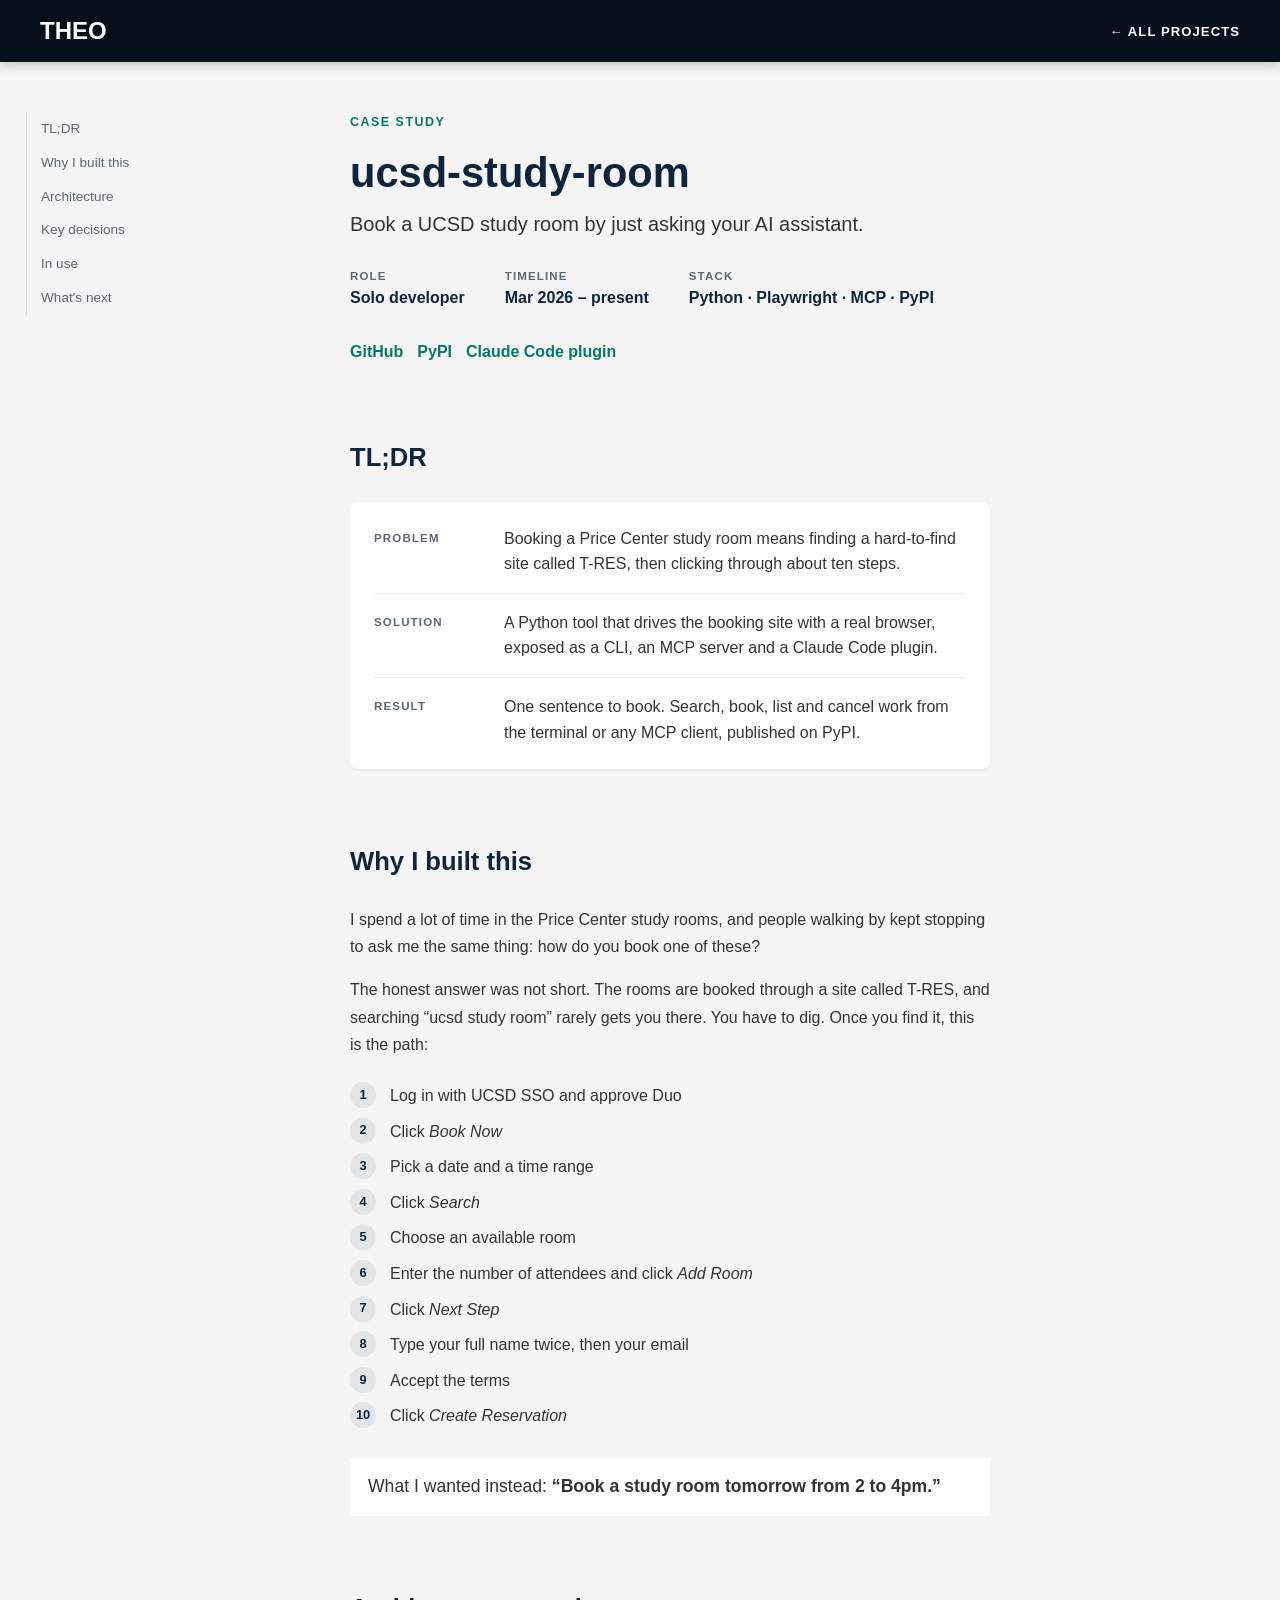
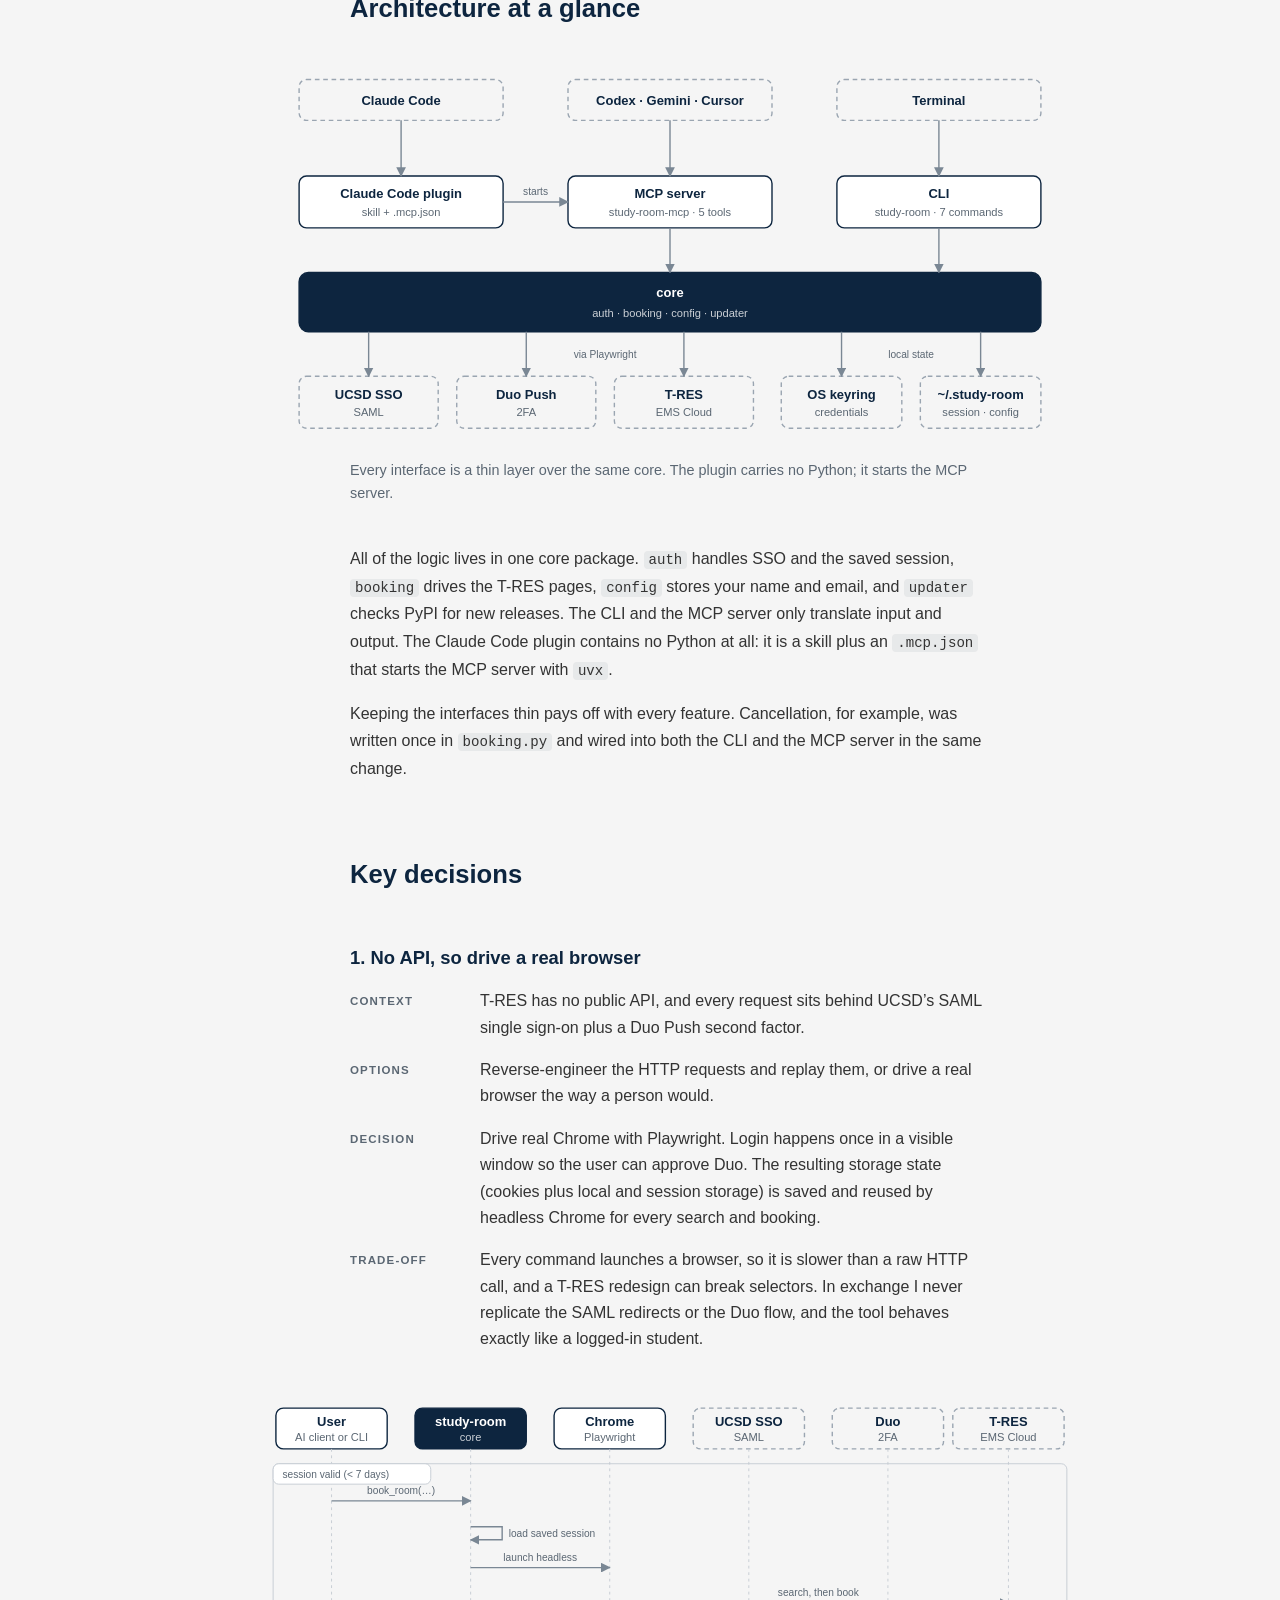
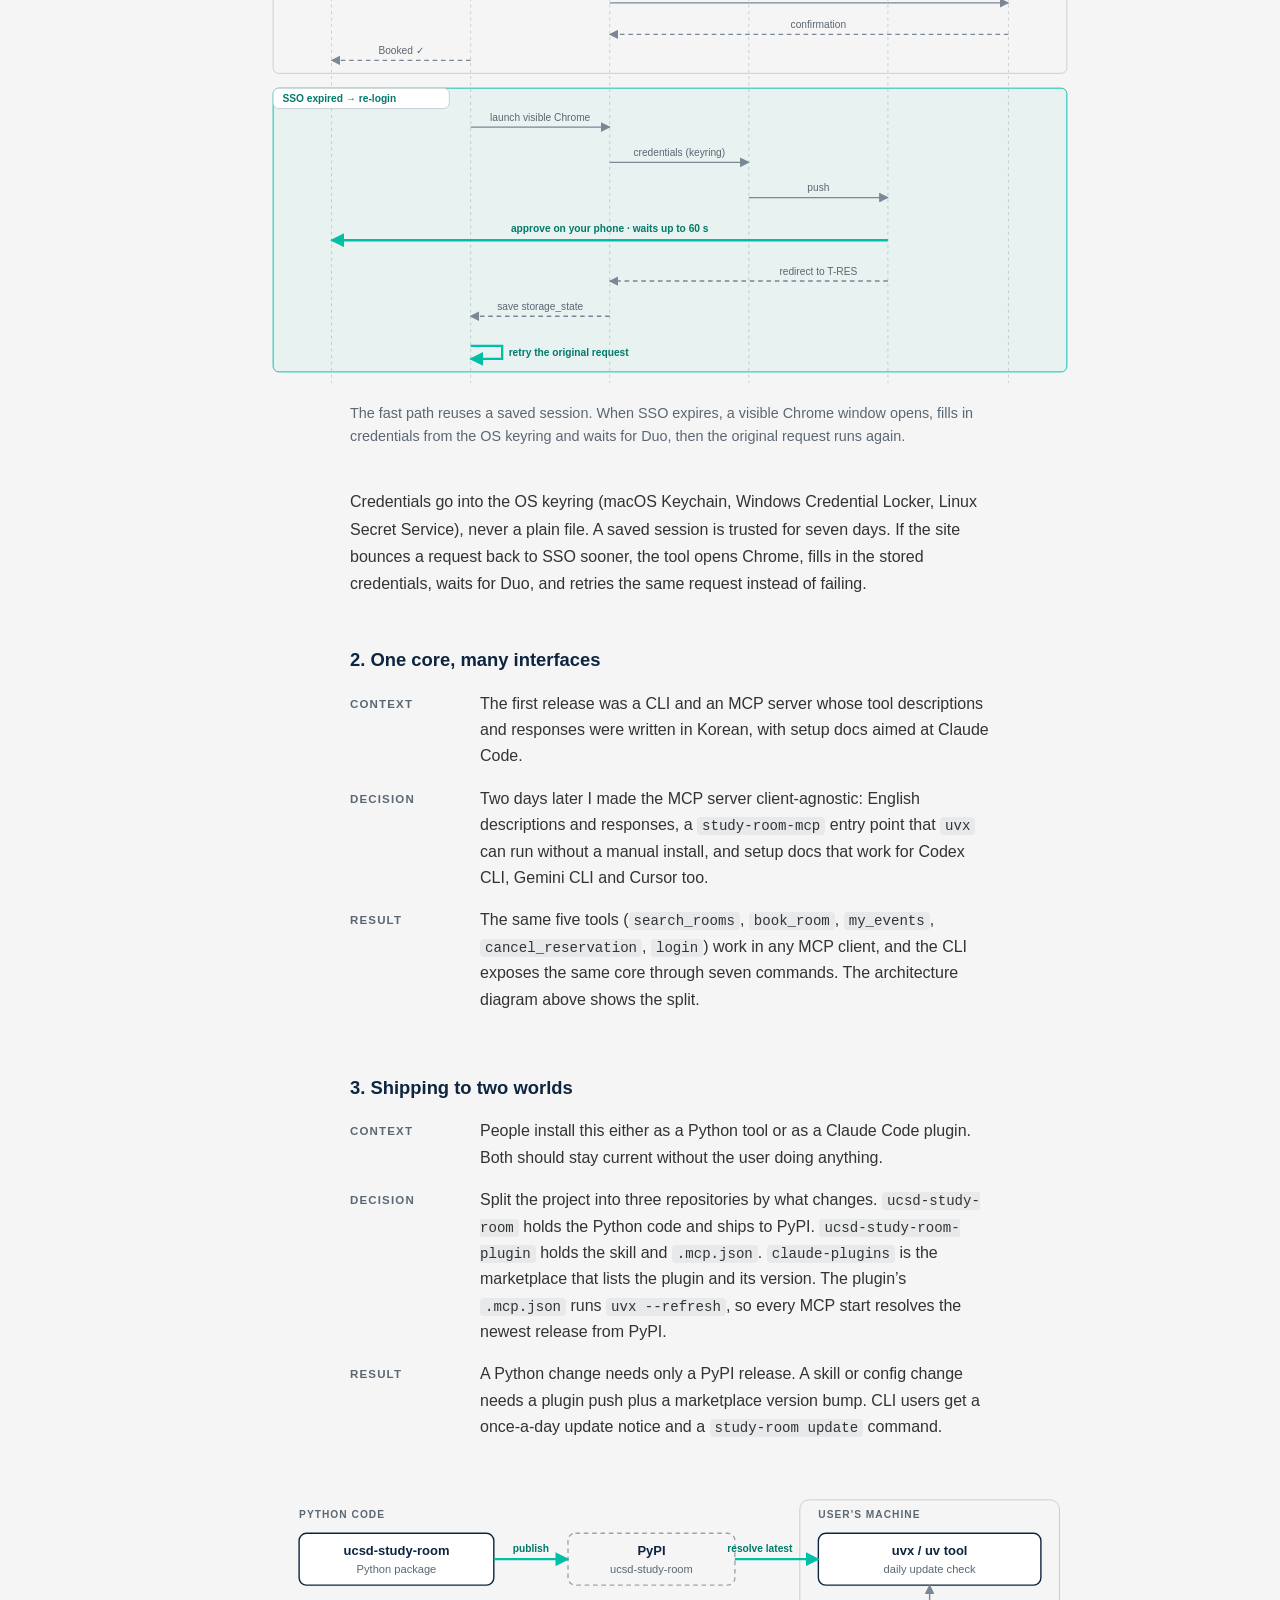
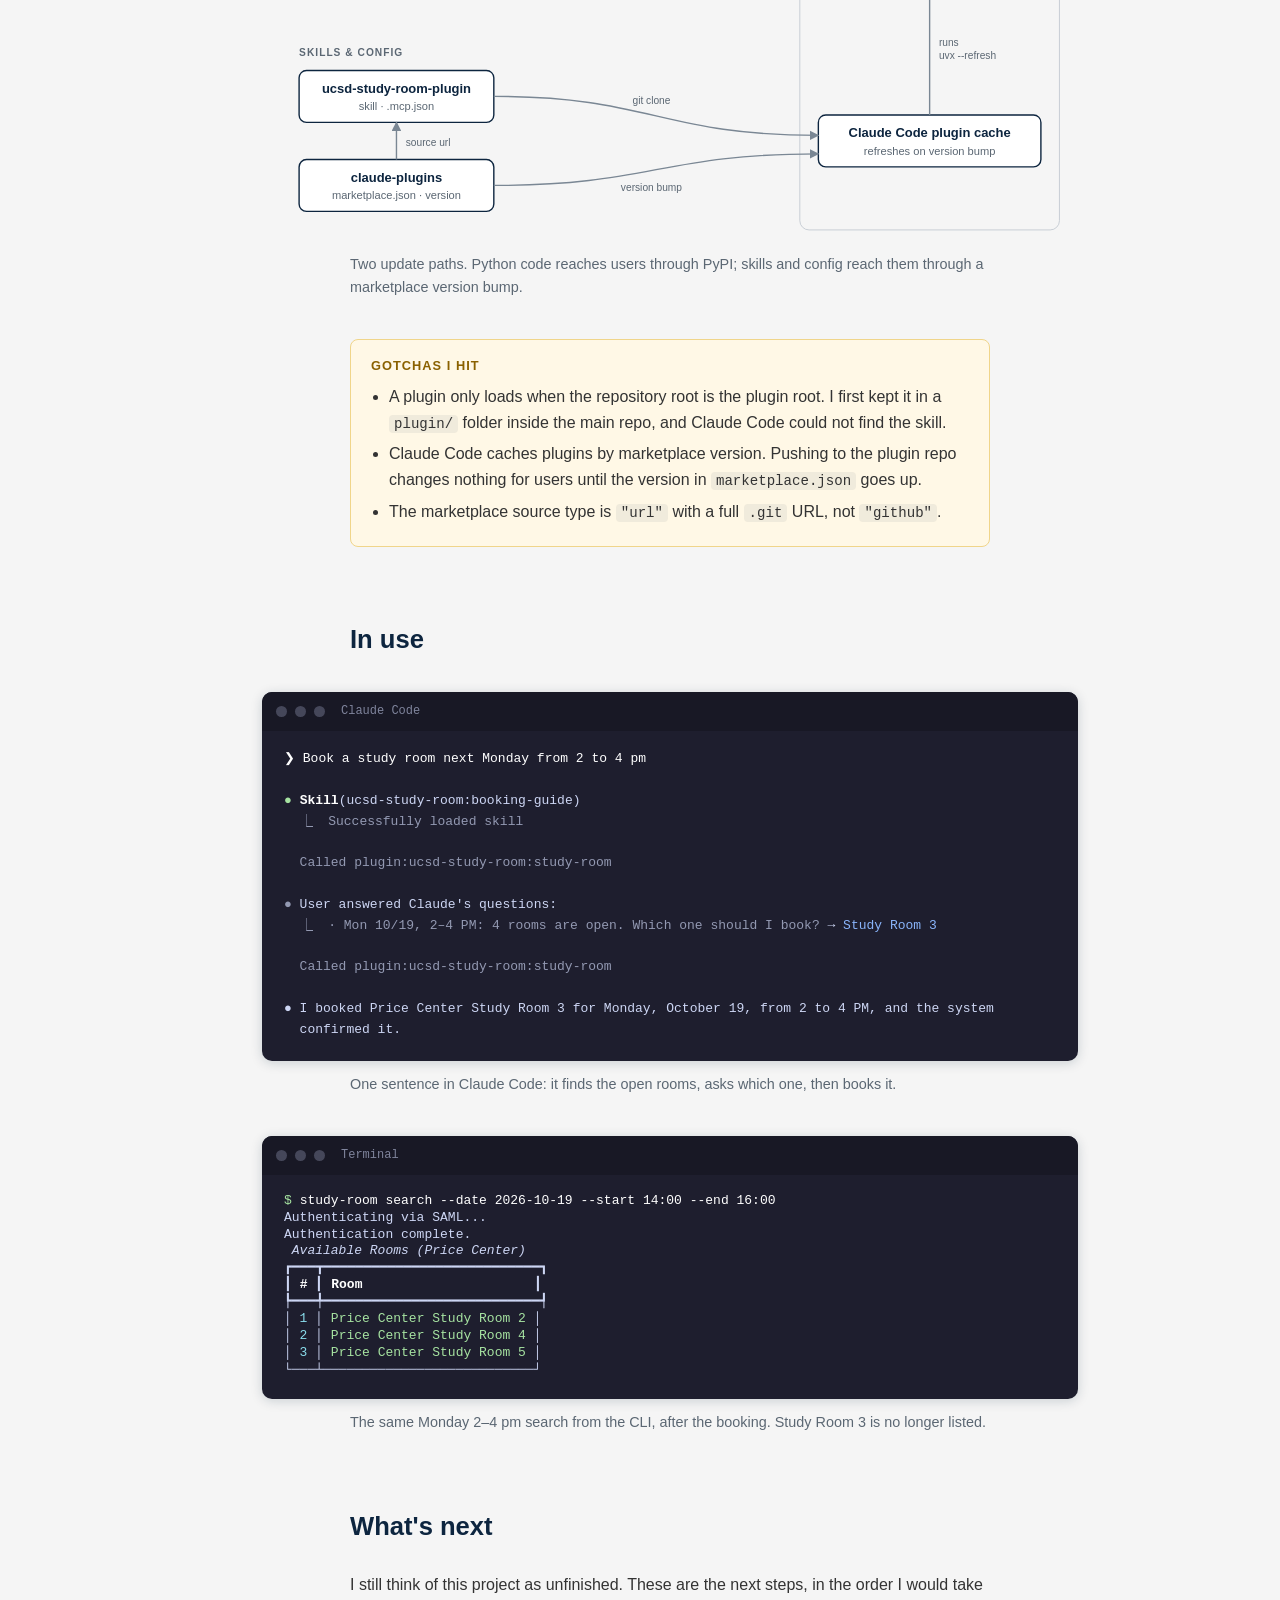
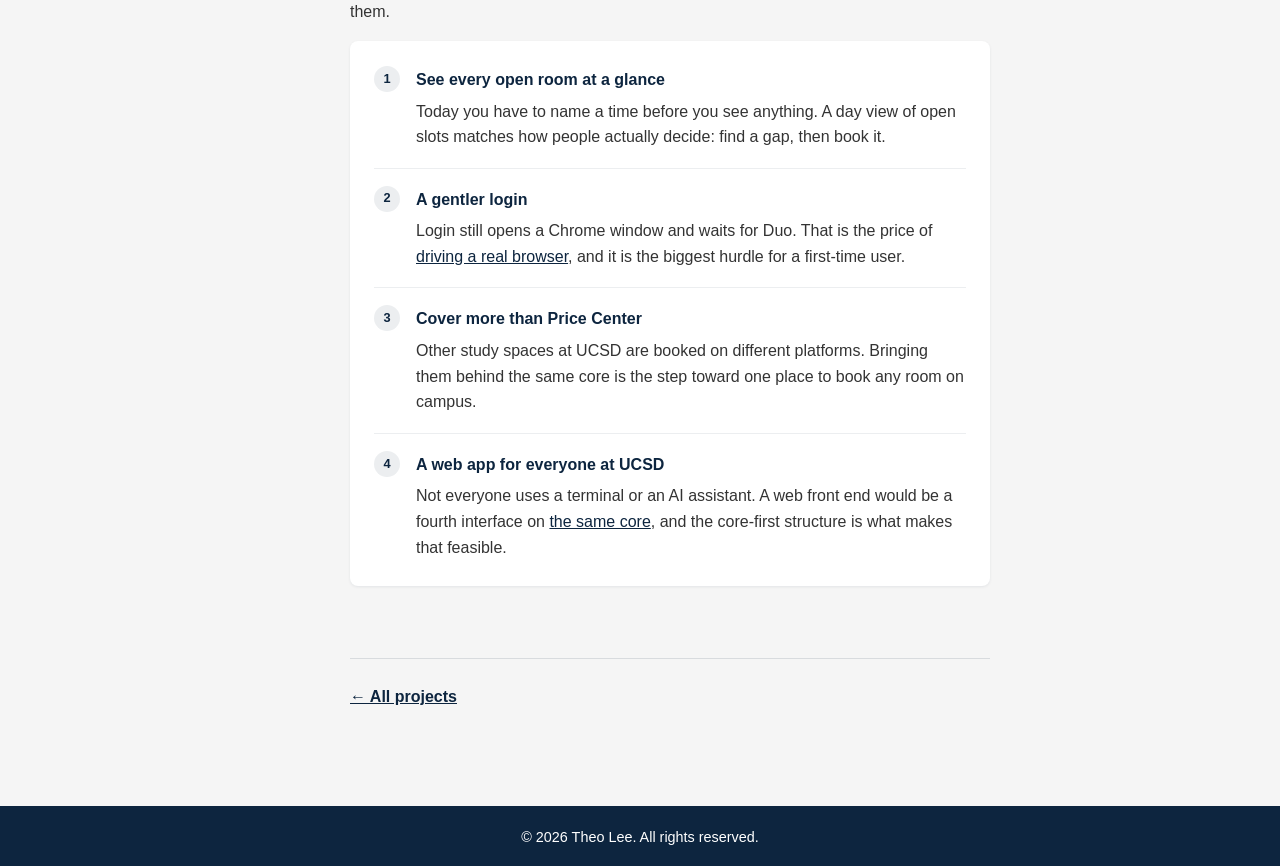
<file: projects/ucsd-study-room.html>
<!DOCTYPE html>
<html lang="en">
<head>
  <meta charset="UTF-8">
  <meta name="viewport" content="width=device-width, initial-scale=1.0">
  <title>ucsd-study-room · Theo Lee</title>
  <meta name="description" content="Case study: a CLI, MCP server and Claude Code plugin that books UCSD study rooms by driving the booking site with Playwright.">
  <link rel="icon" href="../assets/favicon.svg" type="image/svg+xml">
  <meta property="og:type" content="article">
  <meta property="og:title" content="ucsd-study-room · Theo Lee">
  <meta property="og:description" content="Book a UCSD study room by just asking your AI assistant.">
  <meta property="og:url" content="https://theolee021.github.io/projects/ucsd-study-room.html">
  <meta property="og:image" content="https://theolee021.github.io/assets/images/og-cover.jpg">
  <meta name="twitter:card" content="summary_large_image">
  <link rel="stylesheet" href="../assets/css/style.css">
  <link rel="stylesheet" href="../assets/css/case-study.css">
</head>
<body>
  <!-- Same fixed bar as the home page, always in its scrolled (solid) state -->
  <nav class="nav--scrolled" aria-label="Site">
    <a href="../index.html" class="logo">THEO</a>
    <a href="../index.html#projects" class="cs-back">&larr; All projects</a>
  </nav>

  <main class="cs-layout">
    <aside class="cs-toc" aria-label="On this page">
      <ol>
        <li><a href="#tldr">TL;DR</a></li>
        <li><a href="#why">Why I built this</a></li>
        <li><a href="#architecture">Architecture</a></li>
        <li><a href="#decisions">Key decisions</a></li>
        <li><a href="#in-use">In use</a></li>
        <li><a href="#next">What's next</a></li>
      </ol>
    </aside>

    <article class="cs-article">
      <!-- A div, not <header>: style.css turns every <header> into the full-height home hero -->
      <div class="cs-hero">
        <p class="cs-eyebrow">Case Study</p>
        <h1>ucsd-study-room</h1>
        <p class="cs-lede">Book a UCSD study room by just asking your AI assistant.</p>
        <dl class="cs-meta">
          <div><dt>Role</dt><dd>Solo developer</dd></div>
          <div><dt>Timeline</dt><dd>Mar 2026 – present</dd></div>
          <div><dt>Stack</dt><dd>Python · Playwright · MCP · PyPI</dd></div>
        </dl>
        <div class="cs-links">
          <a href="https://github.com/TheoLee021/ucsd-study-room" target="_blank" rel="noopener noreferrer">GitHub</a>
          <a href="https://pypi.org/project/ucsd-study-room/" target="_blank" rel="noopener noreferrer">PyPI</a>
          <a href="https://github.com/TheoLee021/ucsd-study-room-plugin" target="_blank" rel="noopener noreferrer">Claude Code plugin</a>
        </div>
      </div>

      <section id="tldr" aria-labelledby="tldr-h">
        <h2 id="tldr-h">TL;DR</h2>
        <dl class="cs-tldr">
          <div>
            <dt>Problem</dt>
            <dd>Booking a Price Center study room means finding a hard-to-find site called <span style="white-space: nowrap">T-RES</span>, then clicking through about ten steps.</dd>
          </div>
          <div>
            <dt>Solution</dt>
            <dd>A Python tool that drives the booking site with a real browser, exposed as a CLI, an MCP server and a Claude Code plugin.</dd>
          </div>
          <div>
            <dt>Result</dt>
            <dd>One sentence to book. Search, book, list and cancel work from the terminal or any MCP client, published on PyPI.</dd>
          </div>
        </dl>
      </section>

      <section id="why" aria-labelledby="why-h">
        <h2 id="why-h">Why I built this</h2>
        <p>I spend a lot of time in the Price Center study rooms, and people walking by kept stopping to ask me the same thing: how do you book one of these?</p>
        <p>The honest answer was not short. The rooms are booked through a site called T-RES, and searching “ucsd study room” rarely gets you there. You have to dig. Once you find it, this is the path:</p>
        <ol class="cs-steps">
          <li>Log in with UCSD SSO and approve Duo</li>
          <li>Click <em>Book Now</em></li>
          <li>Pick a date and a time range</li>
          <li>Click <em>Search</em></li>
          <li>Choose an available room</li>
          <li>Enter the number of attendees and click <em>Add Room</em></li>
          <li>Click <em>Next Step</em></li>
          <li>Type your full name twice, then your email</li>
          <li>Accept the terms</li>
          <li>Click <em>Create Reservation</em></li>
        </ol>
        <p class="cs-callout">What I wanted instead: <strong>“Book a study room tomorrow from 2 to 4pm.”</strong></p>
      </section>

      <section id="architecture" aria-labelledby="architecture-h">
        <h2 id="architecture-h">Architecture at a glance</h2>
        <figure class="cs-figure">
          <div class="cs-figure__scroll">
            <svg viewBox="0 0 880 416" role="img" aria-labelledby="dg1-title dg1-desc">
              <title id="dg1-title">ucsd-study-room architecture</title>
              <desc id="dg1-desc">Claude Code, other MCP clients and the terminal reach the tool through a Claude Code plugin, an MCP server and a CLI. The plugin starts the MCP server. The MCP server and the CLI share one core package, which reaches UCSD SSO, Duo and T-RES through Playwright and keeps credentials in the OS keyring and the session in the study-room home folder.</desc>
              <defs>
                <marker id="dg1-arrow" viewBox="0 0 10 10" refX="9" refY="5" markerWidth="7" markerHeight="7" orient="auto-start-reverse">
                  <path class="dg-arrow" d="M0 0L10 5L0 10z"/>
                </marker>
              </defs>

              <!-- Clients -->
              <rect class="dg-box dg-box--ext" x="40" y="20" width="220" height="44" rx="8"/>
              <text class="dg-title" x="150" y="47" text-anchor="middle">Claude Code</text>
              <rect class="dg-box dg-box--ext" x="330" y="20" width="220" height="44" rx="8"/>
              <text class="dg-title" x="440" y="47" text-anchor="middle">Codex · Gemini · Cursor</text>
              <rect class="dg-box dg-box--ext" x="620" y="20" width="220" height="44" rx="8"/>
              <text class="dg-title" x="730" y="47" text-anchor="middle">Terminal</text>

              <!-- Interfaces -->
              <rect class="dg-box" x="40" y="124" width="220" height="56" rx="8"/>
              <text class="dg-title" x="150" y="148" text-anchor="middle">Claude Code plugin</text>
              <text class="dg-sub" x="150" y="167" text-anchor="middle">skill + .mcp.json</text>
              <rect class="dg-box" x="330" y="124" width="220" height="56" rx="8"/>
              <text class="dg-title" x="440" y="148" text-anchor="middle">MCP server</text>
              <text class="dg-sub" x="440" y="167" text-anchor="middle">study-room-mcp · 5 tools</text>
              <rect class="dg-box" x="620" y="124" width="220" height="56" rx="8"/>
              <text class="dg-title" x="730" y="148" text-anchor="middle">CLI</text>
              <text class="dg-sub" x="730" y="167" text-anchor="middle">study-room · 7 commands</text>

              <!-- Core -->
              <rect class="dg-box dg-box--core" x="40" y="228" width="800" height="64" rx="10"/>
              <text class="dg-title dg-on-dark" x="440" y="255" text-anchor="middle">core</text>
              <text class="dg-sub dg-on-dark" x="440" y="276" text-anchor="middle">auth · booking · config · updater</text>

              <!-- External systems and local state -->
              <rect class="dg-box dg-box--ext" x="40" y="340" width="150" height="56" rx="8"/>
              <text class="dg-title" x="115" y="364" text-anchor="middle">UCSD SSO</text>
              <text class="dg-sub" x="115" y="383" text-anchor="middle">SAML</text>
              <rect class="dg-box dg-box--ext" x="210" y="340" width="150" height="56" rx="8"/>
              <text class="dg-title" x="285" y="364" text-anchor="middle">Duo Push</text>
              <text class="dg-sub" x="285" y="383" text-anchor="middle">2FA</text>
              <rect class="dg-box dg-box--ext" x="380" y="340" width="150" height="56" rx="8"/>
              <text class="dg-title" x="455" y="364" text-anchor="middle">T-RES</text>
              <text class="dg-sub" x="455" y="383" text-anchor="middle">EMS Cloud</text>
              <rect class="dg-box dg-box--ext" x="560" y="340" width="130" height="56" rx="8"/>
              <text class="dg-title" x="625" y="364" text-anchor="middle">OS keyring</text>
              <text class="dg-sub" x="625" y="383" text-anchor="middle">credentials</text>
              <rect class="dg-box dg-box--ext" x="710" y="340" width="130" height="56" rx="8"/>
              <text class="dg-title" x="775" y="364" text-anchor="middle">~/.study-room</text>
              <text class="dg-sub" x="775" y="383" text-anchor="middle">session · config</text>

              <!-- Edges -->
              <path class="dg-edge" d="M150 64V124" marker-end="url(#dg1-arrow)"/>
              <path class="dg-edge" d="M440 64V124" marker-end="url(#dg1-arrow)"/>
              <path class="dg-edge" d="M730 64V124" marker-end="url(#dg1-arrow)"/>
              <path class="dg-edge" d="M260 152H330" marker-end="url(#dg1-arrow)"/>
              <text class="dg-label" x="295" y="144" text-anchor="middle">starts</text>
              <path class="dg-edge" d="M440 180V228" marker-end="url(#dg1-arrow)"/>
              <path class="dg-edge" d="M730 180V228" marker-end="url(#dg1-arrow)"/>
              <path class="dg-edge" d="M115 292V340" marker-end="url(#dg1-arrow)"/>
              <path class="dg-edge" d="M285 292V340" marker-end="url(#dg1-arrow)"/>
              <path class="dg-edge" d="M455 292V340" marker-end="url(#dg1-arrow)"/>
              <text class="dg-label" x="370" y="320" text-anchor="middle">via Playwright</text>
              <path class="dg-edge" d="M625 292V340" marker-end="url(#dg1-arrow)"/>
              <path class="dg-edge" d="M775 292V340" marker-end="url(#dg1-arrow)"/>
              <text class="dg-label" x="700" y="320" text-anchor="middle">local state</text>
            </svg>
          </div>
          <figcaption>Every interface is a thin layer over the same core. The plugin carries no Python; it starts the MCP server.</figcaption>
        </figure>
        <p id="architecture-text">All of the logic lives in one core package. <code>auth</code> handles SSO and the saved session, <code>booking</code> drives the T-RES pages, <code>config</code> stores your name and email, and <code>updater</code> checks PyPI for new releases. The CLI and the MCP server only translate input and output. The Claude Code plugin contains no Python at all: it is a skill plus an <code>.mcp.json</code> that starts the MCP server with <code>uvx</code>.</p>
        <p>Keeping the interfaces thin pays off with every feature. Cancellation, for example, was written once in <code>booking.py</code> and wired into both the CLI and the MCP server in the same change.</p>
      </section>

      <section id="decisions" aria-labelledby="decisions-h">
        <h2 id="decisions-h">Key decisions</h2>

        <h3 id="decision-browser">1. No API, so drive a real browser</h3>
        <dl class="cs-adr">
          <dt>Context</dt>
          <dd>T-RES has no public API, and every request sits behind UCSD’s SAML single sign-on plus a Duo Push second factor.</dd>
          <dt>Options</dt>
          <dd>Reverse-engineer the HTTP requests and replay them, or drive a real browser the way a person would.</dd>
          <dt>Decision</dt>
          <dd>Drive real Chrome with Playwright. Login happens once in a visible window so the user can approve Duo. The resulting storage state (cookies plus local and session storage) is saved and reused by headless Chrome for every search and booking.</dd>
          <dt>Trade-off</dt>
          <dd>Every command launches a browser, so it is slower than a raw HTTP call, and a T-RES redesign can break selectors. In exchange I never replicate the SAML redirects or the Duo flow, and the tool behaves exactly like a logged-in student.</dd>
        </dl>
        <figure class="cs-figure">
          <div class="cs-figure__scroll">
            <svg viewBox="0 0 880 640" role="img" aria-labelledby="dg2-title dg2-desc">
              <title id="dg2-title">Login and booking sequence</title>
              <desc id="dg2-desc">When the saved session is valid, study-room loads it, launches headless Chrome, searches and books on T-RES and returns the confirmation. When SSO has expired, it launches a visible Chrome window, submits the keyring credentials to UCSD SSO, Duo sends a push that the user approves within 60 seconds, Duo redirects back to T-RES, the new storage state is saved and the original request is retried.</desc>
              <defs>
                <marker id="dg2-arrow" viewBox="0 0 10 10" refX="9" refY="5" markerWidth="7" markerHeight="7" orient="auto-start-reverse">
                  <path class="dg-arrow" d="M0 0L10 5L0 10z"/>
                </marker>
                <marker id="dg2-arrow-hl" viewBox="0 0 10 10" refX="9" refY="5" markerWidth="6" markerHeight="6" orient="auto-start-reverse">
                  <path class="dg-arrow--hl" d="M0 0L10 5L0 10z"/>
                </marker>
              </defs>

              <!-- Participants -->
              <rect class="dg-box" x="15" y="12" width="120" height="44" rx="8"/>
              <text class="dg-title" x="75" y="31" text-anchor="middle">User</text>
              <text class="dg-sub" x="75" y="47" text-anchor="middle">AI client or CLI</text>
              <rect class="dg-box dg-box--core" x="165" y="12" width="120" height="44" rx="8"/>
              <text class="dg-title dg-on-dark" x="225" y="31" text-anchor="middle">study-room</text>
              <text class="dg-sub dg-on-dark" x="225" y="47" text-anchor="middle">core</text>
              <rect class="dg-box" x="315" y="12" width="120" height="44" rx="8"/>
              <text class="dg-title" x="375" y="31" text-anchor="middle">Chrome</text>
              <text class="dg-sub" x="375" y="47" text-anchor="middle">Playwright</text>
              <rect class="dg-box dg-box--ext" x="465" y="12" width="120" height="44" rx="8"/>
              <text class="dg-title" x="525" y="31" text-anchor="middle">UCSD SSO</text>
              <text class="dg-sub" x="525" y="47" text-anchor="middle">SAML</text>
              <rect class="dg-box dg-box--ext" x="615" y="12" width="120" height="44" rx="8"/>
              <text class="dg-title" x="675" y="31" text-anchor="middle">Duo</text>
              <text class="dg-sub" x="675" y="47" text-anchor="middle">2FA</text>
              <rect class="dg-box dg-box--ext" x="745" y="12" width="120" height="44" rx="8"/>
              <text class="dg-title" x="805" y="31" text-anchor="middle">T-RES</text>
              <text class="dg-sub" x="805" y="47" text-anchor="middle">EMS Cloud</text>

              <!-- Lifelines -->
              <path class="dg-lifeline" d="M75 56V632"/>
              <path class="dg-lifeline" d="M225 56V632"/>
              <path class="dg-lifeline" d="M375 56V632"/>
              <path class="dg-lifeline" d="M525 56V632"/>
              <path class="dg-lifeline" d="M675 56V632"/>
              <path class="dg-lifeline" d="M805 56V632"/>

              <!-- Fast path -->
              <rect class="dg-frame" x="12" y="72" width="856" height="226" rx="6"/>
              <rect class="dg-tab" x="12" y="72" width="170" height="22" rx="6"/>
              <text class="dg-label" x="22" y="87">session valid (&lt; 7 days)</text>

              <path class="dg-edge" d="M75 112H225" marker-end="url(#dg2-arrow)"/>
              <text class="dg-label" x="150" y="105" text-anchor="middle">book_room(…)</text>
              <path class="dg-edge" d="M225 140h34v14h-34" marker-end="url(#dg2-arrow)"/>
              <text class="dg-label" x="266" y="151">load saved session</text>
              <path class="dg-edge" d="M225 184H375" marker-end="url(#dg2-arrow)"/>
              <text class="dg-label" x="300" y="177" text-anchor="middle">launch headless</text>
              <path class="dg-edge" d="M375 222H805" marker-end="url(#dg2-arrow)"/>
              <text class="dg-label" x="600" y="215" text-anchor="middle">search, then book</text>
              <path class="dg-edge dg-edge--return" d="M805 256H375" marker-end="url(#dg2-arrow)"/>
              <text class="dg-label" x="600" y="249" text-anchor="middle">confirmation</text>
              <path class="dg-edge dg-edge--return" d="M225 284H75" marker-end="url(#dg2-arrow)"/>
              <text class="dg-label" x="150" y="277" text-anchor="middle">Booked ✓</text>

              <!-- Slow path: re-login -->
              <rect class="dg-frame dg-frame--hl" x="12" y="314" width="856" height="306" rx="6"/>
              <rect class="dg-tab" x="12" y="314" width="190" height="22" rx="6"/>
              <text class="dg-label dg-label--hl" x="22" y="329">SSO expired → re-login</text>

              <path class="dg-edge" d="M225 356H375" marker-end="url(#dg2-arrow)"/>
              <text class="dg-label" x="300" y="349" text-anchor="middle">launch visible Chrome</text>
              <path class="dg-edge" d="M375 394H525" marker-end="url(#dg2-arrow)"/>
              <text class="dg-label" x="450" y="387" text-anchor="middle">credentials (keyring)</text>
              <path class="dg-edge" d="M525 432H675" marker-end="url(#dg2-arrow)"/>
              <text class="dg-label" x="600" y="425" text-anchor="middle">push</text>
              <path class="dg-edge dg-edge--hl" d="M675 478H75" marker-end="url(#dg2-arrow-hl)"/>
              <text class="dg-label dg-label--hl" x="375" y="469" text-anchor="middle">approve on your phone · waits up to 60 s</text>
              <path class="dg-edge dg-edge--return" d="M675 522H375" marker-end="url(#dg2-arrow)"/>
              <text class="dg-label" x="600" y="515" text-anchor="middle">redirect to T-RES</text>
              <path class="dg-edge dg-edge--return" d="M375 560H225" marker-end="url(#dg2-arrow)"/>
              <text class="dg-label" x="300" y="553" text-anchor="middle">save storage_state</text>
              <path class="dg-edge dg-edge--hl" d="M225 592h34v14h-34" marker-end="url(#dg2-arrow-hl)"/>
              <text class="dg-label dg-label--hl" x="266" y="603">retry the original request</text>
            </svg>
          </div>
          <figcaption>The fast path reuses a saved session. When SSO expires, a visible Chrome window opens, fills in credentials from the OS keyring and waits for Duo, then the original request runs again.</figcaption>
        </figure>
        <p>Credentials go into the OS keyring (macOS Keychain, Windows Credential Locker, Linux Secret Service), never a plain file. A saved session is trusted for seven days. If the site bounces a request back to SSO sooner, the tool opens Chrome, fills in the stored credentials, waits for Duo, and retries the same request instead of failing.</p>

        <h3 id="decision-core">2. One core, many interfaces</h3>
        <dl class="cs-adr">
          <dt>Context</dt>
          <dd>The first release was a CLI and an MCP server whose tool descriptions and responses were written in Korean, with setup docs aimed at Claude Code.</dd>
          <dt>Decision</dt>
          <dd>Two days later I made the MCP server client-agnostic: English descriptions and responses, a <code>study-room-mcp</code> entry point that <code>uvx</code> can run without a manual install, and setup docs that work for Codex CLI, Gemini CLI and Cursor too.</dd>
          <dt>Result</dt>
          <dd>The same five tools (<code>search_rooms</code>, <code>book_room</code>, <code>my_events</code>, <code>cancel_reservation</code>, <code>login</code>) work in any MCP client, and the CLI exposes the same core through seven commands. The architecture diagram above shows the split.</dd>
        </dl>

        <h3 id="decision-shipping">3. Shipping to two worlds</h3>
        <dl class="cs-adr">
          <dt>Context</dt>
          <dd>People install this either as a Python tool or as a Claude Code plugin. Both should stay current without the user doing anything.</dd>
          <dt>Decision</dt>
          <dd>Split the project into three repositories by what changes. <code>ucsd-study-room</code> holds the Python code and ships to PyPI. <code>ucsd-study-room-plugin</code> holds the skill and <code>.mcp.json</code>. <code>claude-plugins</code> is the marketplace that lists the plugin and its version. The plugin’s <code>.mcp.json</code> runs <code>uvx --refresh</code>, so every MCP start resolves the newest release from PyPI.</dd>
          <dt>Result</dt>
          <dd>A Python change needs only a PyPI release. A skill or config change needs a plugin push plus a marketplace version bump. CLI users get a once-a-day update notice and a <code>study-room update</code> command.</dd>
        </dl>
        <figure class="cs-figure">
          <div class="cs-figure__scroll">
            <svg viewBox="0 0 880 384" role="img" aria-labelledby="dg3-title dg3-desc">
              <title id="dg3-title">How updates reach users</title>
              <desc id="dg3-desc">Python code: the ucsd-study-room repository publishes to PyPI, and uvx on the user's machine resolves the latest release. Skills and config: the claude-plugins marketplace points to the ucsd-study-room-plugin repository; Claude Code clones the plugin into its cache and refreshes it when the marketplace version is bumped. The cached plugin's .mcp.json runs uvx --refresh.</desc>
              <defs>
                <marker id="dg3-arrow" viewBox="0 0 10 10" refX="9" refY="5" markerWidth="7" markerHeight="7" orient="auto-start-reverse">
                  <path class="dg-arrow" d="M0 0L10 5L0 10z"/>
                </marker>
                <marker id="dg3-arrow-hl" viewBox="0 0 10 10" refX="9" refY="5" markerWidth="6" markerHeight="6" orient="auto-start-reverse">
                  <path class="dg-arrow--hl" d="M0 0L10 5L0 10z"/>
                </marker>
              </defs>

              <!-- User's machine -->
              <rect class="dg-frame" x="580" y="16" width="280" height="356" rx="10"/>
              <text class="dg-lane" x="600" y="36">USER'S MACHINE</text>

              <!-- Lane A: Python code -->
              <text class="dg-lane" x="40" y="36">PYTHON CODE</text>
              <rect class="dg-box" x="40" y="52" width="210" height="56" rx="8"/>
              <text class="dg-title" x="145" y="76" text-anchor="middle">ucsd-study-room</text>
              <text class="dg-sub" x="145" y="95" text-anchor="middle">Python package</text>
              <rect class="dg-box dg-box--ext" x="330" y="52" width="180" height="56" rx="8"/>
              <text class="dg-title" x="420" y="76" text-anchor="middle">PyPI</text>
              <text class="dg-sub" x="420" y="95" text-anchor="middle">ucsd-study-room</text>
              <rect class="dg-box" x="600" y="52" width="240" height="56" rx="8"/>
              <text class="dg-title" x="720" y="76" text-anchor="middle">uvx / uv tool</text>
              <text class="dg-sub" x="720" y="95" text-anchor="middle">daily update check</text>
              <path class="dg-edge dg-edge--hl" d="M250 80H330" marker-end="url(#dg3-arrow-hl)"/>
              <text class="dg-label dg-label--hl" x="290" y="72" text-anchor="middle">publish</text>
              <path class="dg-edge dg-edge--hl" d="M510 80H600" marker-end="url(#dg3-arrow-hl)"/>
              <text class="dg-label dg-label--hl" x="572" y="72" text-anchor="end">resolve latest</text>

              <!-- Lane B: skills and config -->
              <text class="dg-lane" x="40" y="184">SKILLS &amp; CONFIG</text>
              <rect class="dg-box" x="40" y="200" width="210" height="56" rx="8"/>
              <text class="dg-title" x="145" y="224" text-anchor="middle">ucsd-study-room-plugin</text>
              <text class="dg-sub" x="145" y="243" text-anchor="middle">skill · .mcp.json</text>
              <rect class="dg-box" x="40" y="296" width="210" height="56" rx="8"/>
              <text class="dg-title" x="145" y="320" text-anchor="middle">claude-plugins</text>
              <text class="dg-sub" x="145" y="339" text-anchor="middle">marketplace.json · version</text>
              <path class="dg-edge" d="M145 296V256" marker-end="url(#dg3-arrow)"/>
              <text class="dg-label" x="155" y="281">source url</text>

              <rect class="dg-box" x="600" y="248" width="240" height="56" rx="8"/>
              <text class="dg-title" x="720" y="272" text-anchor="middle">Claude Code plugin cache</text>
              <text class="dg-sub" x="720" y="291" text-anchor="middle">refreshes on version bump</text>
              <path class="dg-edge" d="M250 228C420 228 430 270 600 270" marker-end="url(#dg3-arrow)"/>
              <text class="dg-label" x="420" y="236" text-anchor="middle">git clone</text>
              <path class="dg-edge" d="M250 324C420 324 430 290 600 290" marker-end="url(#dg3-arrow)"/>
              <text class="dg-label" x="420" y="330" text-anchor="middle">version bump</text>

              <!-- The plugin starts the Python package -->
              <path class="dg-edge" d="M720 248V108" marker-end="url(#dg3-arrow)"/>
              <text class="dg-label" x="730" y="174">runs</text>
              <text class="dg-label" x="730" y="188">uvx --refresh</text>
            </svg>
          </div>
          <figcaption>Two update paths. Python code reaches users through PyPI; skills and config reach them through a marketplace version bump.</figcaption>
        </figure>
        <aside class="cs-gotcha">
          <h4>Gotchas I hit</h4>
          <ul>
            <li>A plugin only loads when the repository root is the plugin root. I first kept it in a <code>plugin/</code> folder inside the main repo, and Claude Code could not find the skill.</li>
            <li>Claude Code caches plugins by marketplace version. Pushing to the plugin repo changes nothing for users until the version in <code>marketplace.json</code> goes up.</li>
            <li>The marketplace source type is <code>"url"</code> with a full <code>.git</code> URL, not <code>"github"</code>.</li>
          </ul>
        </aside>
      </section>

      <section id="in-use" aria-labelledby="in-use-h">
        <h2 id="in-use-h">In use</h2>
        <figure class="cs-figure">
          <div class="cs-term">
            <div class="cs-term__bar" aria-hidden="true"><i></i><i></i><i></i><span>Claude Code</span></div>
            <pre class="cs-term__chat"><span class="t-l0 t-input">❯ Book a study room next Monday from 2 to 4 pm</span><span class="t-l0 t-gap"><span class="t-ok">●</span> <b>Skill</b>(ucsd-study-room:booking-guide)</span><span class="t-l2 t-dim">⎿  Successfully loaded skill</span><span class="t-l1 t-gap t-dim">Called plugin:ucsd-study-room:study-room</span><span class="t-l0 t-gap"><span class="t-dim">●</span> User answered Claude's questions:</span><span class="t-l2"><span class="t-dim">⎿  · Mon 10/19, 2–4 PM: 4 rooms are open. Which one should I book?</span> → <span class="t-accent">Study Room 3</span></span><span class="t-l1 t-gap t-dim">Called plugin:ucsd-study-room:study-room</span><span class="t-l0 t-gap">● I booked Price Center Study Room 3 for Monday, October 19, from 2 to 4 PM, and the system confirmed it.</span></pre>
          </div>
          <figcaption>One sentence in Claude Code: it finds the open rooms, asks which one, then books it.</figcaption>
        </figure>
        <figure class="cs-figure">
          <div class="cs-term">
            <div class="cs-term__bar" aria-hidden="true"><i></i><i></i><i></i><span>Terminal</span></div>
            <pre class="cs-term__table"><span class="t-ok">$</span> <span class="t-input">study-room search --date 2026-10-19 --start 14:00 --end 16:00</span>
Authenticating via SAML...
Authentication complete.
<i> Available Rooms (Price Center)</i>
┏━━━┳━━━━━━━━━━━━━━━━━━━━━━━━━━━┓
┃ <b>#</b> ┃ <b>Room</b>                      ┃
┡━━━╇━━━━━━━━━━━━━━━━━━━━━━━━━━━┩
│ <span class="t-cyan">1</span> │ <span class="t-ok">Price Center Study Room 2</span> │
│ <span class="t-cyan">2</span> │ <span class="t-ok">Price Center Study Room 4</span> │
│ <span class="t-cyan">3</span> │ <span class="t-ok">Price Center Study Room 5</span> │
└───┴───────────────────────────┘</pre>
          </div>
          <figcaption>The same Monday 2–4 pm search from the CLI, after the booking. Study Room 3 is no longer listed.</figcaption>
        </figure>
      </section>

      <section id="next" aria-labelledby="next-h">
        <h2 id="next-h">What's next</h2>
        <p>I still think of this project as unfinished. These are the next steps, in the order I would take them.</p>
        <ol class="cs-next">
          <li>
            <h3>See every open room at a glance</h3>
            <p>Today you have to name a time before you see anything. A day view of open slots matches how people actually decide: find a gap, then book it.</p>
          </li>
          <li>
            <h3>A gentler login</h3>
            <p>Login still opens a Chrome window and waits for Duo. That is the price of <a href="#decision-browser">driving a real browser</a>, and it is the biggest hurdle for a first-time user.</p>
          </li>
          <li>
            <h3>Cover more than Price Center</h3>
            <p>Other study spaces at UCSD are booked on different platforms. Bringing them behind the same core is the step toward one place to book any room on campus.</p>
          </li>
          <li>
            <h3>A web app for everyone at UCSD</h3>
            <p>Not everyone uses a terminal or an AI assistant. A web front end would be a fourth interface on <a href="#decision-core">the same core</a>, and the core-first structure is what makes that feasible.</p>
          </li>
        </ol>
      </section>

      <p class="cs-end"><a href="../index.html#projects">&larr; All projects</a></p>
    </article>
  </main>

  <footer>
    <p>&copy; 2026 Theo Lee. All rights reserved.</p>
  </footer>

  <script>
    // Wide diagrams scroll sideways on narrow screens. Touch and trackpads
    // already do that; this lets a mouse drag them too.
    document.querySelectorAll('.cs-figure__scroll').forEach((box) => {
      const sync = () => box.classList.toggle('is-scrollable', box.scrollWidth > box.clientWidth);
      sync();
      window.addEventListener('resize', sync);

      let drag = null; // { id, startX, startLeft }
      box.addEventListener('pointerdown', (e) => {
        if (e.pointerType !== 'mouse' || e.button !== 0 || !box.classList.contains('is-scrollable')) return;
        drag = { id: e.pointerId, startX: e.clientX, startLeft: box.scrollLeft };
        box.setPointerCapture(e.pointerId);
        box.classList.add('is-dragging');
      });
      box.addEventListener('pointermove', (e) => {
        if (!drag || e.pointerId !== drag.id) return;
        box.scrollLeft = drag.startLeft - (e.clientX - drag.startX);
      });
      const end = (e) => {
        if (!drag || e.pointerId !== drag.id) return;
        drag = null;
        box.classList.remove('is-dragging');
      };
      box.addEventListener('pointerup', end);
      box.addEventListener('pointercancel', end);
    });
  </script>
</body>
</html>
</file>
<file: assets/css/style.css>
/*
 * Main stylesheet for the portfolio website.
 * The goal is to keep the design simple and clean while adding a touch of
 * creativity through colors, subtle animations and a modern layout. Feel free
 * to tweak the colors or spacing to suit your own personal style.
 */

/* Define a few CSS variables to make color adjustments easy */
:root {
  --font-primary: 'Arial', sans-serif;
  --primary-color: #0d253f; /* Dark blue used for footer and text accents */
  --secondary-color: #00bfa6; /* Teal accent used for highlights and buttons */
  --light-color: #f5f5f5; /* Light background for sections */
  --dark-text: #333333; /* Primary text color */
  --hero-color: #05101C; /* Hero background after its dark overlay; used by the nav and menu */
}

/* Reset some default styles */
* {
  margin: 0;
  padding: 0;
  box-sizing: border-box;
}

body {
  font-family: var(--font-primary);
  color: var(--dark-text);
  background-color: var(--light-color);
  line-height: 1.6;
}

/* -------------------------------------------------- */
/* Header (hero) styles */
/* -------------------------------------------------- */

header {
  background: var(--primary-color);
  background-size: cover;
  background-position: center;
  position: relative;
  color: #ffffff;
  height: 100vh;
  display: flex;
  flex-direction: column;
}

/* Dark overlay on the hero to increase text contrast */
header::before {
  content: '';
  position: absolute;
  top: 0;
  left: 0;
  width: 100%;
  height: 100%;
  background: rgba(0, 0, 0, 0.55);
  z-index: 0;
}

/* Navigation bar: fixed so it follows the reader down the page */
nav {
  display: flex;
  justify-content: space-between;
  align-items: center;
  padding: 20px 40px;
  position: fixed;
  top: 0;
  left: 0;
  right: 0;
  z-index: 100;
  gap: 30px; /* Minimum gap between logo and nav-links */
  background: transparent;
  transition: background 0.3s, box-shadow 0.3s, padding 0.3s;
}

/* Added by script once the page is scrolled past the hero top */
nav.nav--scrolled {
  background: var(--hero-color);
  box-shadow: 0 2px 12px rgba(0, 0, 0, 0.25);
  padding: 12px 40px;
}

nav .logo {
  font-size: 1.5rem;
  font-weight: bold;
  color: #ffffff;
  text-decoration: none;
  transition: color 0.3s;
}

nav .logo:hover,
nav .logo:focus-visible {
  color: var(--secondary-color);
}

nav .nav-links {
  list-style: none;
  display: flex;
  gap: 24px;
}

/* Social icons live in the mobile menu panel only */
.nav-social {
  display: none;
}

/* Hamburger button: only shown on narrow screens */
.nav-toggle {
  display: none;
  flex-direction: column;
  justify-content: center;
  gap: 5px;
  width: 44px;
  height: 44px;
  padding: 10px;
  background: none;
  border: 0;
  cursor: pointer;
}

.nav-toggle__bar {
  display: block;
  width: 100%;
  height: 2px;
  background: #ffffff;
  border-radius: 2px;
  transition: transform 0.3s, opacity 0.2s;
}

.nav-toggle[aria-expanded="true"] .nav-toggle__bar:nth-child(1) {
  transform: translateY(7px) rotate(45deg);
}

.nav-toggle[aria-expanded="true"] .nav-toggle__bar:nth-child(2) {
  opacity: 0;
}

.nav-toggle[aria-expanded="true"] .nav-toggle__bar:nth-child(3) {
  transform: translateY(-7px) rotate(-45deg);
}

.nav-toggle:focus-visible {
  outline: 2px solid var(--secondary-color);
  outline-offset: 2px;
}

nav .nav-links a {
  color: #ffffff;
  text-decoration: none;
  font-size: 1.1rem;
  font-weight: 500;
  position: relative;
  transition: color 0.3s;
}

nav .nav-links a::after {
  content: '';
  position: absolute;
  left: 0;
  bottom: -4px;
  width: 0;
  height: 2px;
  background: var(--secondary-color);
  transition: width 0.3s;
}

nav .nav-links a:hover {
  color: var(--secondary-color);
}

nav .nav-links a:hover::after {
  width: 100%;
}

/* Hero content */
.hero-content {
  flex: 1;
  display: flex;
  flex-direction: column;
  justify-content: center;
  align-items: center;
  text-align: center;
  z-index: 1;
  padding: 0 20px;
}

.hero-content h1 {
  font-size: 2.6rem;
  margin-bottom: 0.5rem;
  font-weight: bold;
}

.hero-content h1 span {
  color: var(--secondary-color);
}

/* Typing effect */
.typing-effect {
  display: inline-block;
  overflow: hidden;
  white-space: nowrap;
  border-right: 2px solid var(--secondary-color);
  animation: blink-caret 1s step-end infinite;
  line-height: 1;
  vertical-align: text-bottom;
  text-align: left;
  padding: 0;
  margin: 0;
  box-sizing: border-box;
  height: 1em;
  min-width: 2px;
}

.typing-effect.typing {
  animation: typing 2s steps(20, end), blink-caret 1s step-end infinite;
  animation-fill-mode: forwards;
}

.typing-effect.erasing {
  animation: erasing 1s steps(20, end), blink-caret 1s step-end infinite;
  animation-fill-mode: forwards;
}

@keyframes typing {
  from {
    width: 0;
  }
  to {
    width: calc(20ch + 2px);
  }
}

@keyframes erasing {
  from {
    width: calc(20ch + 2px);
  }
  to {
    width: 0;
  }
}

@keyframes blink-caret {
  from, to {
    border-color: transparent;
  }
  50% {
    border-color: var(--secondary-color);
  }
}

.hero-content p {
  font-size: 1.2rem;
  margin-bottom: 1.5rem;
  max-width: 800px;
}

.cta-button {
  padding: 12px 28px;
  border: 2px solid var(--secondary-color);
  color: var(--secondary-color);
  text-decoration: none;
  border-radius: 4px;
  font-weight: 600;
  transition: background-color 0.3s, color 0.3s;
}

.cta-button:hover {
  background-color: var(--secondary-color);
  color: var(--primary-color);
}

/* -------------------------------------------------- */
/* Section styles */
/* -------------------------------------------------- */

section {
  padding: 60px 20px;
  max-width: 1100px;
  margin: 0 auto;
  scroll-margin-top: 64px; /* matches the scrolled nav height so no gap shows */
}

section h2 {
  font-size: 2rem;
  margin-bottom: 20px;
  text-align: center;
  position: relative;
}

section h2::after {
  content: '';
  display: block;
  width: 60px;
  height: 3px;
  background: var(--secondary-color);
  margin: 10px auto 0;
}

.about-section p {
  max-width: 800px;
  margin: 0 auto;
  font-size: 1.1rem;
  line-height: 1.7;
}

/* -------------------------------------------------- */
/* Experience section */
/* -------------------------------------------------- */

.experience-list {
  max-width: 800px;
  margin: 40px auto 0;
  display: flex;
  flex-direction: column;
  gap: 32px;
}

.experience-item {
  background: #ffffff;
  border-radius: 8px;
  padding: 24px;
  box-shadow: 0 4px 10px rgba(0, 0, 0, 0.08);
}

.experience-head {
  display: flex;
  flex-wrap: wrap;
  justify-content: space-between;
  align-items: baseline;
  gap: 8px;
}

.experience-head h3 {
  font-size: 1.2rem;
  color: var(--primary-color);
}

.experience-date {
  font-size: 0.9rem;
  color: #666666;
}

.experience-org {
  font-size: 0.95rem;
  color: #666666;
  margin-top: 4px;
}

.experience-org a {
  color: var(--secondary-color);
  font-weight: 600;
  text-decoration: none;
  transition: color 0.3s;
}

.experience-org a:hover,
.experience-org a:focus-visible {
  color: var(--primary-color);
  text-decoration: underline;
}

.experience-item ul {
  margin: 14px 0 0 18px;
}

.experience-item li {
  font-size: 0.95rem;
  line-height: 1.6;
  margin-bottom: 8px;
}

.experience-item li:last-child {
  margin-bottom: 0;
}

/* -------------------------------------------------- */
/* Research section */
/* -------------------------------------------------- */

.research-item {
  max-width: 900px;
  margin: 40px auto 0;
  background: #ffffff;
  border-radius: 8px;
  padding: 24px;
  box-shadow: 0 4px 10px rgba(0, 0, 0, 0.08);
}

/* Contain the floated poster so the card wraps it */
.research-item::after {
  content: '';
  display: block;
  clear: both;
}

/* The poster links to the PDF and the write-up wraps around it */
.research-poster {
  display: block;
  float: left;
  width: 320px;
  max-width: 100%;
  margin: 0 24px 16px 0;
  border: 1px solid #e2e2e2;
  border-radius: 6px;
  overflow: hidden;
  transition: transform 0.3s ease;
}

.research-poster:hover {
  transform: translateY(-3px);
}

.research-poster:focus-visible {
  outline: 2px solid var(--secondary-color);
  outline-offset: 3px;
}

.research-poster img {
  display: block;
  width: 100%;
  height: auto;
}

.research-head {
  display: flex;
  flex-wrap: wrap;
  justify-content: space-between;
  align-items: baseline;
  gap: 8px;
}

.research-head h3 {
  font-size: 1.2rem;
  color: var(--primary-color);
}

.research-date {
  font-size: 0.9rem;
  color: #666666;
}

.research-org {
  font-size: 0.95rem;
  color: #666666;
  margin-top: 4px;
}

.research-body > p:not(.research-org) {
  font-size: 0.95rem;
  line-height: 1.6;
  margin-top: 14px;
}

.research-body ul {
  margin: 14px 0 0 18px;
}

.research-body li {
  font-size: 0.95rem;
  line-height: 1.6;
  margin-bottom: 8px;
}

.research-body li:last-child {
  margin-bottom: 0;
}

.research-body .project-links {
  margin: 16px 0 0;
}

/* .project-link is only coloured inside .project-card, so restate it here */
.research-body .project-link {
  color: var(--secondary-color);
  text-decoration: none;
  font-weight: 600;
  transition: color 0.3s;
}

.research-body .project-link:hover,
.research-body .project-link:focus-visible {
  color: var(--primary-color);
}

/* -------------------------------------------------- */
/* Projects section */
/* -------------------------------------------------- */

/* Title tabs above the carousel: click to jump to that project.
   Styled like the nav links, a row of labels on one rule. */
.project-tabs {
  display: flex;
  flex-wrap: wrap;
  justify-content: center;
  gap: 4px 28px;
  margin-top: 30px;
  border-bottom: 1px solid rgba(13, 37, 63, 0.12);
}

.project-tab {
  font: inherit;
  font-size: 0.82rem;
  font-weight: 600;
  letter-spacing: 0.08em;
  text-transform: uppercase;
  color: #7a8794;
  background: none;
  border: 0;
  padding: 10px 0;
  margin-bottom: -1px;
  position: relative;
  cursor: pointer;
  transition: color 0.3s;
}

.project-tab::after {
  content: '';
  position: absolute;
  left: 0;
  bottom: 0;
  width: 0;
  height: 2px;
  background: var(--secondary-color);
  transition: width 0.3s;
}

.project-tab:hover {
  color: var(--primary-color);
}

.project-tab:focus-visible {
  outline: 2px solid var(--secondary-color);
  outline-offset: 2px;
}

.project-tab[aria-current='true'] {
  color: var(--primary-color);
}

.project-tab[aria-current='true']::after {
  width: 100%;
}

.projects-scroller {
  display: flex;
  gap: 30px;
  margin-top: 20px;
  overflow-x: auto;
  overflow-y: hidden;
  padding: 4px 4px 10px;
  /* The cards move on their own, so the scrollbar is visual noise.
     Scrolling by wheel, drag and keyboard still works. */
  scrollbar-width: none;
  -ms-overflow-style: none;
}

@media (pointer: fine) {
  .projects-scroller {
    cursor: grab;
  }
}

.projects-scroller.is-dragging {
  cursor: grabbing;
  user-select: none;
}

.projects-scroller.is-dragging .project-card {
  pointer-events: none;
}

.projects-scroller::-webkit-scrollbar {
  display: none;
}

.projects-scroller:focus-visible {
  outline: 3px solid var(--secondary-color);
  outline-offset: 4px;
}

.projects-scroller .project-card {
  flex: 0 0 clamp(280px, calc((100% - 30px) / 2), 515px);
}

/* The auto-scroll is decorative motion, so honour the reduced-motion setting */
@media (prefers-reduced-motion: reduce) {
  .project-card {
    transition: none;
  }
}

.project-card {
  background: #ffffff;
  border: 1px solid rgba(13, 37, 63, 0.1);
  border-radius: 4px;
  overflow: hidden;
  box-shadow: 0 2px 6px rgba(0, 0, 0, 0.04);
  display: flex;
  flex-direction: column;
  transition: box-shadow 0.3s;
}

.project-card:hover {
  box-shadow: 0 6px 18px rgba(0, 0, 0, 0.08);
}

.project-card img {
  width: 100%;
  height: 180px;
  object-fit: cover;
  border-bottom: 1px solid rgba(13, 37, 63, 0.1);
}

.project-card h3 {
  font-size: 1.3rem;
  margin: 20px 20px 10px;
  color: var(--primary-color);
}

.project-card p {
  margin: 0 20px 20px;
  color: var(--dark-text);
  flex: 1;
  font-size: 0.95rem;
  line-height: 1.5;
}

.project-card .project-link {
  margin: 0 16px 16px;
  color: var(--secondary-color);
  text-decoration: none;
  font-weight: 600;
  align-self: flex-start;
  transition: color 0.3s;
}

.project-card .project-link:hover {
  color: var(--primary-color);
}

.project-links {
  display: flex;
  flex-wrap: wrap;
  gap: 14px;
  margin: 0 16px 16px;
}

.project-links .project-link {
  margin: 0;
}

/* Line the links up with the card's text padding */
.project-card .project-links {
  margin: 0 20px 20px;
}

/* Featured card: the project with a case study */
.project-card--featured {
  position: relative;
}

/* Horizontal tab flush against the card's right edge, near the top */
.project-badge {
  position: absolute;
  top: 16px;
  right: 0;
  z-index: 3;
  padding: 5px 12px 5px 14px;
  border-radius: 3px 0 0 3px;
  background: var(--secondary-color);
  color: var(--primary-color); /* navy on teal clears WCAG AA */
  font-size: 0.72rem;
  font-weight: 700;
  letter-spacing: 0.06em;
  text-transform: uppercase;
  box-shadow: -2px 2px 6px rgba(0, 0, 0, 0.25);
  pointer-events: none;
}

/* Whole card opens the case study: the title link's ::after stretches over
   the card, and the other links sit above it so they stay clickable. */
.project-card__link {
  color: inherit;
  text-decoration: none;
}

.project-card__link::after {
  content: '';
  position: absolute;
  inset: 0;
  z-index: 1;
}

.project-card--featured .project-link {
  position: relative;
  z-index: 2;
}

.project-card--featured {
  transition: box-shadow 0.3s, border-color 0.3s, transform 0.3s;
}

.project-card--featured:hover,
.project-card--featured:focus-within {
  border-color: var(--secondary-color);
  box-shadow: 0 8px 22px rgba(13, 37, 63, 0.14);
  transform: translateY(-3px);
}

/* Hover hint along the bottom of the image (180px tall, set above).
   Decorative: the title link's aria-label names the case study. */
.project-card--featured::before {
  content: 'Read case study \2192';
  position: absolute;
  top: 0;
  left: 0;
  right: 0;
  height: 180px;
  box-sizing: border-box; /* the global * reset skips pseudo-elements */
  display: flex;
  align-items: flex-end;
  padding: 0 20px 14px;
  background: linear-gradient(to top, rgba(5, 16, 28, 0.85), rgba(5, 16, 28, 0) 60%);
  color: #ffffff;
  font-weight: 700;
  opacity: 0;
  transform: translateY(8px);
  transition: opacity 0.3s, transform 0.3s;
  pointer-events: none;
}

.project-card--featured:hover::before,
.project-card--featured:focus-within::before {
  opacity: 1;
  transform: translateY(0);
}

@media (prefers-reduced-motion: reduce) {
  .project-card--featured,
  .project-card--featured::before {
    transition: none;
    transform: none;
  }
}

/* -------------------------------------------------- */
/* Tech stack styles */
/* -------------------------------------------------- */

.tech-grid {
  display: flex;
  flex-wrap: wrap;
  justify-content: center;
  gap: 30px;
  margin-top: 40px;
}

.tech-item {
  display: flex;
  flex-direction: column;
  align-items: center;
  width: 100px;
  text-align: center;
}

.tech-item svg,
.tech-item img {
  display: block;
  width: 48px;
  height: 48px;
  margin-bottom: 8px;
  object-fit: contain;
}

.tech-item span {
  font-size: 0.9rem;
  margin-top: 4px;
}

/* Individual icon colors (Java and LangChain carry their own brand colors) */
.python-icon svg path { fill: #3776AB; }
.javascript-icon svg path { fill: #F7DF1E; }
.cplusplus-icon svg path { fill: #00599C; }
.html5-icon svg path { fill: #E34F26; }
.c-icon svg path { fill: #A8B9CC; }
.django-icon svg path { fill: #092E20; }
.react-icon svg path { fill: #61DAFB; }
.flask-icon svg path { fill: #000000; }
.tailwind-icon svg path { fill: #06B6D4; }
.postgresql-icon svg path { fill: #4169E1; }
.cloudflare-icon svg path { fill: #F38020; }
.docker-icon svg path { fill: #2496ED; }
.githubactions-icon svg path { fill: #2088FF; }
.azure-icon svg path { fill: #0078D4; }
.workers-icon svg path { fill: #F38020; }
.pytest-icon svg path { fill: #0A9EDC; }
.vitest-icon svg path { fill: #6E9F18; }
.playwright-icon svg path { fill: #2EAD33; }

/* Text chips for items without a brand icon */
.tech-item--text .tech-chip {
  width: 48px;
  height: 48px;
  margin-top: 0;
  margin-bottom: 8px;
  display: flex;
  align-items: center;
  justify-content: center;
  border: 2px solid var(--primary-color);
  border-radius: 8px;
  font-size: 0.8rem;
  font-weight: 700;
  color: var(--primary-color);
}

/* -------------------------------------------------- */
/* Resume section */
/* -------------------------------------------------- */

.resume-section {
  text-align: center;
}

.resume-section p {
  text-align: center;
  margin-bottom: 20px;
  font-size: 1rem;
}

.resume-link {
  display: inline-block;
  padding: 10px 24px;
  border: 2px solid var(--secondary-color);
  border-radius: 4px;
  color: var(--secondary-color);
  text-decoration: none;
  font-weight: 600;
  transition: background 0.3s, color 0.3s;
}

.resume-link:hover {
  background: var(--secondary-color);
  color: var(--primary-color);
}

/* -------------------------------------------------- */
/* Contact links (inside the hero) */
/* -------------------------------------------------- */

.social-links {
  display: flex;
  justify-content: center;
  gap: 40px;
  margin-top: 20px;
}

.social-links a svg {
  width: 40px;
  height: 40px;
  fill: var(--secondary-color);
  transition: fill 0.3s;
}

.social-links a:hover svg,
.social-links a:focus-visible svg {
  fill: #ffffff;
}

/* Gmail icon specific styling */
/* -------------------------------------------------- */
/* Footer styles */
/* -------------------------------------------------- */

footer {
  text-align: center;
  padding: 20px 0;
  background: var(--primary-color);
  color: #ffffff;
  font-size: 0.9rem;
}

/* -------------------------------------------------- */
/* Responsive tweaks */
/* -------------------------------------------------- */

@media (max-width: 768px) {
  .hero-content h1 {
    font-size: 2rem;
  }
  .hero-content p {
    font-size: 1rem;
  }
  .cta-button {
    padding: 10px 20px;
  }
  section {
    padding: 50px 16px;
  }

  /* Stack the poster above the write-up on narrow screens */
  .research-item {
    padding: 20px;
  }

  .research-poster {
    float: none;
    width: 100%;
    margin: 0 0 16px;
  }

  /* Collapse the links into a hamburger menu */
  .nav-toggle {
    display: flex;
  }

  /* Full-screen menu panel */
  nav .nav-links {
    position: fixed;
    top: 0;
    left: 0;
    width: 100%;
    height: 100vh;
    height: 100dvh;
    flex-direction: column;
    justify-content: center;
    align-items: flex-end;
    gap: 8px;
    padding: 0 40px;
    background: var(--hero-color);
    opacity: 0;
    visibility: hidden;
    transition: opacity 0.3s ease, visibility 0.3s;
  }

  nav .nav-links.is-open {
    opacity: 1;
    visibility: visible;
  }

  nav .nav-links li {
    width: 100%;
    text-align: right;
  }

  nav .nav-links a {
    display: block;
    padding: 14px 0;
    font-size: 1.5rem;
    font-weight: bold;
  }

  /* The underline hover effect does not suit full-width rows */
  nav .nav-links a::after {
    display: none;
  }

  .nav-social {
    display: block;
    margin-top: 28px;
  }

  .nav-social .social-links {
    justify-content: flex-end;
    gap: 28px;
    margin-top: 0;
  }

  .nav-social .social-links a svg {
    width: 32px;
    height: 32px;
  }

  /* Keep the button above the panel so it can close it */
  .nav-toggle {
    position: relative;
    z-index: 2;
  }

  nav .logo {
    position: relative;
    z-index: 2;
  }
}

/* Responsive font sizes for screens 580px and below */
@media (max-width: 590px) {
  nav {
    gap: 15px;
    padding: 15px 20px;
  }

  nav.nav--scrolled {
    padding: 10px 20px;
  }

  /* Keep the project tabs to fewer rows on a narrow screen */
  .project-tabs {
    gap: 0 18px;
  }

  .project-tab {
    font-size: 0.74rem;
    padding: 8px 0;
  }

  /* Allow typing effect to wrap on mobile */
  .typing-effect {
    white-space: normal;
    word-wrap: break-word;
    overflow-wrap: break-word;
    display: inline;
    height: auto;
  }
}
</file>
<file: assets/css/case-study.css>
/*
 * Case-study pages (projects/<name>/index.html). Loaded after style.css and reuses its
 * variables. Everything is scoped to .cs-* and .dg-* classes so the home page
 * is unaffected.
 */

/* -------------------------------------------------- */
/* Top bar (reuses the home nav in its scrolled state) */
/* -------------------------------------------------- */

nav .cs-back {
  color: #ffffff;
  text-decoration: none;
  font-size: 0.82rem;
  font-weight: 600;
  letter-spacing: 0.08em;
  text-transform: uppercase;
  transition: color 0.3s;
}

nav .cs-back:hover,
nav .cs-back:focus-visible {
  color: var(--secondary-color);
}

/* -------------------------------------------------- */
/* Layout: sticky table of contents + article column   */
/* -------------------------------------------------- */

.cs-layout {
  max-width: 1100px;
  margin: 0 auto;
  padding: 112px 16px 80px;
}

.cs-toc {
  display: none;
}

@media (min-width: 1024px) {
  .cs-layout {
    display: grid;
    grid-template-columns: 180px minmax(0, 1fr);
    gap: 56px;
    padding-left: 24px;
    padding-right: 24px;
    /* The text column is centred inside an 816px article, 88px in from each
       side. Shift the whole layout left by that much, so the text starts where
       the article does and the page reads as centred; on narrower windows the
       shift shrinks to zero instead of pushing the TOC off screen. */
    margin-left: max(0px, calc((100% - 1100px) / 2 - 88px));
    margin-right: auto;
  }

  .cs-toc {
    display: block;
    position: sticky;
    top: 96px;
    align-self: start;
  }
}

.cs-toc ol {
  list-style: none;
  border-left: 1px solid rgba(13, 37, 63, 0.12);
}

.cs-toc a {
  display: block;
  padding: 6px 0 6px 14px;
  font-size: 0.85rem;
  color: #5b6773;
  text-decoration: none;
  transition: color 0.3s;
}

.cs-toc a:hover,
.cs-toc a:focus-visible {
  color: var(--primary-color);
}

/* -------------------------------------------------- */
/* Article typography                                  */
/* -------------------------------------------------- */

.cs-article {
  min-width: 0;
  /* Reading width in rem, not ch: ch scales with each element's own font
     size, so headings and small labels would get different column widths */
  --cs-measure: 40rem;
}

/* Undo the home page's centred, padded <section> defaults */
.cs-article > section,
.cs-hero {
  padding: 0;
  max-width: none;
  margin: 0 0 72px;
  scroll-margin-top: 88px;
}

.cs-article p,
.cs-article ol,
.cs-article ul,
.cs-article dl {
  max-width: var(--cs-measure);
}

/* Text sits in a centred column at a comfortable reading width, while
   card grids and diagrams use the full article width around it */
.cs-hero > *,
.cs-article > section > *,
.cs-end,
.cs-figure figcaption {
  max-width: var(--cs-measure);
  margin-inline: auto;
}

.cs-hero > .cs-figure,
.cs-article > section > .cs-figure {
  max-width: none;
}

.cs-article p {
  margin-bottom: 16px;
  line-height: 1.7;
}

.cs-article h2 {
  text-align: left;
  font-size: 1.6rem;
  color: var(--primary-color);
  margin-bottom: 24px;
}

.cs-article h2::after {
  content: none;
}

.cs-article h3 {
  font-size: 1.15rem;
  color: var(--primary-color);
  margin-block: 48px 16px;
  scroll-margin-top: 88px;
}

.cs-article code {
  font-family: ui-monospace, SFMono-Regular, Menlo, monospace;
  font-size: 0.88em;
  background: rgba(13, 37, 63, 0.06);
  padding: 1px 5px;
  border-radius: 4px;
}

.cs-article a {
  color: var(--primary-color);
}

/* -------------------------------------------------- */
/* Hero and TL;DR                                      */
/* -------------------------------------------------- */

.cs-eyebrow {
  font-size: 0.78rem;
  font-weight: 700;
  letter-spacing: 0.12em;
  text-transform: uppercase;
  color: #007a69;
  margin-bottom: 8px;
}

.cs-hero h1 {
  font-size: 2.6rem;
  line-height: 1.15;
  color: var(--primary-color);
  margin-bottom: 12px;
  overflow-wrap: anywhere;
}

.cs-article .cs-lede {
  font-size: 1.25rem;
  line-height: 1.5;
}

.cs-meta {
  display: flex;
  flex-wrap: wrap;
  gap: 12px 40px;
  margin-block: 28px;
}

.cs-meta dt,
.cs-tldr dt,
.cs-adr dt {
  font-size: 0.72rem;
  font-weight: 700;
  letter-spacing: 0.1em;
  text-transform: uppercase;
  color: #5b6773;
}

.cs-meta dd {
  font-weight: 600;
  color: var(--primary-color);
}

/* Like the home page's .project-link, but in the darker teal so the text
   stays readable on the light background */
.cs-links {
  display: flex;
  flex-wrap: wrap;
  gap: 14px;
}

.cs-article .cs-links a {
  color: #007a69;
  text-decoration: none;
  font-weight: 600;
  transition: color 0.3s;
}

.cs-article .cs-links a:hover,
.cs-article .cs-links a:focus-visible {
  color: var(--primary-color);
}

/* One card in the text column: a label column and a text column, like the
   decision records further down */
.cs-tldr {
  background: #ffffff;
  border-radius: 8px;
  padding: 8px 24px;
  box-shadow: 0 1px 3px rgba(13, 37, 63, 0.08);
}

.cs-tldr > div {
  padding: 16px 0;
}

.cs-tldr > div + div {
  border-top: 1px solid rgba(13, 37, 63, 0.08);
}

@media (min-width: 720px) {
  .cs-tldr > div {
    display: grid;
    grid-template-columns: 110px minmax(0, 1fr);
    gap: 20px;
  }
}

.cs-tldr dt {
  padding-top: 3px;
}

.cs-tldr dd {
  line-height: 1.6;
}

@media (max-width: 719px) {
  .cs-tldr dd {
    margin-top: 10px;
  }
}

/* -------------------------------------------------- */
/* Story blocks: step list, callout, ADR, gotcha, next */
/* -------------------------------------------------- */

.cs-steps {
  counter-reset: step;
  list-style: none;
  margin: 20px 0 24px;
}

.cs-steps li {
  counter-increment: step;
  position: relative;
  padding: 5px 0 5px 40px;
}

.cs-steps li::before {
  content: counter(step);
  position: absolute;
  left: 0;
  top: 4px;
  width: 26px;
  height: 26px;
  border-radius: 50%;
  background: rgba(13, 37, 63, 0.08);
  color: var(--primary-color);
  font-size: 0.8rem;
  font-weight: 700;
  display: grid;
  place-items: center;
}

.cs-article .cs-callout {
  background: #ffffff;
  padding: 14px 18px;
  font-size: 1.1rem;
}

.cs-adr {
  display: grid;
  grid-template-columns: 1fr;
  gap: 4px 20px;
  margin-bottom: 24px;
}

@media (min-width: 720px) {
  .cs-adr {
    grid-template-columns: 110px minmax(0, 1fr);
  }
}

.cs-adr dt {
  padding-top: 4px;
}

.cs-adr dd {
  margin-bottom: 12px;
  line-height: 1.65;
}

.cs-gotcha {
  max-width: var(--cs-measure);
  background: #fff8e6;
  border: 1px solid #f0d58a;
  border-radius: 8px;
  padding: 16px 20px;
  margin: 24px 0;
}

.cs-gotcha h4 {
  font-size: 0.8rem;
  letter-spacing: 0.08em;
  text-transform: uppercase;
  color: #8a6100;
  margin-bottom: 8px;
}

.cs-gotcha ul {
  padding-left: 18px;
}

.cs-gotcha li {
  margin-bottom: 6px;
  line-height: 1.6;
}

/* Same single card as the TL;DR, one numbered row per idea */
.cs-next {
  counter-reset: next;
  list-style: none;
  background: #ffffff;
  border-radius: 8px;
  padding: 8px 24px;
  box-shadow: 0 1px 3px rgba(13, 37, 63, 0.08);
}

.cs-next li {
  counter-increment: next;
  position: relative;
  padding: 18px 0 18px 42px;
}

.cs-next li + li {
  border-top: 1px solid rgba(13, 37, 63, 0.08);
}

/* Numbered like the booking steps in "Why I built this" */
.cs-next li::before {
  content: counter(next);
  position: absolute;
  left: 0;
  top: 17px;
  width: 26px;
  height: 26px;
  border-radius: 50%;
  background: rgba(13, 37, 63, 0.08);
  color: var(--primary-color);
  font-size: 0.8rem;
  font-weight: 700;
  display: grid;
  place-items: center;
}

.cs-next h3 {
  margin: 0 0 6px;
  font-size: 1rem;
}

.cs-next p {
  margin: 0;
  line-height: 1.6;
}

.cs-end {
  border-top: 1px solid rgba(13, 37, 63, 0.12);
  padding-top: 24px;
  font-weight: 600;
}

/* -------------------------------------------------- */
/* Figures: diagrams and screenshots                   */
/* -------------------------------------------------- */

.cs-figure {
  margin: 32px 0 40px;
}

/* Wide diagrams scroll inside the figure on phones instead of shrinking
   their text below readable size or widening the page */
.cs-figure__scroll {
  overflow-x: auto;
  -webkit-overflow-scrolling: touch;
}

/* Set by the page script when the diagram is wider than its box */
@media (pointer: fine) {
  .cs-figure__scroll.is-scrollable {
    cursor: grab;
  }
}

.cs-figure__scroll.is-dragging {
  cursor: grabbing;
  user-select: none;
}

.cs-figure svg {
  display: block;
  width: 100%;
  min-width: 640px;
  height: auto;
}

.cs-figure figcaption {
  max-width: var(--cs-measure);
  margin-top: 12px;
  font-size: 0.9rem;
  color: #5b6773;
}


/* -------------------------------------------------- */
/* Small screens                                       */
/* -------------------------------------------------- */

@media (max-width: 590px) {
  .cs-hero h1 {
    font-size: 2rem;
  }

  .cs-article .cs-lede {
    font-size: 1.1rem;
  }
}

/* -------------------------------------------------- */
/* Diagram system: shared by every inline SVG diagram  */
/* -------------------------------------------------- */

.dg-box {
  fill: #ffffff;
  stroke: var(--primary-color);
  stroke-width: 1.5;
}

.dg-box--core {
  fill: var(--primary-color);
}

.dg-box--ext {
  fill: var(--light-color);
  stroke: #9aa5b1;
  stroke-dasharray: 5 4;
}

.dg-frame {
  fill: none;
  stroke: #c5ccd3;
  stroke-width: 1;
}

.dg-frame--hl {
  fill: rgba(0, 191, 166, 0.06);
  stroke: var(--secondary-color);
}

.dg-tab {
  fill: #ffffff;
  stroke: #c5ccd3;
  stroke-width: 1;
}

.dg-title {
  font: 600 14px var(--font-primary);
  fill: var(--primary-color);
}

.dg-sub {
  font: 12px var(--font-primary);
  fill: #5b6773;
}

.dg-title.dg-on-dark {
  fill: #ffffff;
}

.dg-sub.dg-on-dark {
  fill: rgba(255, 255, 255, 0.78);
}

.dg-label {
  font: 11px var(--font-primary);
  fill: #5b6773;
}

.dg-label--hl {
  fill: #007a69;
  font-weight: 700;
}

.dg-lane {
  font: 700 11px var(--font-primary);
  letter-spacing: 0.1em;
  fill: #5b6773;
}

.dg-edge {
  fill: none;
  stroke: #7a8794;
  stroke-width: 1.5;
}

.dg-edge--return {
  stroke-dasharray: 5 4;
}

.dg-edge--hl {
  stroke: var(--secondary-color);
  stroke-width: 2.5;
}

.dg-lifeline {
  stroke: #c5ccd3;
  stroke-dasharray: 3 4;
}

.dg-arrow {
  fill: #7a8794;
}

.dg-arrow--hl {
  fill: var(--secondary-color);
}

/* -------------------------------------------------- */
/* Terminal windows: real text, not screenshots        */
/* -------------------------------------------------- */

/* Same palette as the terminal capture on the home page's project card */
.cs-term {
  background: #1e1e2e;
  border-radius: 10px;
  overflow: hidden;
  box-shadow: 0 2px 12px rgba(13, 37, 63, 0.18);
  color: #cdd6f4;
  font-family: "SF Mono", ui-monospace, Menlo, monospace;
  font-size: 13px;
  line-height: 1.6;
}

.cs-term__bar {
  display: flex;
  align-items: center;
  gap: 8px;
  padding: 10px 14px;
  background: #181825;
}

.cs-term__bar i {
  width: 11px;
  height: 11px;
  border-radius: 50%;
  background: #45475a;
  transition: background-color 0.15s ease;
}

/* Like macOS, the window controls only light up under the pointer */
.cs-term:hover .cs-term__bar i:nth-child(1) {
  background-color: #ff5f57;
}

.cs-term:hover .cs-term__bar i:nth-child(2) {
  background-color: #febc2e;
}

.cs-term:hover .cs-term__bar i:nth-child(3) {
  background-color: #28c840;
}

/* ...and show their close, minimize and full-screen glyphs once the
   pointer reaches any of the three */
.cs-term__bar:has(i:hover) i:nth-child(1) {
  background-image: url("data:image/svg+xml,%3Csvg xmlns='http://www.w3.org/2000/svg' viewBox='0 0 12 12'%3E%3Cpath d='M3.5 3.5l5 5M8.5 3.5l-5 5' stroke='%237e0508' stroke-width='1.3' stroke-linecap='round'/%3E%3C/svg%3E");
}

.cs-term__bar:has(i:hover) i:nth-child(2) {
  background-image: url("data:image/svg+xml,%3Csvg xmlns='http://www.w3.org/2000/svg' viewBox='0 0 12 12'%3E%3Cpath d='M2.8 6h6.4' stroke='%23985712' stroke-width='1.4' stroke-linecap='round'/%3E%3C/svg%3E");
}

.cs-term__bar:has(i:hover) i:nth-child(3) {
  background-image: url("data:image/svg+xml,%3Csvg xmlns='http://www.w3.org/2000/svg' viewBox='0 0 12 12'%3E%3Cpath d='M3.4 3.4h4L3.4 7.4zM8.6 8.6h-4l4-4z' fill='%230b650d'/%3E%3C/svg%3E");
}

@media (prefers-reduced-motion: reduce) {
  .cs-term__bar i {
    transition: none;
  }
}

.cs-term__bar span {
  margin-left: 8px;
  font-size: 12px;
  color: #7f849c;
}

.cs-term pre {
  margin: 0;
  padding: 18px 22px 20px;
  font: inherit;
  white-space: pre-wrap;
  overflow-wrap: anywhere;
}

.cs-term b {
  color: #ffffff;
}

.cs-term .t-input {
  color: #ffffff;
}

.cs-term .t-dim {
  color: #9399b2;
}

.cs-term .t-ok {
  color: #a6e3a1;
}

.cs-term .t-accent {
  color: #89b4fa;
}

/* Chat transcript: one block per line, so a wrapped line stays indented
   under its own text the way the terminal shows it */
.cs-term__chat > span {
  display: block;
}

.cs-term .t-gap {
  margin-top: 1.6em;
}

.cs-term .t-l0 {
  padding-left: 2ch;
  text-indent: -2ch;
}

.cs-term .t-l1 {
  padding-left: 2ch;
}

.cs-term .t-l2 {
  padding-left: 5ch;
  text-indent: -3ch;
}

/* Hero slides. Without JS they simply stack. With JS (the .js class is
   set in <head>, before first paint) both share one grid cell from the
   start, so the window is as tall as the taller slide, the second slide
   never shows on load, and nothing below jumps when switching */
.cs-slides__track {
  position: relative;
  display: grid;
  grid-template-columns: minmax(0, 1fr); /* let the wide table scroll instead */
  gap: 24px;
}

.js .cs-slides .cs-slides__track {
  gap: 0;
}

.js .cs-slides .cs-slide {
  grid-area: 1 / 1;
  display: flex;
  opacity: 0;
  visibility: hidden;
  transform: translateX(16px);
}

/* Fade only once the script has shown the first slide, i.e. on arrow clicks */
.js .cs-slides.is-animated .cs-slide {
  transition: opacity 0.25s ease, transform 0.25s ease, visibility 0s 0.25s;
}

.js .cs-slides .cs-slide > .cs-term {
  flex: 1;
  min-width: 0;
}

.js .cs-slides .cs-slide.is-active {
  opacity: 1;
  visibility: visible;
  transform: none;
}

.js .cs-slides.is-animated .cs-slide.is-active {
  transition: opacity 0.25s ease, transform 0.25s ease;
}

/* Both captions share one cell too, so a longer one never moves the page */
.js .cs-slides figcaption {
  display: grid;
}

.js .cs-slides figcaption > span {
  grid-area: 1 / 1;
}

.js .cs-slides figcaption > span:not(.is-active) {
  visibility: hidden;
}

.cs-slides figcaption > span + span::before {
  content: " ";
}

.cs-slides__btn {
  position: absolute;
  top: 50%;
  z-index: 1;
  display: grid;
  place-items: center;
  width: 36px;
  height: 36px;
  margin-top: -18px;
  padding: 0;
  border: 1px solid #d0d7de;
  border-radius: 50%;
  background: #ffffff;
  color: var(--primary-color);
  box-shadow: 0 2px 8px rgba(13, 37, 63, 0.15);
  cursor: pointer;
  transition: color 0.15s ease, border-color 0.15s ease;
}

.cs-slides__btn[hidden] {
  display: none;
}

.cs-slides__btn:hover,
.cs-slides__btn:focus-visible {
  color: #007a69;
  border-color: #007a69;
}

/* Beats .cs-figure svg, which sizes the diagrams */
.cs-slides .cs-slides__btn svg {
  width: 16px;
  min-width: 0;
  height: 16px;
  fill: none;
  stroke: currentColor;
  stroke-width: 2;
  stroke-linecap: round;
  stroke-linejoin: round;
}

/* Straddle the window edge */
.cs-slides__btn--prev {
  left: -18px;
}

.cs-slides__btn--next {
  right: -18px;
}

@media (max-width: 480px) {
  .cs-slides__btn--prev {
    left: -12px;
  }

  .cs-slides__btn--next {
    right: -12px;
  }
}

@media (prefers-reduced-motion: reduce) {
  .js .cs-slides.is-animated .cs-slide,
  .js .cs-slides.is-animated .cs-slide.is-active {
    transform: none;
    transition: none;
  }
}

/* Question picker that only exists while the replay plays */
.cs-term .t-ask,
.cs-term .t-collapsed {
  display: none;
}

.cs-term .t-ask.is-open {
  display: block;
}

.cs-term .t-ask > span {
  display: block;
}

.cs-term .t-ask [data-option]::before {
  content: "  ";
}

.cs-term .t-ask .is-current {
  color: #89b4fa;
}

.cs-term .t-ask .is-current::before {
  content: "❯ ";
}

/* Typing replay in the hero: hidden lines keep their space so the
   window does not grow while it plays */
.cs-term .t-pending {
  visibility: hidden;
}

.cs-term .t-caret {
  display: inline-block;
  width: 1ch;
  height: 1.2em;
  margin-left: 1px;
  vertical-align: text-bottom;
  background: #cdd6f4;
  animation: t-blink 1s steps(1) infinite;
}

@keyframes t-blink {
  50% {
    opacity: 0;
  }
}

.cs-term .t-cyan {
  color: #89dceb;
}

/* Box-drawing tables need tight lines or their borders break apart */
.cs-term pre.cs-term__table {
  line-height: 1.3;
  white-space: pre;
  overflow-x: auto;
}
</file>
